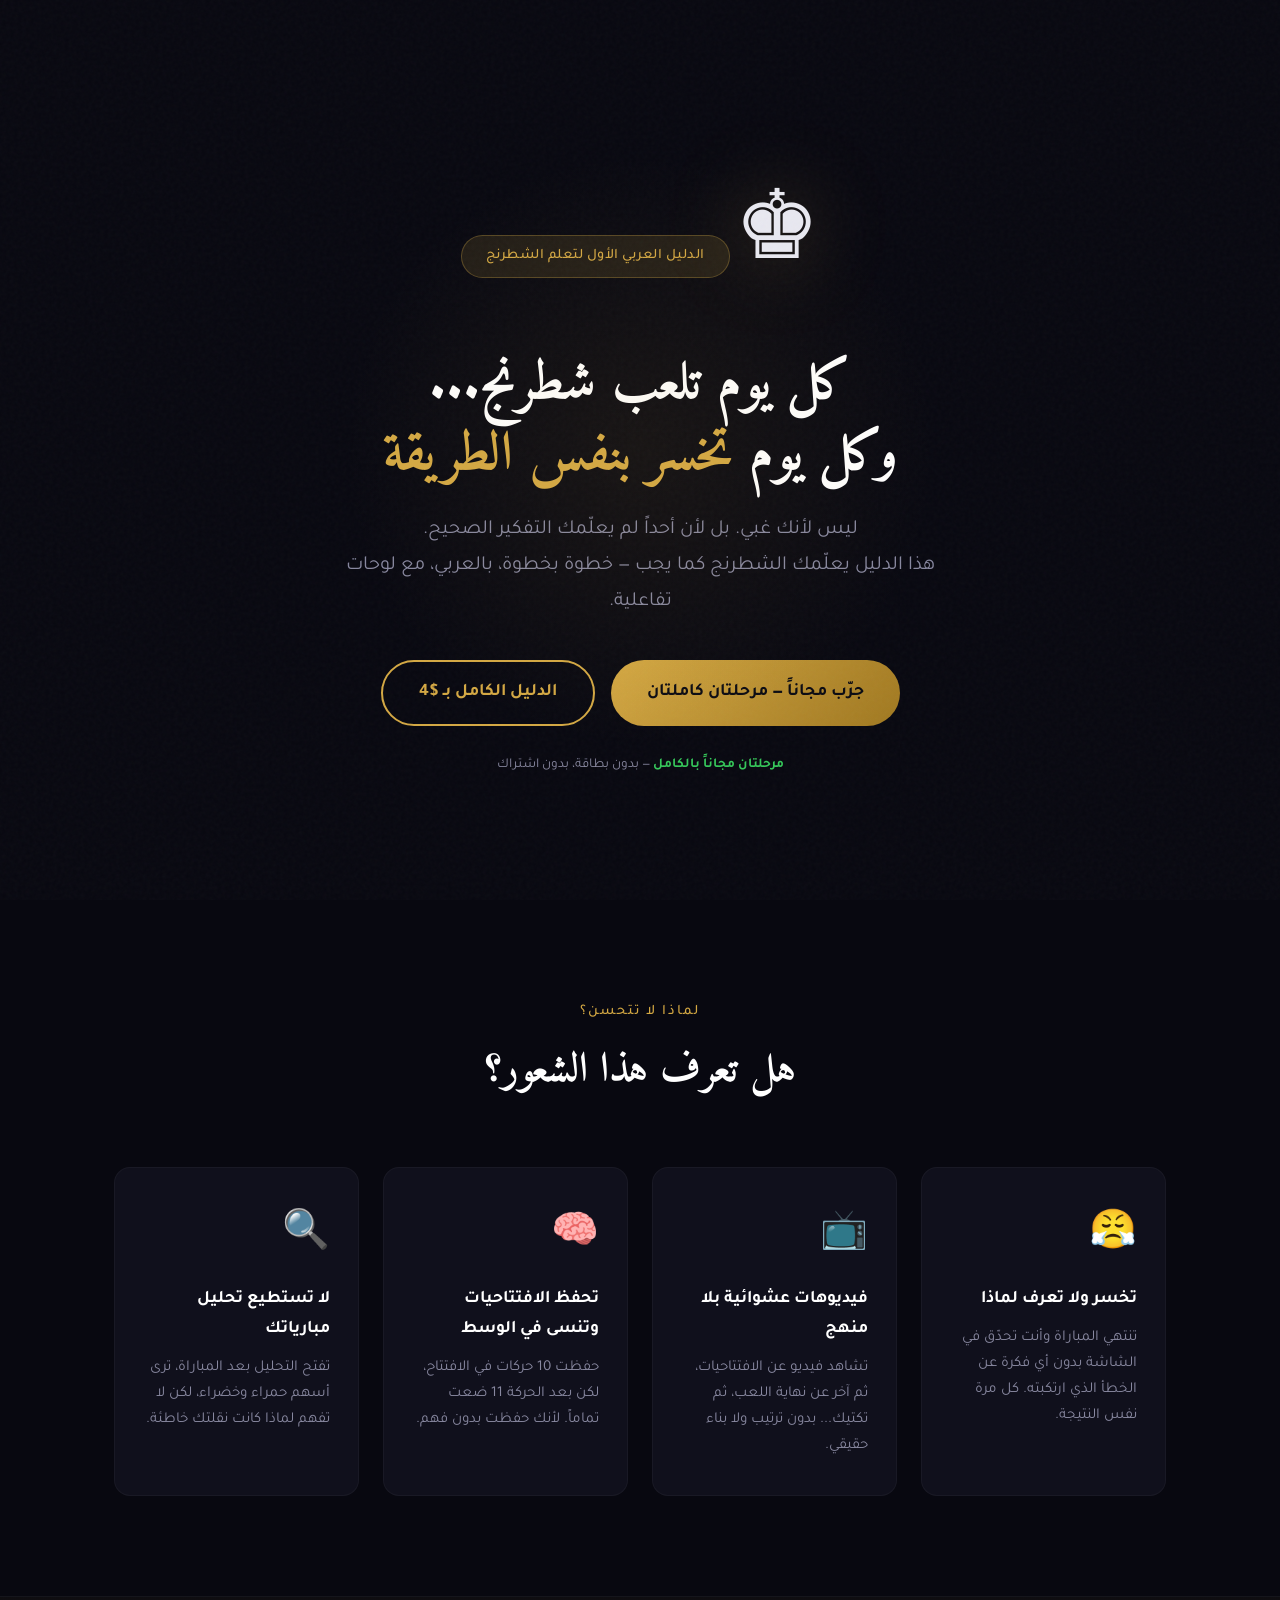
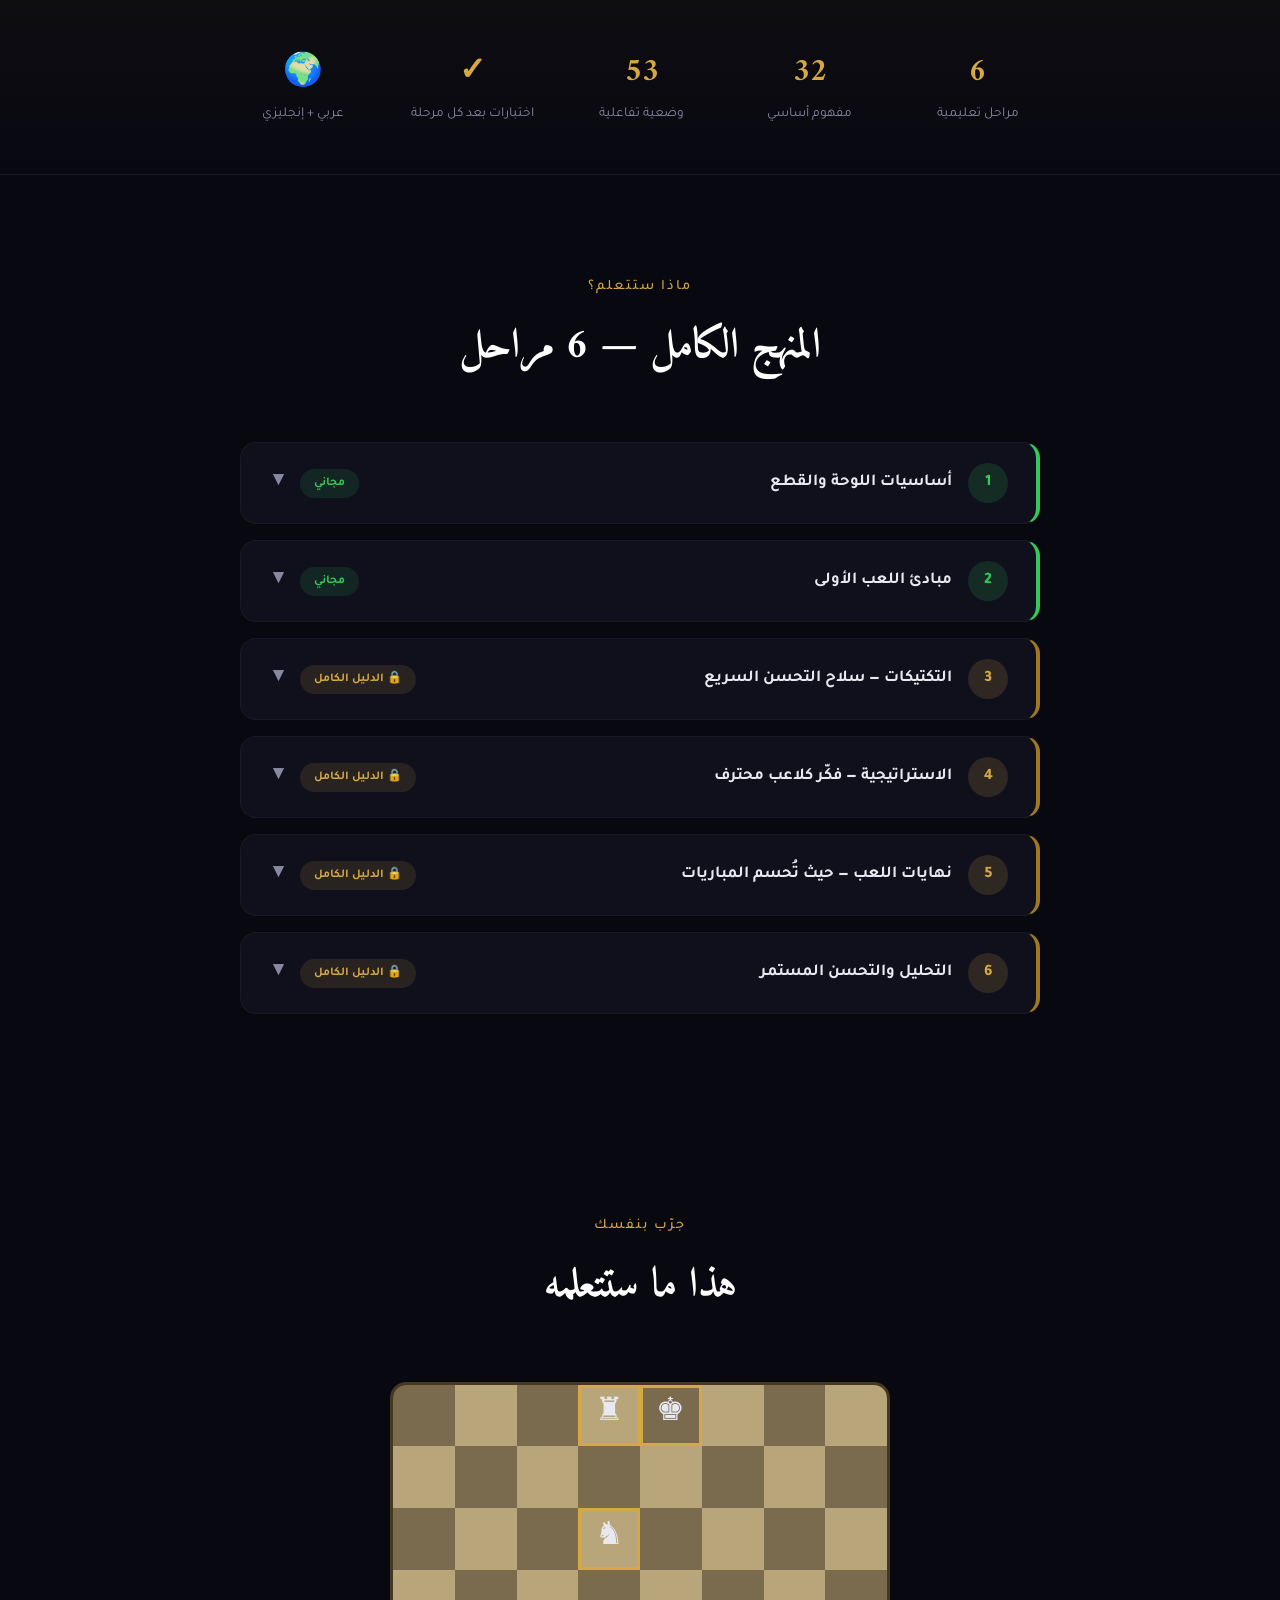
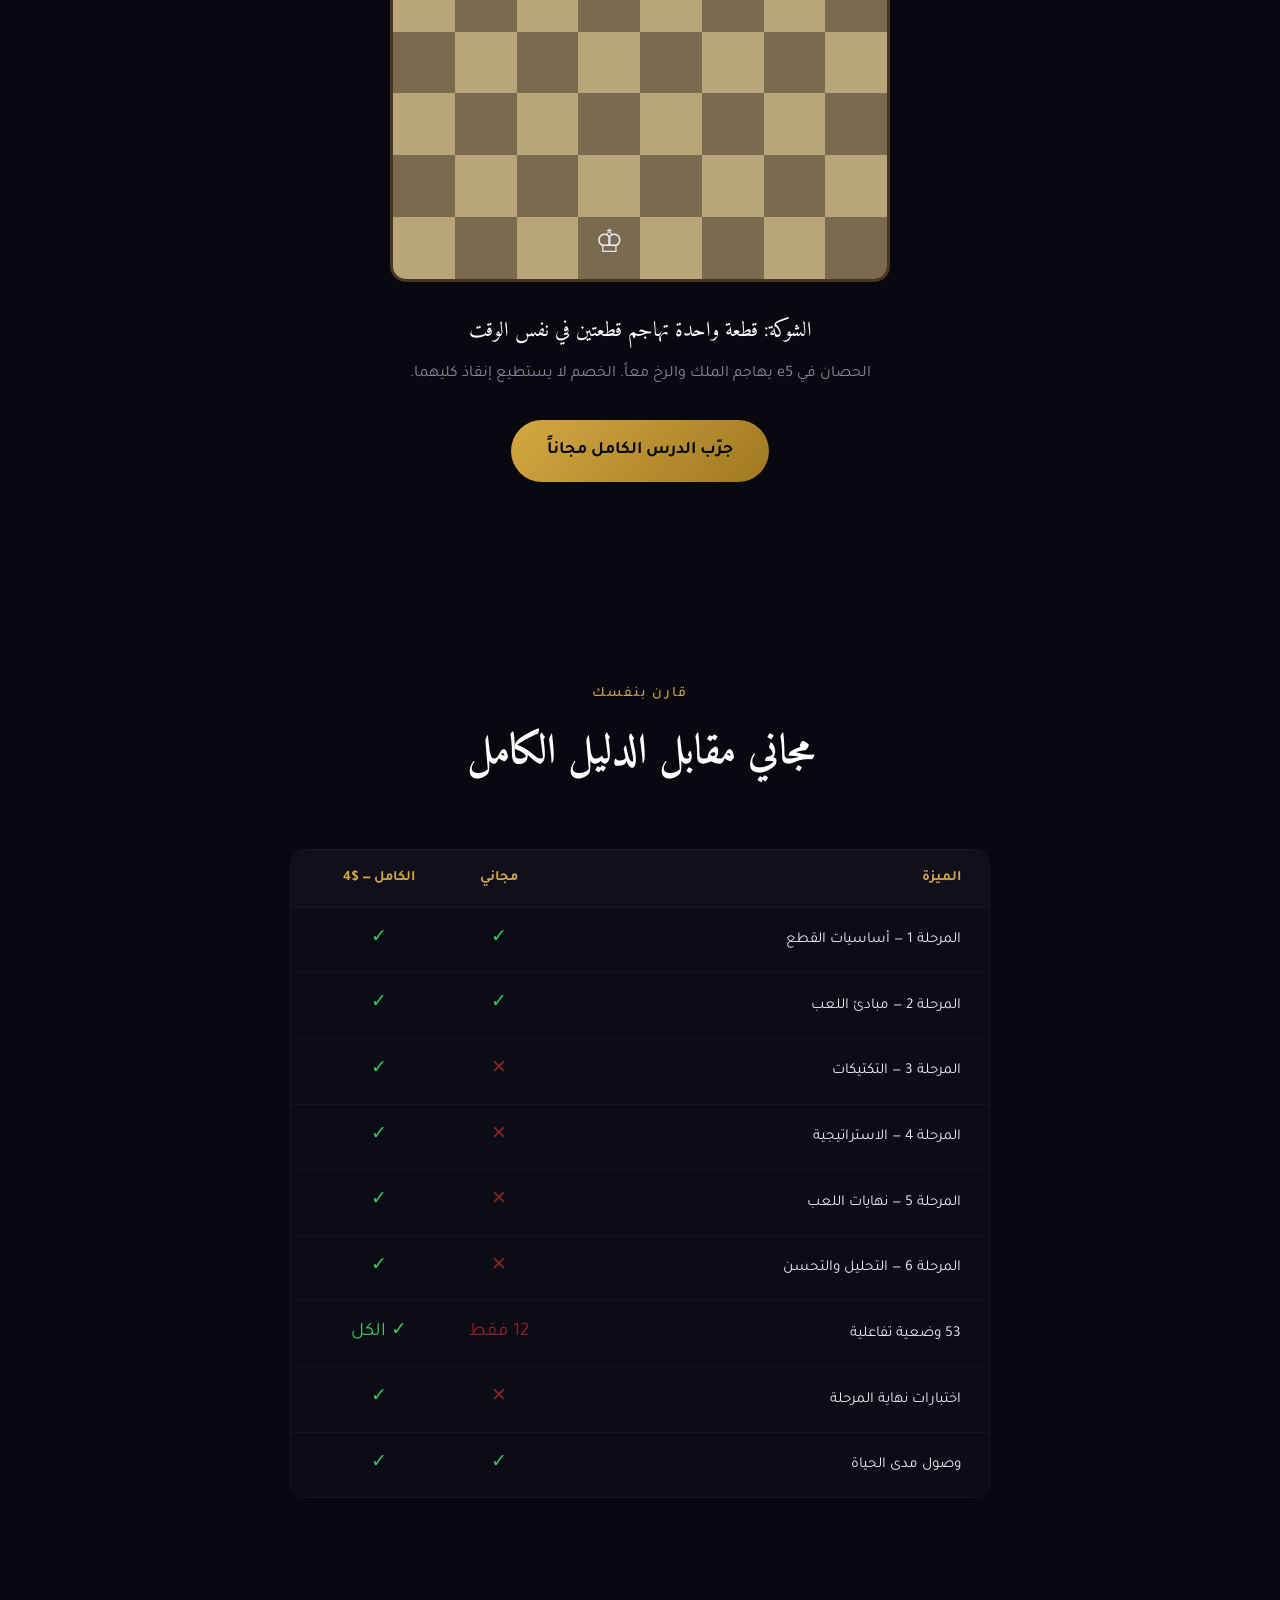
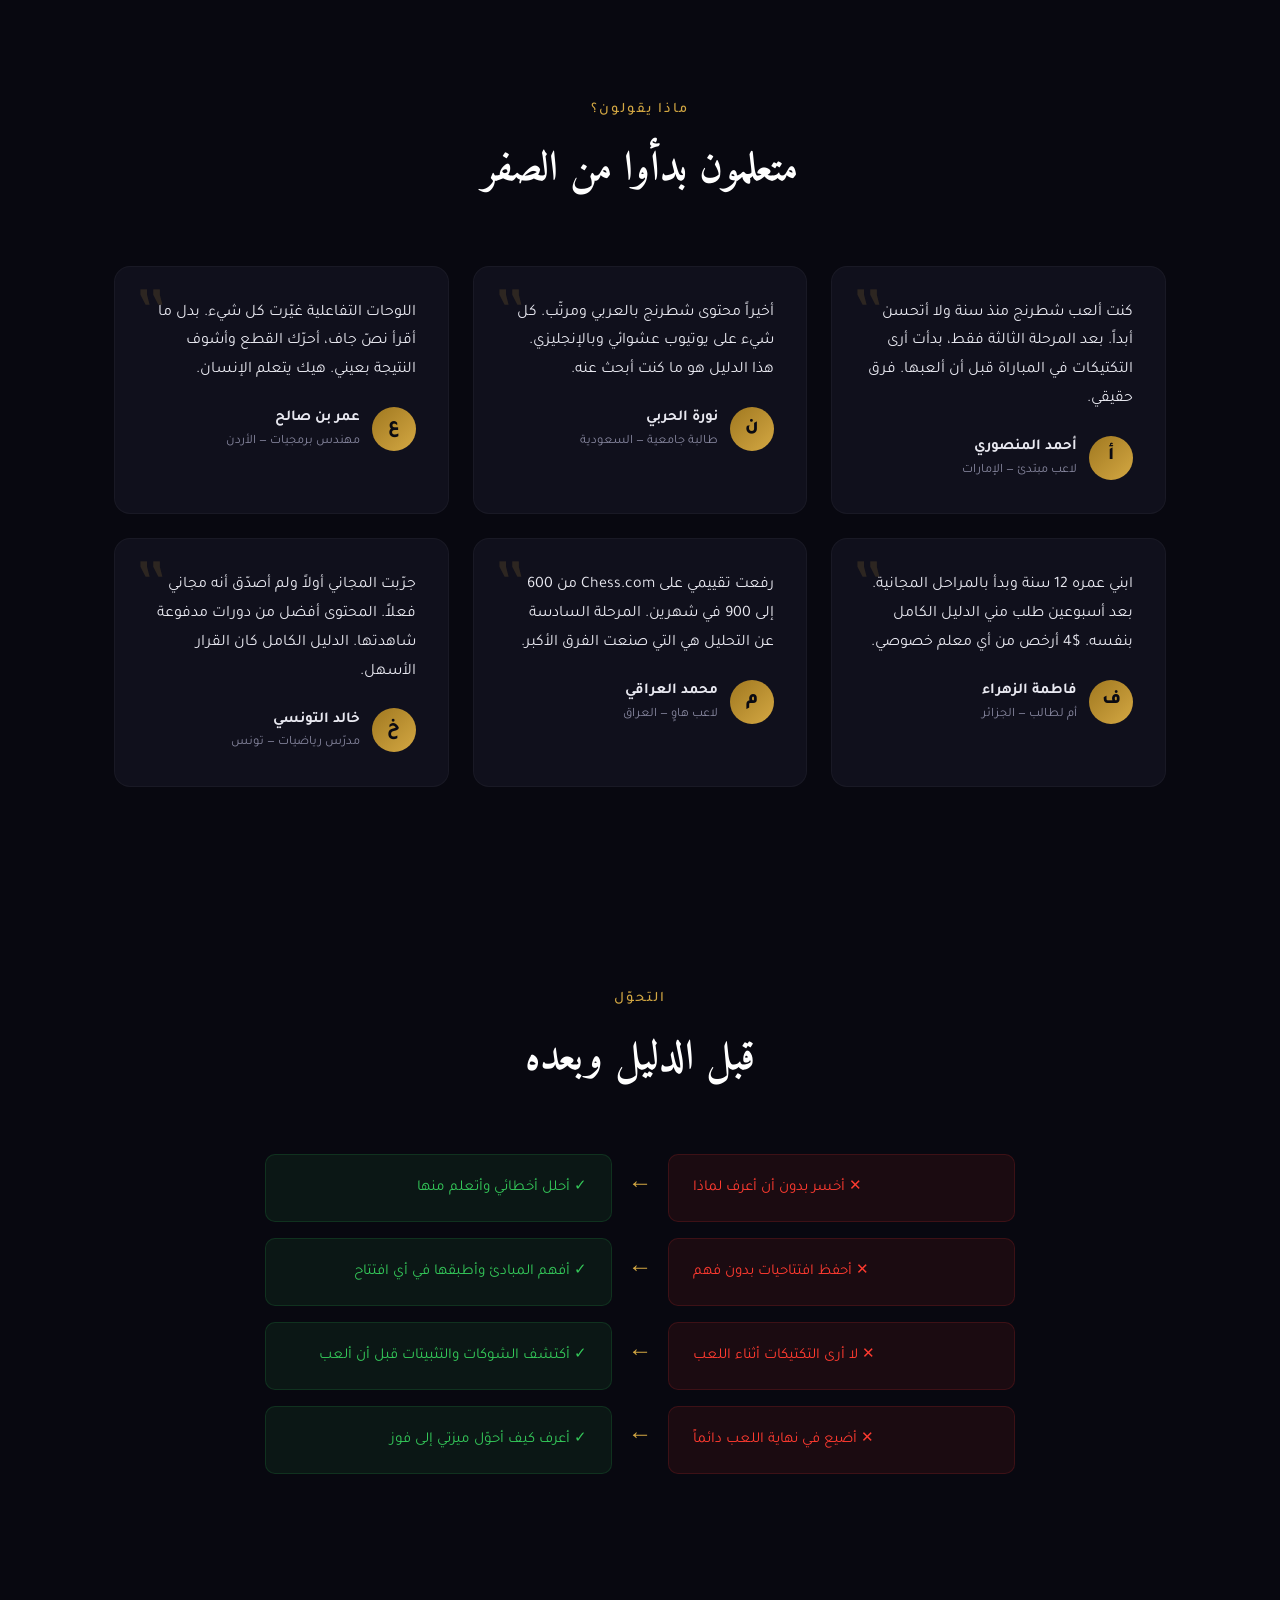
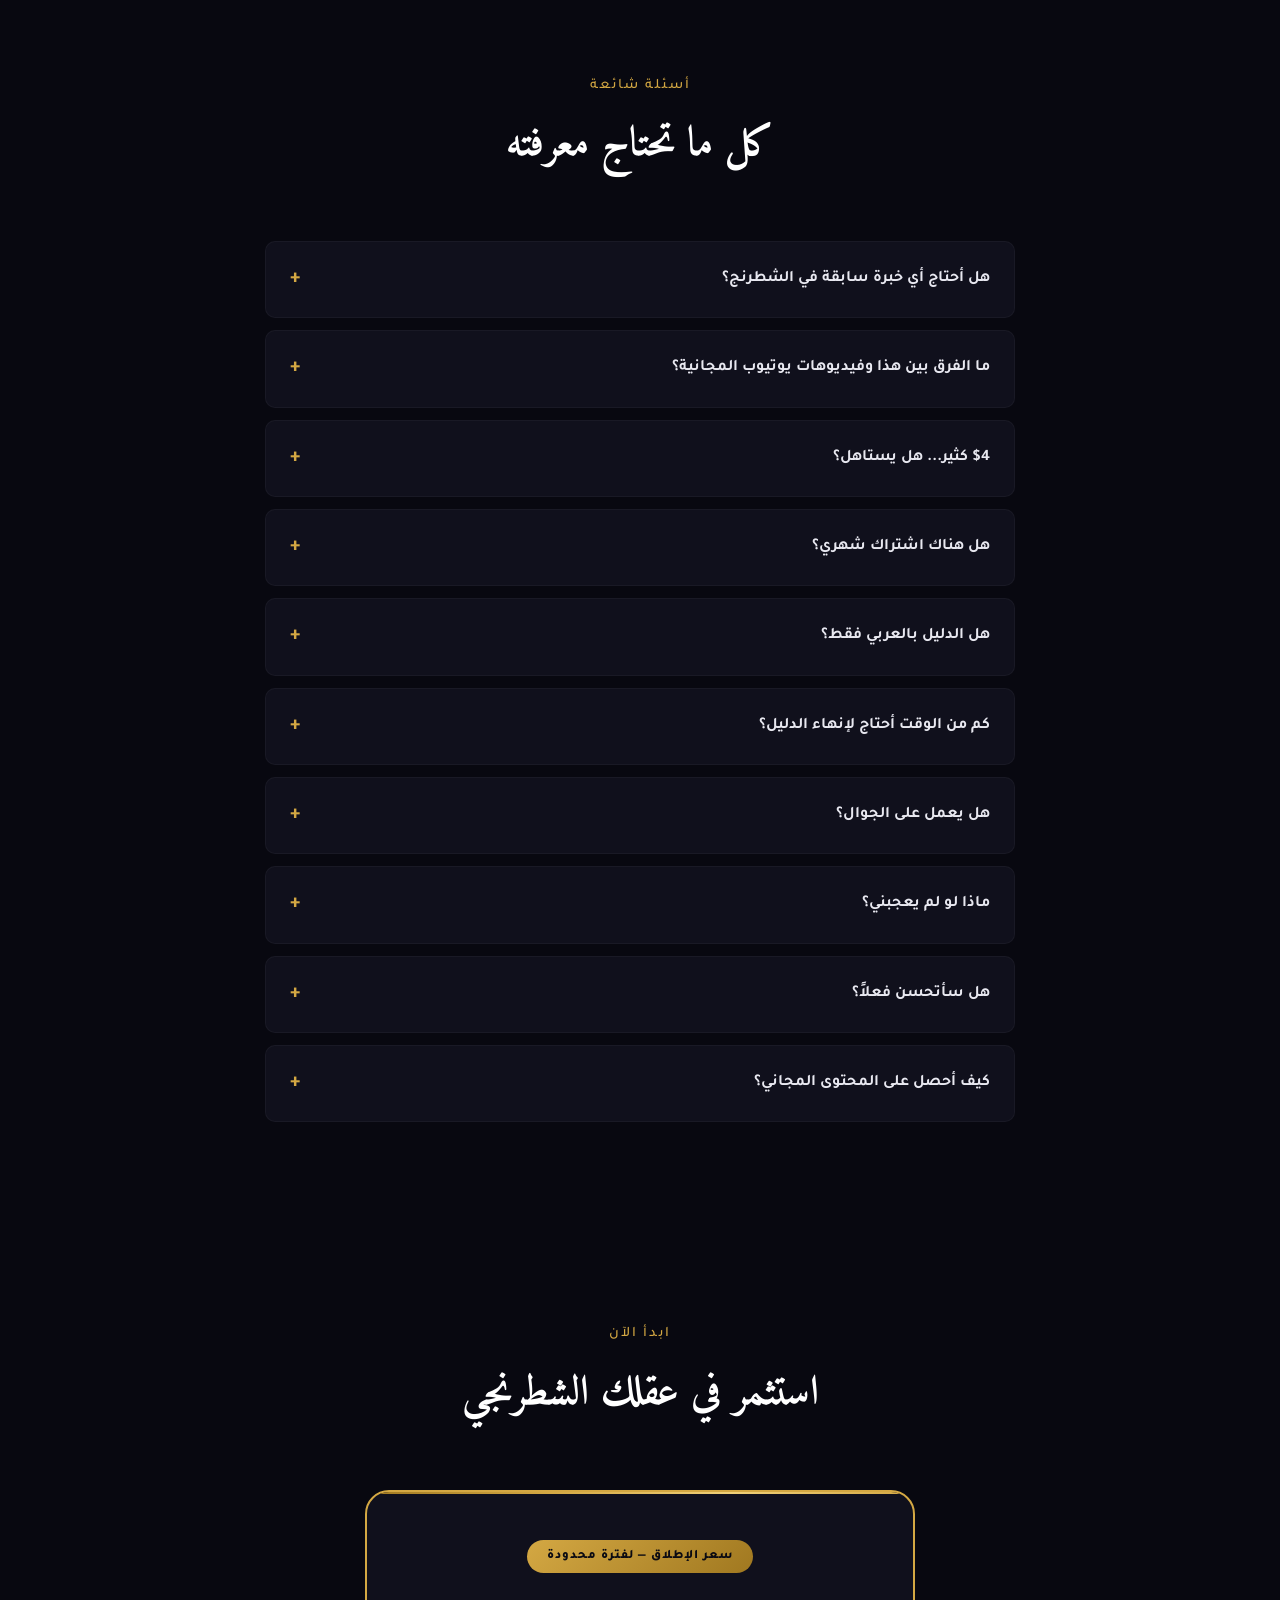
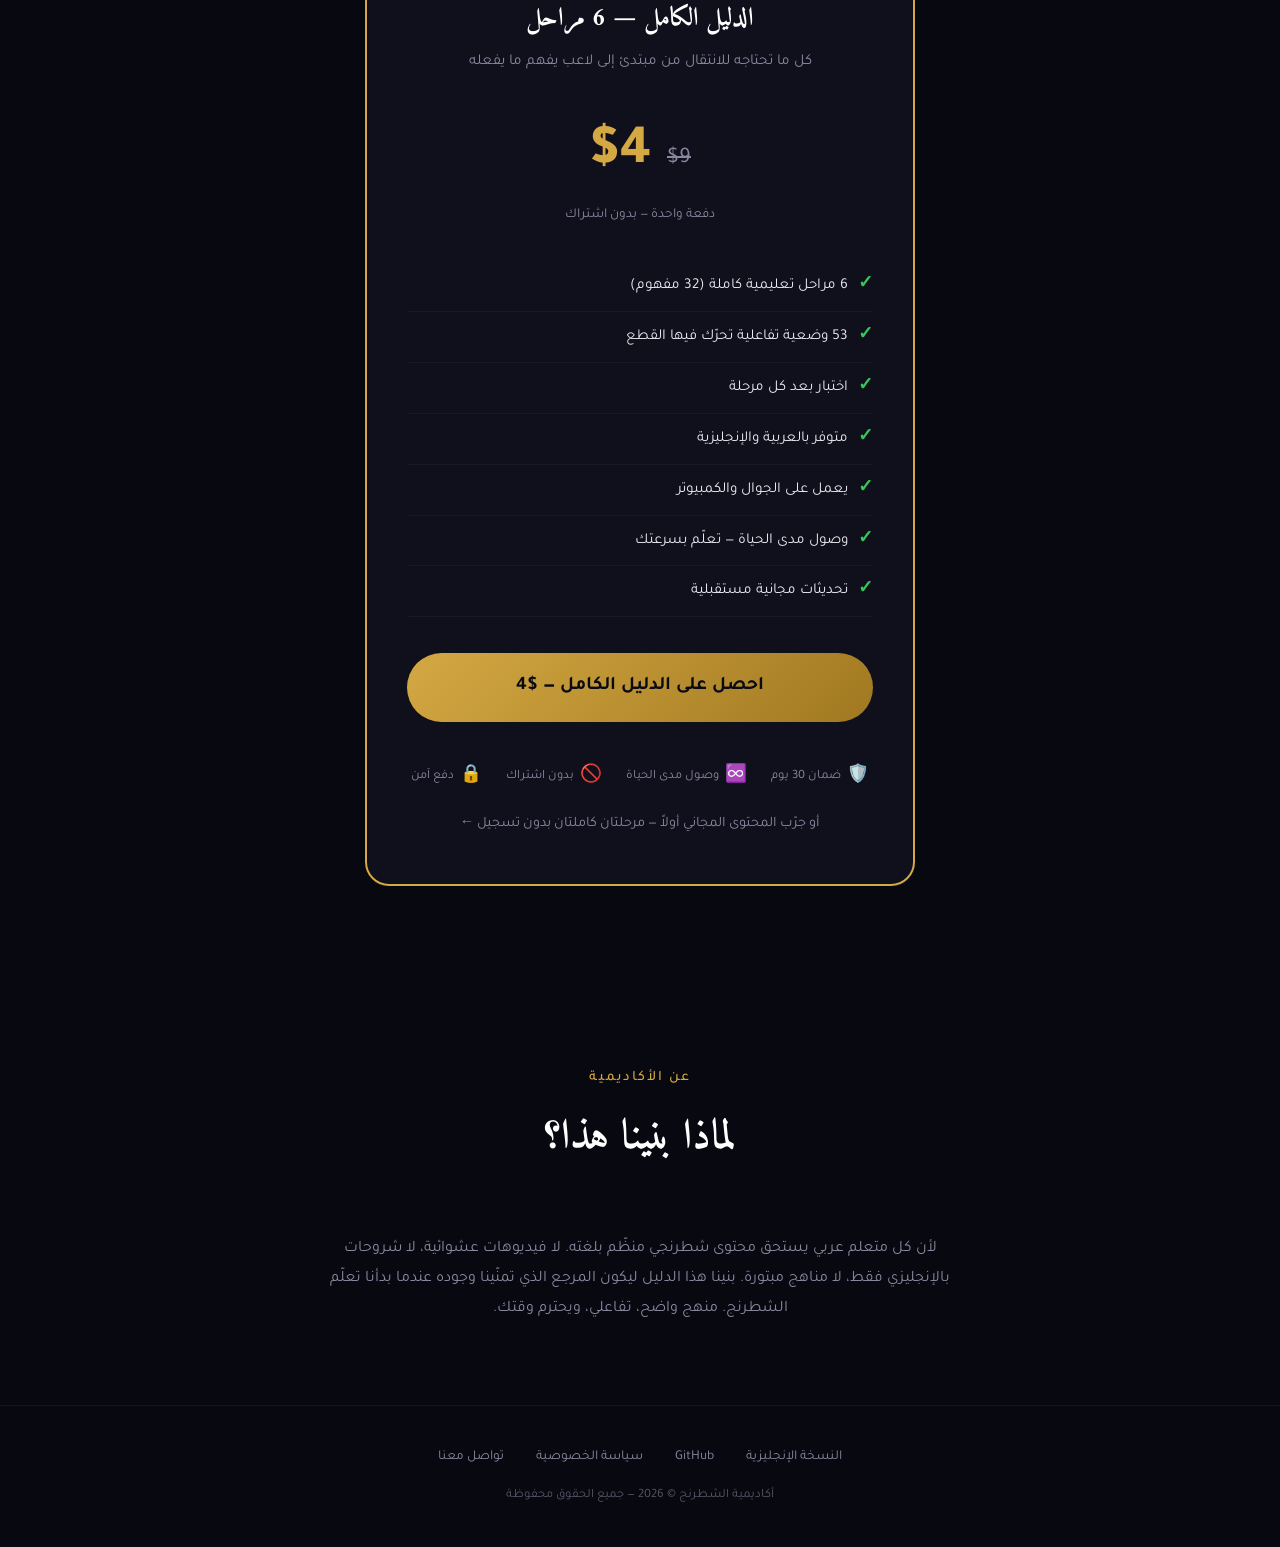
<file: index.html>
<!DOCTYPE html>
<html lang="ar" dir="rtl">
<head>
<meta charset="UTF-8">
<meta name="viewport" content="width=device-width, initial-scale=1.0">
<title>أكاديمية الشطرنج — تعلّم الشطرنج بالعربية من الصفر حتى الاحتراف</title>
<meta name="description" content="الدليل العربي الأول لتعلم الشطرنج. 6 مراحل، 32 مفهوم، لوحات تفاعلية واختبارات. ابدأ مجاناً ثم أكمل الدليل الكامل بـ 4 دولار فقط.">
<meta name="keywords" content="تعلم شطرنج, شطرنج بالعربي, دورة شطرنج, أكاديمية شطرنج, chess course arabic">

<!-- Open Graph -->
<meta property="og:title" content="أكاديمية الشطرنج — الدليل العربي الأول">
<meta property="og:description" content="6 مراحل، 32 مفهوم، لوحات تفاعلية. مرحلتان مجاناً. الدليل الكامل بـ $4 فقط.">
<meta property="og:type" content="website">
<meta property="og:locale" content="ar_AR">
<meta property="og:image" content="https://chess-academy.example.com/og-image.png">

<!-- Twitter Card -->
<meta name="twitter:card" content="summary_large_image">
<meta name="twitter:title" content="أكاديمية الشطرنج — الدليل العربي الأول">
<meta name="twitter:description" content="تعلّم الشطرنج بالعربية. ابدأ مجاناً الآن.">

<!-- Structured Data -->
<script type="application/ld+json">
{
  "@context": "https://schema.org",
  "@type": "Course",
  "name": "أكاديمية الشطرنج — الدليل العربي الأول",
  "description": "دورة شطرنج تفاعلية بالعربية، 6 مراحل و32 مفهوم مع لوحات تفاعلية واختبارات",
  "provider": { "@type": "Organization", "name": "أكاديمية الشطرنج" },
  "inLanguage": ["ar", "en"],
  "offers": {
    "@type": "Offer",
    "price": "4",
    "priceCurrency": "USD",
    "availability": "https://schema.org/InStock"
  }
}
</script>

<!-- Fonts -->
<link rel="preconnect" href="https://fonts.googleapis.com">
<link rel="preconnect" href="https://fonts.gstatic.com" crossorigin>
<link href="https://fonts.googleapis.com/css2?family=Amiri:wght@400;700&family=Tajawal:wght@300;400;500;700;800&display=swap" rel="stylesheet">

<style>
/* ============ RESET & BASE ============ */
*, *::before, *::after { margin: 0; padding: 0; box-sizing: border-box; }

:root {
  --bg: #080810;
  --card: #10101c;
  --card-hover: #181830;
  --gold: #d4a843;
  --gold-light: #f0d078;
  --gold-dim: #a07820;
  --text: #e8e8f0;
  --text-muted: #8888a0;
  --green: #34c759;
  --red: #ff3b30;
  --white: #ffffff;
  --radius: 16px;
  --radius-sm: 10px;
}

html { scroll-behavior: smooth; font-size: 16px; }

body {
  font-family: 'Tajawal', sans-serif;
  background: var(--bg);
  color: var(--text);
  direction: rtl;
  line-height: 1.7;
  overflow-x: hidden;
}

/* Grain Overlay */
body::before {
  content: '';
  position: fixed;
  inset: 0;
  background-image: url("data:image/svg+xml,%3Csvg viewBox='0 0 256 256' xmlns='http://www.w3.org/2000/svg'%3E%3Cfilter id='noise'%3E%3CfeTurbulence type='fractalNoise' baseFrequency='0.9' numOctaves='4' stitchTiles='stitch'/%3E%3C/filter%3E%3Crect width='100%25' height='100%25' filter='url(%23noise)' opacity='0.03'/%3E%3C/svg%3E");
  pointer-events: none;
  z-index: 9999;
}

h1, h2, h3, h4 { font-family: 'Amiri', serif; }

a { color: var(--gold); text-decoration: none; }
a:hover { color: var(--gold-light); }

.container { max-width: 1100px; margin: 0 auto; padding: 0 24px; }

/* ============ ANIMATIONS ============ */
@keyframes float {
  0%, 100% { transform: translateY(0); }
  50% { transform: translateY(-18px); }
}

@keyframes fadeInUp {
  from { opacity: 0; transform: translateY(40px); }
  to { opacity: 1; transform: translateY(0); }
}

@keyframes pulse {
  0%, 100% { box-shadow: 0 0 0 0 rgba(212,168,67,0.4); }
  50% { box-shadow: 0 0 0 16px rgba(212,168,67,0); }
}

.reveal {
  opacity: 0;
  transform: translateY(40px);
  transition: opacity 0.7s ease, transform 0.7s ease;
}
.reveal.visible {
  opacity: 1;
  transform: translateY(0);
}

/* ============ BUTTONS ============ */
.btn {
  display: inline-flex;
  align-items: center;
  gap: 10px;
  padding: 16px 36px;
  border-radius: 50px;
  font-family: 'Tajawal', sans-serif;
  font-size: 1.1rem;
  font-weight: 700;
  border: none;
  cursor: pointer;
  transition: all 0.3s ease;
  text-decoration: none;
}

.btn-primary {
  background: linear-gradient(135deg, var(--gold), var(--gold-dim));
  color: #0a0a12;
  animation: pulse 2.5s infinite;
}
.btn-primary:hover {
  transform: translateY(-3px);
  box-shadow: 0 8px 30px rgba(212,168,67,0.35);
  color: #0a0a12;
}

.btn-secondary {
  background: transparent;
  color: var(--gold);
  border: 2px solid var(--gold);
}
.btn-secondary:hover {
  background: rgba(212,168,67,0.1);
  transform: translateY(-3px);
  color: var(--gold-light);
}

/* ============ HERO ============ */
.hero {
  min-height: 100vh;
  display: flex;
  align-items: center;
  justify-content: center;
  text-align: center;
  padding: 120px 24px 80px;
  position: relative;
  overflow: hidden;
}

.hero::before {
  content: '';
  position: absolute;
  width: 600px;
  height: 600px;
  background: radial-gradient(circle, rgba(212,168,67,0.08) 0%, transparent 70%);
  top: 50%;
  left: 50%;
  transform: translate(-50%, -50%);
  pointer-events: none;
}

.hero-chess-piece {
  font-size: 6rem;
  animation: float 4s ease-in-out infinite;
  margin-bottom: 24px;
  display: inline-block;
  filter: drop-shadow(0 0 40px rgba(212,168,67,0.3));
}

.hero-badge {
  display: inline-block;
  background: rgba(212,168,67,0.12);
  border: 1px solid rgba(212,168,67,0.3);
  color: var(--gold);
  padding: 8px 24px;
  border-radius: 50px;
  font-size: 0.9rem;
  font-weight: 500;
  margin-bottom: 28px;
  letter-spacing: 0.5px;
}

.hero h1 {
  font-size: clamp(2rem, 5vw, 3.4rem);
  line-height: 1.3;
  margin-bottom: 20px;
  color: var(--white);
}

.hero h1 span { color: var(--gold); }

.hero-sub {
  font-size: 1.25rem;
  color: var(--text-muted);
  max-width: 650px;
  margin: 0 auto 40px;
  line-height: 1.8;
}

.hero-buttons {
  display: flex;
  gap: 16px;
  justify-content: center;
  flex-wrap: wrap;
}

.hero-note {
  margin-top: 28px;
  font-size: 0.85rem;
  color: var(--text-muted);
}
.hero-note strong { color: var(--green); }

/* ============ PROBLEM SECTION ============ */
.problem {
  padding: 100px 0;
}

.section-label {
  text-align: center;
  font-size: 0.9rem;
  color: var(--gold);
  text-transform: uppercase;
  letter-spacing: 2px;
  margin-bottom: 12px;
  font-family: 'Tajawal', sans-serif;
  font-weight: 500;
}

.section-title {
  text-align: center;
  font-size: clamp(1.8rem, 4vw, 2.6rem);
  color: var(--white);
  margin-bottom: 60px;
}

.pain-grid {
  display: grid;
  grid-template-columns: repeat(auto-fit, minmax(240px, 1fr));
  gap: 24px;
}

.pain-card {
  background: var(--card);
  border-radius: var(--radius);
  padding: 36px 28px;
  border: 1px solid rgba(255,255,255,0.04);
  transition: all 0.3s ease;
}
.pain-card:hover {
  border-color: rgba(212,168,67,0.2);
  transform: translateY(-4px);
}

.pain-icon {
  font-size: 2.4rem;
  margin-bottom: 16px;
  display: block;
}

.pain-card h3 {
  font-family: 'Tajawal', sans-serif;
  font-size: 1.1rem;
  font-weight: 700;
  margin-bottom: 10px;
  color: var(--white);
}

.pain-card p {
  color: var(--text-muted);
  font-size: 0.95rem;
  line-height: 1.7;
}

/* ============ STATS STRIP ============ */
.stats {
  padding: 48px 0;
  border-top: 1px solid rgba(255,255,255,0.05);
  border-bottom: 1px solid rgba(255,255,255,0.05);
  background: linear-gradient(180deg, rgba(212,168,67,0.03) 0%, transparent 100%);
}

.stats-grid {
  display: flex;
  justify-content: center;
  flex-wrap: wrap;
  gap: 12px 48px;
}

.stat-item {
  text-align: center;
  min-width: 120px;
}

.stat-number {
  font-family: 'Amiri', serif;
  font-size: 2rem;
  color: var(--gold);
  font-weight: 700;
}

.stat-label {
  font-size: 0.85rem;
  color: var(--text-muted);
  margin-top: 4px;
}

/* ============ CURRICULUM ============ */
.curriculum {
  padding: 100px 0;
}

.phase-list {
  max-width: 800px;
  margin: 0 auto;
  display: flex;
  flex-direction: column;
  gap: 16px;
}

.phase-card {
  background: var(--card);
  border-radius: var(--radius);
  border: 1px solid rgba(255,255,255,0.04);
  overflow: hidden;
  transition: border-color 0.3s;
}
.phase-card:hover { border-color: rgba(212,168,67,0.15); }

.phase-card.free { border-right: 4px solid var(--green); }
.phase-card.locked { border-right: 4px solid var(--gold-dim); }

.phase-header {
  display: flex;
  align-items: center;
  justify-content: space-between;
  padding: 20px 28px;
  cursor: pointer;
  user-select: none;
}

.phase-header:hover { background: rgba(255,255,255,0.02); }

.phase-info { display: flex; align-items: center; gap: 16px; }

.phase-num {
  width: 40px;
  height: 40px;
  border-radius: 50%;
  display: flex;
  align-items: center;
  justify-content: center;
  font-weight: 800;
  font-size: 1rem;
  flex-shrink: 0;
}

.phase-card.free .phase-num {
  background: rgba(52,199,89,0.15);
  color: var(--green);
}
.phase-card.locked .phase-num {
  background: rgba(212,168,67,0.15);
  color: var(--gold);
}

.phase-title-text { font-weight: 700; font-size: 1.05rem; }

.phase-badge {
  font-size: 0.75rem;
  padding: 4px 14px;
  border-radius: 50px;
  font-weight: 600;
}

.phase-card.free .phase-badge {
  background: rgba(52,199,89,0.12);
  color: var(--green);
}
.phase-card.locked .phase-badge {
  background: rgba(212,168,67,0.12);
  color: var(--gold);
}

.phase-toggle {
  font-size: 1.2rem;
  color: var(--text-muted);
  transition: transform 0.3s;
  margin-inline-start: 12px;
}
.phase-card.open .phase-toggle { transform: rotate(180deg); }

.phase-content {
  max-height: 0;
  overflow: hidden;
  transition: max-height 0.4s ease;
}

.phase-content-inner {
  padding: 0 28px 24px;
  display: flex;
  flex-wrap: wrap;
  gap: 8px;
}

.concept-tag {
  background: rgba(255,255,255,0.05);
  padding: 6px 16px;
  border-radius: 50px;
  font-size: 0.85rem;
  color: var(--text-muted);
}

/* ============ INTERACTIVE PREVIEW ============ */
.preview {
  padding: 100px 0;
  text-align: center;
}

.preview-board-wrapper {
  max-width: 500px;
  margin: 0 auto 32px;
  position: relative;
}

.mini-board {
  display: grid;
  grid-template-columns: repeat(8, 1fr);
  aspect-ratio: 1;
  border-radius: var(--radius);
  overflow: hidden;
  border: 3px solid rgba(212,168,67,0.3);
}

.cell {
  aspect-ratio: 1;
  display: flex;
  align-items: center;
  justify-content: center;
  font-size: clamp(1.2rem, 4vw, 2rem);
  position: relative;
}

.cell.light { background: #b8a67a; }
.cell.dark { background: #7a6a4e; }
.cell.highlight { box-shadow: inset 0 0 0 3px var(--gold); }

.preview-caption {
  font-size: 1.3rem;
  color: var(--white);
  margin-bottom: 12px;
  font-family: 'Amiri', serif;
}

.preview-desc {
  color: var(--text-muted);
  margin-bottom: 32px;
  font-size: 1rem;
}

/* ============ COMPARISON TABLE ============ */
.comparison {
  padding: 100px 0;
}

.compare-table {
  max-width: 700px;
  margin: 0 auto;
  border-radius: var(--radius);
  overflow: hidden;
  border: 1px solid rgba(255,255,255,0.06);
}

.compare-row {
  display: grid;
  grid-template-columns: 1fr 120px 120px;
  align-items: center;
  padding: 16px 28px;
  border-bottom: 1px solid rgba(255,255,255,0.04);
}

.compare-row:last-child { border-bottom: none; }

.compare-header {
  background: var(--card);
  font-weight: 700;
  color: var(--gold);
  font-size: 0.9rem;
}

.compare-row:not(.compare-header) { background: rgba(16,16,28,0.6); }
.compare-row:not(.compare-header):hover { background: var(--card); }

.compare-feature { font-size: 0.95rem; }

.compare-check {
  text-align: center;
  font-size: 1.2rem;
}

.check-yes { color: var(--green); }
.check-no { color: var(--red); opacity: 0.5; }

/* ============ TESTIMONIALS ============ */
.testimonials {
  padding: 100px 0;
}

.testimonial-grid {
  display: grid;
  grid-template-columns: repeat(auto-fit, minmax(300px, 1fr));
  gap: 24px;
}

.testimonial-card {
  background: var(--card);
  border-radius: var(--radius);
  padding: 32px;
  border: 1px solid rgba(255,255,255,0.04);
  position: relative;
}

.testimonial-card::before {
  content: '\201F';
  position: absolute;
  top: 16px;
  left: 20px;
  font-size: 4rem;
  color: rgba(212,168,67,0.15);
  font-family: serif;
  line-height: 1;
}

.testimonial-text {
  font-size: 1rem;
  line-height: 1.8;
  margin-bottom: 20px;
  color: var(--text);
}

.testimonial-author {
  display: flex;
  align-items: center;
  gap: 12px;
}

.testimonial-avatar {
  width: 44px;
  height: 44px;
  border-radius: 50%;
  background: linear-gradient(135deg, var(--gold-dim), var(--gold));
  display: flex;
  align-items: center;
  justify-content: center;
  font-size: 1.2rem;
  color: #0a0a12;
  font-weight: 800;
}

.testimonial-name { font-weight: 700; font-size: 0.95rem; }
.testimonial-role { font-size: 0.8rem; color: var(--text-muted); }

/* ============ BEFORE / AFTER ============ */
.before-after {
  padding: 100px 0;
}

.ba-grid {
  max-width: 750px;
  margin: 0 auto;
  display: flex;
  flex-direction: column;
  gap: 16px;
}

.ba-row {
  display: grid;
  grid-template-columns: 1fr auto 1fr;
  gap: 16px;
  align-items: center;
}

.ba-before, .ba-after {
  padding: 20px 24px;
  border-radius: var(--radius-sm);
  font-size: 0.95rem;
}

.ba-before {
  background: rgba(255,59,48,0.08);
  border: 1px solid rgba(255,59,48,0.15);
  color: var(--red);
  text-align: left;
}

.ba-after {
  background: rgba(52,199,89,0.08);
  border: 1px solid rgba(52,199,89,0.15);
  color: var(--green);
}

.ba-arrow {
  font-size: 1.5rem;
  color: var(--gold);
}

/* ============ FAQ ============ */
.faq {
  padding: 100px 0;
}

.faq-list {
  max-width: 750px;
  margin: 0 auto;
  display: flex;
  flex-direction: column;
  gap: 12px;
}

.faq-item {
  background: var(--card);
  border-radius: var(--radius-sm);
  border: 1px solid rgba(255,255,255,0.04);
  overflow: hidden;
}

.faq-question {
  display: flex;
  justify-content: space-between;
  align-items: center;
  padding: 20px 24px;
  cursor: pointer;
  font-weight: 700;
  font-size: 1rem;
  user-select: none;
  transition: background 0.2s;
}
.faq-question:hover { background: rgba(255,255,255,0.02); }

.faq-icon {
  font-size: 1.3rem;
  color: var(--gold);
  transition: transform 0.3s;
  flex-shrink: 0;
  margin-inline-start: 16px;
}
.faq-item.open .faq-icon { transform: rotate(45deg); }

.faq-answer {
  max-height: 0;
  overflow: hidden;
  transition: max-height 0.4s ease;
}

.faq-answer-inner {
  padding: 0 24px 20px;
  color: var(--text-muted);
  line-height: 1.8;
  font-size: 0.95rem;
}

/* ============ PRICING ============ */
.pricing {
  padding: 100px 0;
}

.pricing-card {
  max-width: 550px;
  margin: 0 auto;
  background: var(--card);
  border-radius: 24px;
  border: 2px solid var(--gold);
  padding: 48px 40px;
  text-align: center;
  position: relative;
  overflow: hidden;
}

.pricing-card::before {
  content: '';
  position: absolute;
  top: -2px;
  left: -2px;
  right: -2px;
  height: 4px;
  background: linear-gradient(90deg, var(--gold-dim), var(--gold), var(--gold-light), var(--gold));
}

.pricing-label {
  display: inline-block;
  background: linear-gradient(135deg, var(--gold), var(--gold-dim));
  color: #0a0a12;
  padding: 6px 20px;
  border-radius: 50px;
  font-size: 0.8rem;
  font-weight: 800;
  margin-bottom: 24px;
  letter-spacing: 1px;
}

.pricing-title {
  font-size: 1.6rem;
  color: var(--white);
  margin-bottom: 8px;
}

.pricing-subtitle {
  color: var(--text-muted);
  font-size: 0.95rem;
  margin-bottom: 32px;
}

.pricing-price {
  margin-bottom: 32px;
}

.price-old {
  font-size: 1.4rem;
  color: var(--text-muted);
  text-decoration: line-through;
  margin-left: 12px;
}

.price-current {
  font-size: 3.5rem;
  font-weight: 800;
  color: var(--gold);
}

.price-currency {
  font-size: 1.2rem;
  color: var(--text-muted);
}

.price-note {
  font-size: 0.85rem;
  color: var(--text-muted);
  margin-top: 6px;
}

.pricing-features {
  text-align: right;
  margin-bottom: 36px;
}

.pricing-features li {
  list-style: none;
  padding: 10px 0;
  border-bottom: 1px solid rgba(255,255,255,0.04);
  font-size: 0.95rem;
  display: flex;
  align-items: center;
  gap: 10px;
}

.pricing-features li::before {
  content: '✓';
  color: var(--green);
  font-weight: 700;
  font-size: 1.1rem;
}

.pricing-btn {
  width: 100%;
  justify-content: center;
  font-size: 1.2rem;
  padding: 18px 36px;
  margin-bottom: 16px;
}

.pricing-trust {
  display: flex;
  justify-content: center;
  gap: 24px;
  flex-wrap: wrap;
  margin-top: 24px;
}

.trust-badge {
  display: flex;
  align-items: center;
  gap: 6px;
  font-size: 0.8rem;
  color: var(--text-muted);
}

.trust-badge span { font-size: 1.1rem; }

.pricing-free-link {
  display: block;
  margin-top: 20px;
  color: var(--text-muted);
  font-size: 0.9rem;
}
.pricing-free-link:hover { color: var(--gold); }

/* ============ ABOUT ============ */
.about {
  padding: 80px 0;
  text-align: center;
}

.about p {
  max-width: 650px;
  margin: 0 auto;
  color: var(--text-muted);
  line-height: 1.9;
  font-size: 1rem;
}

/* ============ FOOTER ============ */
.footer {
  padding: 40px 0;
  border-top: 1px solid rgba(255,255,255,0.05);
  text-align: center;
}

.footer-links {
  display: flex;
  justify-content: center;
  gap: 32px;
  flex-wrap: wrap;
  margin-bottom: 16px;
}

.footer-links a {
  color: var(--text-muted);
  font-size: 0.85rem;
  transition: color 0.3s;
}
.footer-links a:hover { color: var(--gold); }

.footer-copy {
  font-size: 0.8rem;
  color: var(--text-muted);
  opacity: 0.6;
}

/* ============ RESPONSIVE ============ */
@media (max-width: 768px) {
  .hero { padding: 80px 20px 60px; }
  .hero-chess-piece { font-size: 4rem; }
  .btn { padding: 14px 28px; font-size: 1rem; }
  .compare-row { grid-template-columns: 1fr 80px 80px; padding: 12px 16px; }
  .compare-feature { font-size: 0.85rem; }
  .ba-row { grid-template-columns: 1fr; gap: 8px; text-align: center; }
  .ba-arrow { transform: rotate(90deg); }
  .ba-before { text-align: center; }
  .pricing-card { padding: 36px 24px; }
  .price-current { font-size: 2.8rem; }
  .testimonial-grid { grid-template-columns: 1fr; }
}

@media (max-width: 480px) {
  .stats-grid { gap: 8px 24px; }
  .stat-number { font-size: 1.5rem; }
}
</style>
</head>

<body>

<!-- ==================== HERO ==================== -->
<section class="hero" id="hero">
  <div class="container">
    <div class="hero-chess-piece">&#9818;</div>
    <div class="hero-badge">الدليل العربي الأول لتعلم الشطرنج</div>
    <h1>كل يوم تلعب شطرنج...<br>وكل يوم <span>تخسر بنفس الطريقة</span></h1>
    <p class="hero-sub">
      ليس لأنك غبي. بل لأن أحداً لم يعلّمك التفكير الصحيح.
      <br>هذا الدليل يعلّمك الشطرنج كما يجب — خطوة بخطوة، بالعربي، مع لوحات تفاعلية.
    </p>
    <div class="hero-buttons">
      <a href="#pricing" class="btn btn-primary">جرّب مجاناً — مرحلتان كاملتان</a>
      <a href="#pricing" class="btn btn-secondary">الدليل الكامل بـ $4</a>
    </div>
    <p class="hero-note">
      <strong>مرحلتان مجاناً بالكامل</strong> — بدون بطاقة، بدون اشتراك
    </p>
  </div>
</section>

<!-- ==================== PROBLEM ==================== -->
<section class="problem" id="problem">
  <div class="container">
    <div class="section-label reveal">لماذا لا تتحسن؟</div>
    <h2 class="section-title reveal">هل تعرف هذا الشعور؟</h2>
    <div class="pain-grid">
      <div class="pain-card reveal">
        <span class="pain-icon">😤</span>
        <h3>تخسر ولا تعرف لماذا</h3>
        <p>تنتهي المباراة وأنت تحدّق في الشاشة بدون أي فكرة عن الخطأ الذي ارتكبته. كل مرة نفس النتيجة.</p>
      </div>
      <div class="pain-card reveal">
        <span class="pain-icon">📺</span>
        <h3>فيديوهات عشوائية بلا منهج</h3>
        <p>تشاهد فيديو عن الافتتاحيات، ثم آخر عن نهاية اللعب، ثم تكتيك... بدون ترتيب ولا بناء حقيقي.</p>
      </div>
      <div class="pain-card reveal">
        <span class="pain-icon">🧠</span>
        <h3>تحفظ الافتتاحيات وتنسى في الوسط</h3>
        <p>حفظت 10 حركات في الافتتاح، لكن بعد الحركة 11 ضعت تماماً. لأنك حفظت بدون فهم.</p>
      </div>
      <div class="pain-card reveal">
        <span class="pain-icon">🔍</span>
        <h3>لا تستطيع تحليل مبارياتك</h3>
        <p>تفتح التحليل بعد المباراة، ترى أسهم حمراء وخضراء، لكن لا تفهم لماذا كانت نقلتك خاطئة.</p>
      </div>
    </div>
  </div>
</section>

<!-- ==================== STATS STRIP ==================== -->
<section class="stats reveal">
  <div class="container">
    <div class="stats-grid">
      <div class="stat-item">
        <div class="stat-number">6</div>
        <div class="stat-label">مراحل تعليمية</div>
      </div>
      <div class="stat-item">
        <div class="stat-number">32</div>
        <div class="stat-label">مفهوم أساسي</div>
      </div>
      <div class="stat-item">
        <div class="stat-number">53</div>
        <div class="stat-label">وضعية تفاعلية</div>
      </div>
      <div class="stat-item">
        <div class="stat-number">✓</div>
        <div class="stat-label">اختبارات بعد كل مرحلة</div>
      </div>
      <div class="stat-item">
        <div class="stat-number">🌍</div>
        <div class="stat-label">عربي + إنجليزي</div>
      </div>
    </div>
  </div>
</section>

<!-- ==================== CURRICULUM ==================== -->
<section class="curriculum" id="curriculum">
  <div class="container">
    <div class="section-label reveal">ماذا ستتعلم؟</div>
    <h2 class="section-title reveal">المنهج الكامل — 6 مراحل</h2>
    <div class="phase-list">

      <div class="phase-card free reveal">
        <div class="phase-header" onclick="togglePhase(this)">
          <div class="phase-info">
            <div class="phase-num">1</div>
            <div class="phase-title-text">أساسيات اللوحة والقطع</div>
          </div>
          <div style="display:flex;align-items:center;">
            <span class="phase-badge">مجاني</span>
            <span class="phase-toggle">▼</span>
          </div>
        </div>
        <div class="phase-content">
          <div class="phase-content-inner">
            <span class="concept-tag">ترتيب اللوحة</span>
            <span class="concept-tag">حركة كل قطعة</span>
            <span class="concept-tag">القيمة النسبية للقطع</span>
            <span class="concept-tag">التبييت (القصير والطويل)</span>
            <span class="concept-tag">الأخذ بالتجاوز</span>
            <span class="concept-tag">ترقية البيدق</span>
          </div>
        </div>
      </div>

      <div class="phase-card free reveal">
        <div class="phase-header" onclick="togglePhase(this)">
          <div class="phase-info">
            <div class="phase-num">2</div>
            <div class="phase-title-text">مبادئ اللعب الأولى</div>
          </div>
          <div style="display:flex;align-items:center;">
            <span class="phase-badge">مجاني</span>
            <span class="phase-toggle">▼</span>
          </div>
        </div>
        <div class="phase-content">
          <div class="phase-content-inner">
            <span class="concept-tag">السيطرة على المركز</span>
            <span class="concept-tag">تطوير القطع</span>
            <span class="concept-tag">سلامة الملك</span>
            <span class="concept-tag">الكش مات الأساسية</span>
            <span class="concept-tag">أخطاء الافتتاح الشائعة</span>
          </div>
        </div>
      </div>

      <div class="phase-card locked reveal">
        <div class="phase-header" onclick="togglePhase(this)">
          <div class="phase-info">
            <div class="phase-num">3</div>
            <div class="phase-title-text">التكتيكات — سلاح التحسن السريع</div>
          </div>
          <div style="display:flex;align-items:center;">
            <span class="phase-badge">🔒 الدليل الكامل</span>
            <span class="phase-toggle">▼</span>
          </div>
        </div>
        <div class="phase-content">
          <div class="phase-content-inner">
            <span class="concept-tag">الشوكة (Fork)</span>
            <span class="concept-tag">التثبيت (Pin)</span>
            <span class="concept-tag">السيخ (Skewer)</span>
            <span class="concept-tag">الهجوم المزدوج</span>
            <span class="concept-tag">الكشف (Discovered Attack)</span>
            <span class="concept-tag">التضحية التكتيكية</span>
          </div>
        </div>
      </div>

      <div class="phase-card locked reveal">
        <div class="phase-header" onclick="togglePhase(this)">
          <div class="phase-info">
            <div class="phase-num">4</div>
            <div class="phase-title-text">الاستراتيجية — فكّر كلاعب محترف</div>
          </div>
          <div style="display:flex;align-items:center;">
            <span class="phase-badge">🔒 الدليل الكامل</span>
            <span class="phase-toggle">▼</span>
          </div>
        </div>
        <div class="phase-content">
          <div class="phase-content-inner">
            <span class="concept-tag">بنية البيادق</span>
            <span class="concept-tag">المربعات الضعيفة</span>
            <span class="concept-tag">الأعمدة المفتوحة</span>
            <span class="concept-tag">زوج الفيلين</span>
            <span class="concept-tag">الخطة في وسط اللعب</span>
            <span class="concept-tag">التبادلات المفيدة</span>
          </div>
        </div>
      </div>

      <div class="phase-card locked reveal">
        <div class="phase-header" onclick="togglePhase(this)">
          <div class="phase-info">
            <div class="phase-num">5</div>
            <div class="phase-title-text">نهايات اللعب — حيث تُحسم المباريات</div>
          </div>
          <div style="display:flex;align-items:center;">
            <span class="phase-badge">🔒 الدليل الكامل</span>
            <span class="phase-toggle">▼</span>
          </div>
        </div>
        <div class="phase-content">
          <div class="phase-content-inner">
            <span class="concept-tag">ملك + رخ ضد ملك</span>
            <span class="concept-tag">نهايات البيادق</span>
            <span class="concept-tag">المربع السحري</span>
            <span class="concept-tag">المعارضة (Opposition)</span>
            <span class="concept-tag">ترقية البيدق في النهاية</span>
          </div>
        </div>
      </div>

      <div class="phase-card locked reveal">
        <div class="phase-header" onclick="togglePhase(this)">
          <div class="phase-info">
            <div class="phase-num">6</div>
            <div class="phase-title-text">التحليل والتحسن المستمر</div>
          </div>
          <div style="display:flex;align-items:center;">
            <span class="phase-badge">🔒 الدليل الكامل</span>
            <span class="phase-toggle">▼</span>
          </div>
        </div>
        <div class="phase-content">
          <div class="phase-content-inner">
            <span class="concept-tag">تحليل مبارياتك</span>
            <span class="concept-tag">إيجاد أنماط أخطائك</span>
            <span class="concept-tag">بناء خطة تدريب</span>
            <span class="concept-tag">استخدام المحرك بذكاء</span>
            <span class="concept-tag">عقلية التحسن</span>
          </div>
        </div>
      </div>

    </div>
  </div>
</section>

<!-- ==================== INTERACTIVE PREVIEW ==================== -->
<section class="preview reveal" id="preview">
  <div class="container">
    <div class="section-label">جرّب بنفسك</div>
    <h2 class="section-title">هذا ما ستتعلمه</h2>

    <div class="preview-board-wrapper">
      <div class="mini-board" id="miniBoard"></div>
    </div>

    <p class="preview-caption">الشوكة: قطعة واحدة تهاجم قطعتين في نفس الوقت</p>
    <p class="preview-desc">الحصان في e5 يهاجم الملك والرخ معاً. الخصم لا يستطيع إنقاذ كليهما.</p>

    <a href="#pricing" class="btn btn-primary" style="animation:none;">جرّب الدرس الكامل مجاناً</a>
  </div>
</section>

<!-- ==================== COMPARISON TABLE ==================== -->
<section class="comparison reveal" id="comparison">
  <div class="container">
    <div class="section-label">قارن بنفسك</div>
    <h2 class="section-title">مجاني مقابل الدليل الكامل</h2>

    <div class="compare-table">
      <div class="compare-row compare-header">
        <div>الميزة</div>
        <div style="text-align:center;">مجاني</div>
        <div style="text-align:center;">الكامل — $4</div>
      </div>
      <div class="compare-row">
        <div class="compare-feature">المرحلة 1 — أساسيات القطع</div>
        <div class="compare-check check-yes">✓</div>
        <div class="compare-check check-yes">✓</div>
      </div>
      <div class="compare-row">
        <div class="compare-feature">المرحلة 2 — مبادئ اللعب</div>
        <div class="compare-check check-yes">✓</div>
        <div class="compare-check check-yes">✓</div>
      </div>
      <div class="compare-row">
        <div class="compare-feature">المرحلة 3 — التكتيكات</div>
        <div class="compare-check check-no">✕</div>
        <div class="compare-check check-yes">✓</div>
      </div>
      <div class="compare-row">
        <div class="compare-feature">المرحلة 4 — الاستراتيجية</div>
        <div class="compare-check check-no">✕</div>
        <div class="compare-check check-yes">✓</div>
      </div>
      <div class="compare-row">
        <div class="compare-feature">المرحلة 5 — نهايات اللعب</div>
        <div class="compare-check check-no">✕</div>
        <div class="compare-check check-yes">✓</div>
      </div>
      <div class="compare-row">
        <div class="compare-feature">المرحلة 6 — التحليل والتحسن</div>
        <div class="compare-check check-no">✕</div>
        <div class="compare-check check-yes">✓</div>
      </div>
      <div class="compare-row">
        <div class="compare-feature">53 وضعية تفاعلية</div>
        <div class="compare-check check-no">12 فقط</div>
        <div class="compare-check check-yes">✓ الكل</div>
      </div>
      <div class="compare-row">
        <div class="compare-feature">اختبارات نهاية المرحلة</div>
        <div class="compare-check check-no">✕</div>
        <div class="compare-check check-yes">✓</div>
      </div>
      <div class="compare-row">
        <div class="compare-feature">وصول مدى الحياة</div>
        <div class="compare-check check-yes">✓</div>
        <div class="compare-check check-yes">✓</div>
      </div>
    </div>
  </div>
</section>

<!-- ==================== TESTIMONIALS ==================== -->
<section class="testimonials" id="testimonials">
  <div class="container">
    <div class="section-label reveal">ماذا يقولون؟</div>
    <h2 class="section-title reveal">متعلمون بدأوا من الصفر</h2>

    <div class="testimonial-grid">
      <div class="testimonial-card reveal">
        <p class="testimonial-text">كنت ألعب شطرنج منذ سنة ولا أتحسن أبداً. بعد المرحلة الثالثة فقط، بدأت أرى التكتيكات في المباراة قبل أن ألعبها. فرق حقيقي.</p>
        <div class="testimonial-author">
          <div class="testimonial-avatar">أ</div>
          <div>
            <div class="testimonial-name">أحمد المنصوري</div>
            <div class="testimonial-role">لاعب مبتدئ — الإمارات</div>
          </div>
        </div>
      </div>

      <div class="testimonial-card reveal">
        <p class="testimonial-text">أخيراً محتوى شطرنج بالعربي ومرتّب. كل شيء على يوتيوب عشوائي وبالإنجليزي. هذا الدليل هو ما كنت أبحث عنه.</p>
        <div class="testimonial-author">
          <div class="testimonial-avatar">ن</div>
          <div>
            <div class="testimonial-name">نورة الحربي</div>
            <div class="testimonial-role">طالبة جامعية — السعودية</div>
          </div>
        </div>
      </div>

      <div class="testimonial-card reveal">
        <p class="testimonial-text">اللوحات التفاعلية غيّرت كل شيء. بدل ما أقرأ نصّ جاف، أحرّك القطع وأشوف النتيجة بعيني. هيك يتعلم الإنسان.</p>
        <div class="testimonial-author">
          <div class="testimonial-avatar">ع</div>
          <div>
            <div class="testimonial-name">عمر بن صالح</div>
            <div class="testimonial-role">مهندس برمجيات — الأردن</div>
          </div>
        </div>
      </div>

      <div class="testimonial-card reveal">
        <p class="testimonial-text">ابني عمره 12 سنة وبدأ بالمراحل المجانية. بعد أسبوعين طلب مني الدليل الكامل بنفسه. $4 أرخص من أي معلم خصوصي.</p>
        <div class="testimonial-author">
          <div class="testimonial-avatar">ف</div>
          <div>
            <div class="testimonial-name">فاطمة الزهراء</div>
            <div class="testimonial-role">أم لطالب — الجزائر</div>
          </div>
        </div>
      </div>

      <div class="testimonial-card reveal">
        <p class="testimonial-text">رفعت تقييمي على Chess.com من 600 إلى 900 في شهرين. المرحلة السادسة عن التحليل هي التي صنعت الفرق الأكبر.</p>
        <div class="testimonial-author">
          <div class="testimonial-avatar">م</div>
          <div>
            <div class="testimonial-name">محمد العراقي</div>
            <div class="testimonial-role">لاعب هاوٍ — العراق</div>
          </div>
        </div>
      </div>

      <div class="testimonial-card reveal">
        <p class="testimonial-text">جرّبت المجاني أولاً ولم أصدّق أنه مجاني فعلاً. المحتوى أفضل من دورات مدفوعة شاهدتها. الدليل الكامل كان القرار الأسهل.</p>
        <div class="testimonial-author">
          <div class="testimonial-avatar">خ</div>
          <div>
            <div class="testimonial-name">خالد التونسي</div>
            <div class="testimonial-role">مدرّس رياضيات — تونس</div>
          </div>
        </div>
      </div>
    </div>
  </div>
</section>

<!-- ==================== BEFORE / AFTER ==================== -->
<section class="before-after" id="before-after">
  <div class="container">
    <div class="section-label reveal">التحوّل</div>
    <h2 class="section-title reveal">قبل الدليل وبعده</h2>

    <div class="ba-grid">
      <div class="ba-row reveal">
        <div class="ba-before">✕ أخسر بدون أن أعرف لماذا</div>
        <div class="ba-arrow">←</div>
        <div class="ba-after">✓ أحلل أخطائي وأتعلم منها</div>
      </div>
      <div class="ba-row reveal">
        <div class="ba-before">✕ أحفظ افتتاحيات بدون فهم</div>
        <div class="ba-arrow">←</div>
        <div class="ba-after">✓ أفهم المبادئ وأطبقها في أي افتتاح</div>
      </div>
      <div class="ba-row reveal">
        <div class="ba-before">✕ لا أرى التكتيكات أثناء اللعب</div>
        <div class="ba-arrow">←</div>
        <div class="ba-after">✓ أكتشف الشوكات والتثبيتات قبل أن ألعب</div>
      </div>
      <div class="ba-row reveal">
        <div class="ba-before">✕ أضيع في نهاية اللعب دائماً</div>
        <div class="ba-arrow">←</div>
        <div class="ba-after">✓ أعرف كيف أحوّل ميزتي إلى فوز</div>
      </div>
    </div>
  </div>
</section>

<!-- ==================== FAQ ==================== -->
<section class="faq" id="faq">
  <div class="container">
    <div class="section-label reveal">أسئلة شائعة</div>
    <h2 class="section-title reveal">كل ما تحتاج معرفته</h2>

    <div class="faq-list">

      <div class="faq-item reveal">
        <div class="faq-question" onclick="toggleFaq(this)">
          <span>هل أحتاج أي خبرة سابقة في الشطرنج؟</span>
          <span class="faq-icon">+</span>
        </div>
        <div class="faq-answer">
          <div class="faq-answer-inner">لا. الدليل يبدأ من الصفر — من ترتيب اللوحة وحركة كل قطعة. مصمم للمبتدئين الذين لم يلعبوا شطرنج من قبل أو يعرفون الأساسيات فقط.</div>
        </div>
      </div>

      <div class="faq-item reveal">
        <div class="faq-question" onclick="toggleFaq(this)">
          <span>ما الفرق بين هذا وفيديوهات يوتيوب المجانية؟</span>
          <span class="faq-icon">+</span>
        </div>
        <div class="faq-answer">
          <div class="faq-answer-inner">فيديوهات يوتيوب عشوائية وغير مرتبة. هذا الدليل منهج متكامل: 6 مراحل مرتبة، كل مفهوم يبني على ما قبله، مع لوحات تفاعلية تحرّك فيها القطع بيدك واختبارات تقيس فهمك. الفرق بين مشاهدة الطبخ وتعلّم الطبخ.</div>
        </div>
      </div>

      <div class="faq-item reveal">
        <div class="faq-question" onclick="toggleFaq(this)">
          <span>$4 كثير... هل يستاهل؟</span>
          <span class="faq-icon">+</span>
        </div>
        <div class="faq-answer">
          <div class="faq-answer-inner">معلم شطرنج خصوصي يكلّف $30-50 للساعة الواحدة. هذا الدليل يعطيك منهج كامل بـ $4 مرة واحدة مع وصول مدى الحياة. وإذا لم يعجبك، لديك 30 يوم لاسترداد أموالك بالكامل بدون أي سؤال.</div>
        </div>
      </div>

      <div class="faq-item reveal">
        <div class="faq-question" onclick="toggleFaq(this)">
          <span>هل هناك اشتراك شهري؟</span>
          <span class="faq-icon">+</span>
        </div>
        <div class="faq-answer">
          <div class="faq-answer-inner">لا أبداً. دفعة واحدة فقط $4 ووصول مدى الحياة. لا اشتراك، لا رسوم مخفية، لا مفاجآت.</div>
        </div>
      </div>

      <div class="faq-item reveal">
        <div class="faq-question" onclick="toggleFaq(this)">
          <span>هل الدليل بالعربي فقط؟</span>
          <span class="faq-icon">+</span>
        </div>
        <div class="faq-answer">
          <div class="faq-answer-inner">الدليل متوفر بالعربية والإنجليزية. تستطيع التبديل بين اللغتين في أي وقت. المصطلحات الشطرنجية مكتوبة باللغتين حتى تفهمها في أي سياق.</div>
        </div>
      </div>

      <div class="faq-item reveal">
        <div class="faq-question" onclick="toggleFaq(this)">
          <span>كم من الوقت أحتاج لإنهاء الدليل؟</span>
          <span class="faq-icon">+</span>
        </div>
        <div class="faq-answer">
          <div class="faq-answer-inner">بوتيرة مريحة (30 دقيقة يومياً)، ستنهي الدليل في 4-6 أسابيع. لكن لا يوجد ضغط وقت — تعلّم بسرعتك. الوصول مدى الحياة يعني أنك تستطيع العودة لأي درس متى شئت.</div>
        </div>
      </div>

      <div class="faq-item reveal">
        <div class="faq-question" onclick="toggleFaq(this)">
          <span>هل يعمل على الجوال؟</span>
          <span class="faq-icon">+</span>
        </div>
        <div class="faq-answer">
          <div class="faq-answer-inner">نعم. الدليل مصمم للعمل على أي جهاز — هاتف، تابلت، أو كمبيوتر. اللوحات التفاعلية تعمل باللمس على الجوال.</div>
        </div>
      </div>

      <div class="faq-item reveal">
        <div class="faq-question" onclick="toggleFaq(this)">
          <span>ماذا لو لم يعجبني؟</span>
          <span class="faq-icon">+</span>
        </div>
        <div class="faq-answer">
          <div class="faq-answer-inner">لديك ضمان استرداد 30 يوم بدون أي سؤال. إذا لم تشعر أنك تحسنت، أرسل رسالة واحدة واسترد أموالك كاملة. المخاطرة صفر.</div>
        </div>
      </div>

      <div class="faq-item reveal">
        <div class="faq-question" onclick="toggleFaq(this)">
          <span>هل سأتحسن فعلاً؟</span>
          <span class="faq-icon">+</span>
        </div>
        <div class="faq-answer">
          <div class="faq-answer-inner">إذا طبّقت ما تتعلمه ولعبت بانتظام، نعم. الدليل لا يعطيك حيلاً سحرية — يعطيك الأساس الصحيح الذي يبني عليه كل تحسّن. معظم المتعلمين يلاحظون فرقاً في مبارياتهم خلال أول أسبوعين.</div>
        </div>
      </div>

      <div class="faq-item reveal">
        <div class="faq-question" onclick="toggleFaq(this)">
          <span>كيف أحصل على المحتوى المجاني؟</span>
          <span class="faq-icon">+</span>
        </div>
        <div class="faq-answer">
          <div class="faq-answer-inner">فقط اضغط على "جرّب مجاناً" — ستحصل على المرحلة الأولى والثانية كاملتين بدون تسجيل حساب وبدون بطاقة بنكية. مجاني فعلاً.</div>
        </div>
      </div>

    </div>
  </div>
</section>

<!-- ==================== PRICING ==================== -->
<section class="pricing" id="pricing">
  <div class="container">
    <div class="section-label reveal">ابدأ الآن</div>
    <h2 class="section-title reveal">استثمر في عقلك الشطرنجي</h2>

    <div class="pricing-card reveal">
      <div class="pricing-label">سعر الإطلاق — لفترة محدودة</div>
      <h3 class="pricing-title">الدليل الكامل — 6 مراحل</h3>
      <p class="pricing-subtitle">كل ما تحتاجه للانتقال من مبتدئ إلى لاعب يفهم ما يفعله</p>

      <div class="pricing-price">
        <span class="price-old">$9</span>
        <span class="price-current">$4</span>
        <br>
        <span class="price-note">دفعة واحدة — بدون اشتراك</span>
      </div>

      <ul class="pricing-features">
        <li>6 مراحل تعليمية كاملة (32 مفهوم)</li>
        <li>53 وضعية تفاعلية تحرّك فيها القطع</li>
        <li>اختبار بعد كل مرحلة</li>
        <li>متوفر بالعربية والإنجليزية</li>
        <li>يعمل على الجوال والكمبيوتر</li>
        <li>وصول مدى الحياة — تعلّم بسرعتك</li>
        <li>تحديثات مجانية مستقبلية</li>
      </ul>

      <a href="https://gumroad.com/" class="btn btn-primary pricing-btn">احصل على الدليل الكامل — $4</a>

      <div class="pricing-trust">
        <div class="trust-badge"><span>🛡️</span> ضمان 30 يوم</div>
        <div class="trust-badge"><span>♾️</span> وصول مدى الحياة</div>
        <div class="trust-badge"><span>🚫</span> بدون اشتراك</div>
        <div class="trust-badge"><span>🔒</span> دفع آمن</div>
      </div>

      <a href="app.html" class="pricing-free-link">أو جرّب المحتوى المجاني أولاً — مرحلتان كاملتان بدون تسجيل ←</a>
    </div>
  </div>
</section>

<!-- ==================== ABOUT ==================== -->
<section class="about reveal" id="about">
  <div class="container">
    <div class="section-label">عن الأكاديمية</div>
    <h2 class="section-title">لماذا بنينا هذا؟</h2>
    <p>
      لأن كل متعلم عربي يستحق محتوى شطرنجي منظّم بلغته. لا فيديوهات عشوائية، لا شروحات بالإنجليزي فقط، لا مناهج مبتورة. بنينا هذا الدليل ليكون المرجع الذي تمنّينا وجوده عندما بدأنا تعلّم الشطرنج. منهج واضح، تفاعلي، ويحترم وقتك.
    </p>
  </div>
</section>

<!-- ==================== FOOTER ==================== -->
<footer class="footer">
  <div class="container">
    <div class="footer-links">
      <a href="en/index.html">النسخة الإنجليزية</a>
      <a href="https://github.com/aneerabee/chess-academy" target="_blank">GitHub</a>
      <a href="#">سياسة الخصوصية</a>
      <a href="#">تواصل معنا</a>
    </div>
    <p class="footer-copy">أكاديمية الشطرنج &copy; 2026 — جميع الحقوق محفوظة</p>
  </div>
</footer>

<!-- ==================== JAVASCRIPT ==================== -->
<script>
// ===== Scroll Reveal =====
const revealElements = document.querySelectorAll('.reveal');
const revealObserver = new IntersectionObserver((entries) => {
  entries.forEach((entry) => {
    if (entry.isIntersecting) {
      entry.target.classList.add('visible');
      revealObserver.unobserve(entry.target);
    }
  });
}, { threshold: 0.15, rootMargin: '0px 0px -40px 0px' });

revealElements.forEach((el) => revealObserver.observe(el));

// ===== Phase Accordion =====
function togglePhase(header) {
  const card = header.closest('.phase-card');
  const content = card.querySelector('.phase-content');
  const isOpen = card.classList.contains('open');

  // Close all
  document.querySelectorAll('.phase-card.open').forEach((c) => {
    c.classList.remove('open');
    c.querySelector('.phase-content').style.maxHeight = '0';
  });

  if (!isOpen) {
    card.classList.add('open');
    content.style.maxHeight = content.scrollHeight + 'px';
  }
}

// ===== FAQ Accordion =====
function toggleFaq(question) {
  const item = question.closest('.faq-item');
  const answer = item.querySelector('.faq-answer');
  const isOpen = item.classList.contains('open');

  document.querySelectorAll('.faq-item.open').forEach((i) => {
    i.classList.remove('open');
    i.querySelector('.faq-answer').style.maxHeight = '0';
  });

  if (!isOpen) {
    item.classList.add('open');
    answer.style.maxHeight = answer.scrollHeight + 'px';
  }
}

// ===== Mini Chess Board =====
(function buildBoard() {
  const board = document.getElementById('miniBoard');
  // Position: Knight fork — Nf3 attacks King on d4 and Rook on h4
  // Simplified 8x8 board showing a fork position
  const position = {
    '0-4': '♜', // Black rook a8 (display) -> e8
    '0-3': '♚', // Black king d8
    '2-4': '♞', // White knight e6 (the forking piece)
    '7-4': '♔', // White king e1
  };

  // Highlight squares for the fork
  const highlights = ['0-3', '0-4', '2-4']; // King, Rook, Knight

  for (let row = 0; row < 8; row++) {
    for (let col = 0; col < 8; col++) {
      const cell = document.createElement('div');
      const isLight = (row + col) % 2 === 0;
      cell.className = 'cell ' + (isLight ? 'light' : 'dark');

      const key = row + '-' + col;
      if (highlights.includes(key)) {
        cell.classList.add('highlight');
      }
      if (position[key]) {
        cell.textContent = position[key];
      }
      board.appendChild(cell);
    }
  }
})();

// ===== Smooth scroll for anchor links =====
document.querySelectorAll('a[href^="#"]').forEach((anchor) => {
  anchor.addEventListener('click', function (e) {
    const target = document.querySelector(this.getAttribute('href'));
    if (target) {
      e.preventDefault();
      target.scrollIntoView({ behavior: 'smooth', block: 'start' });
    }
  });
});
</script>

</body>
</html>
</file>
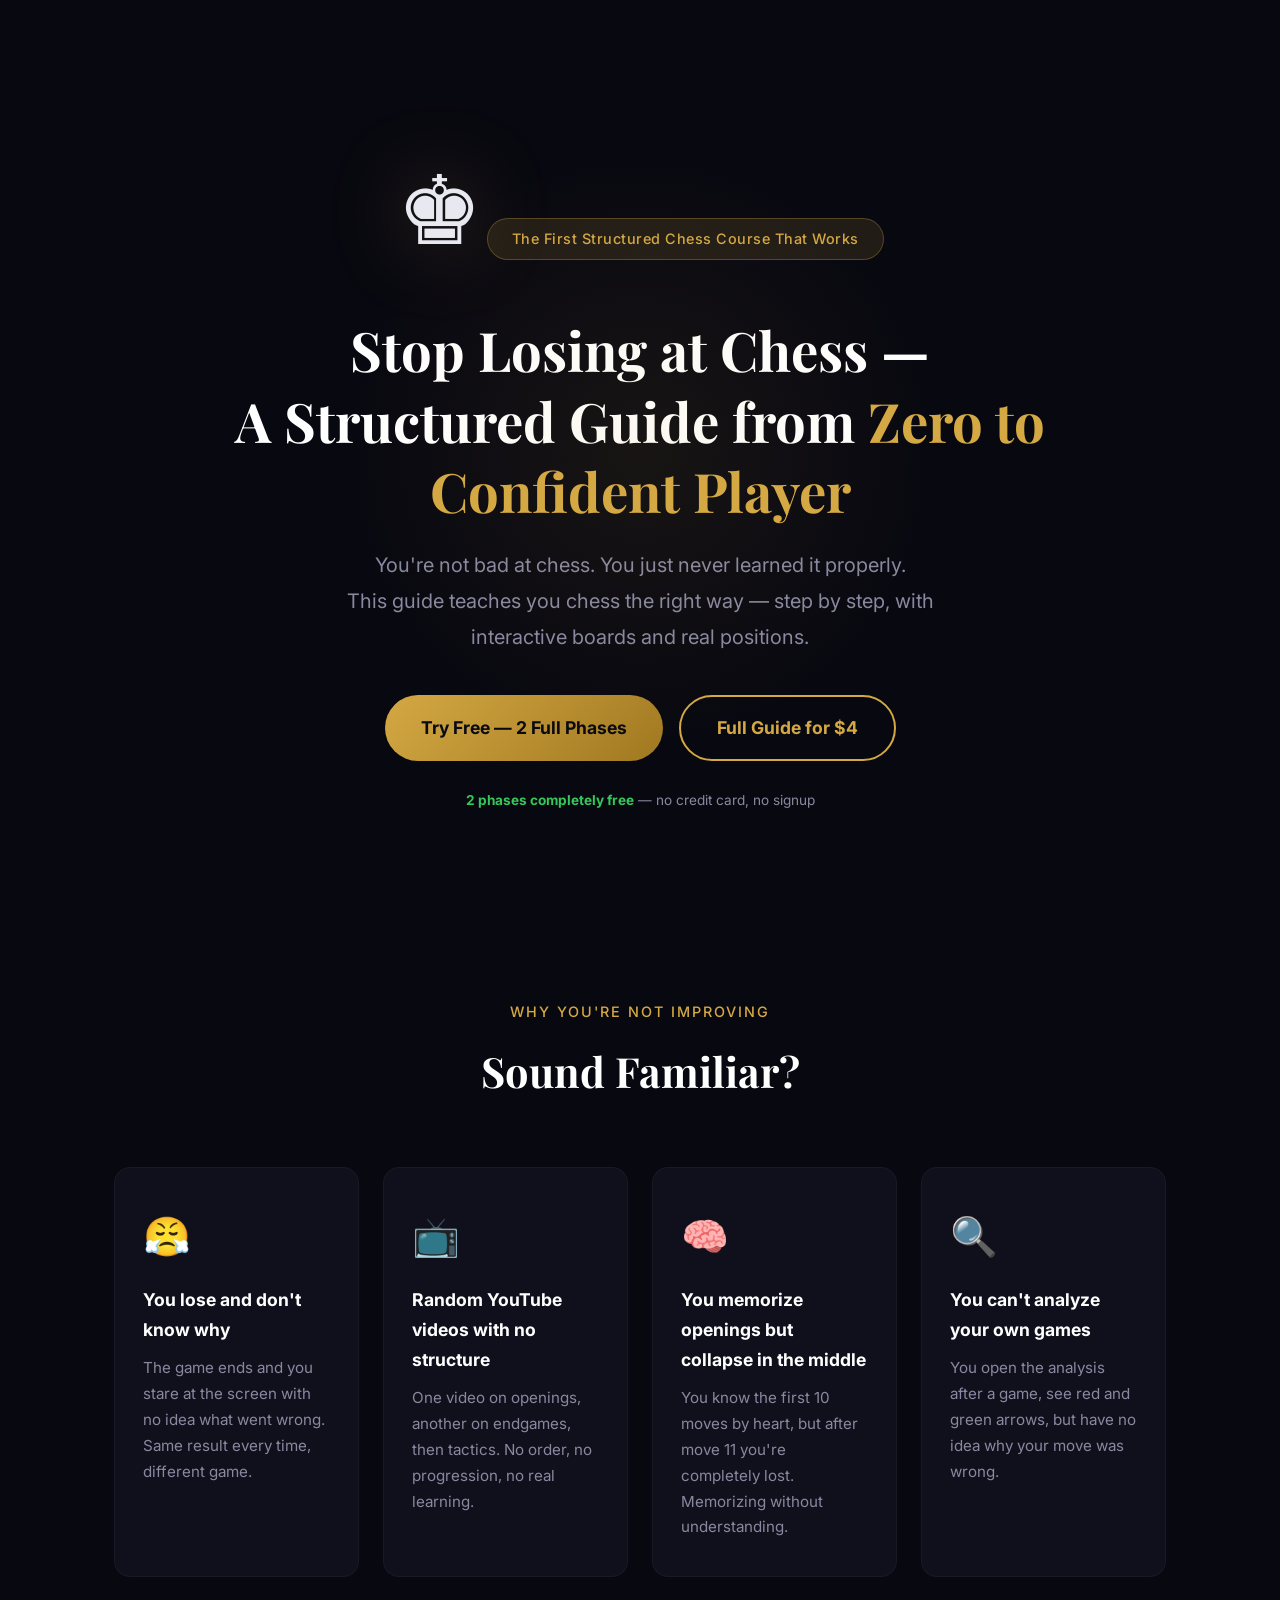
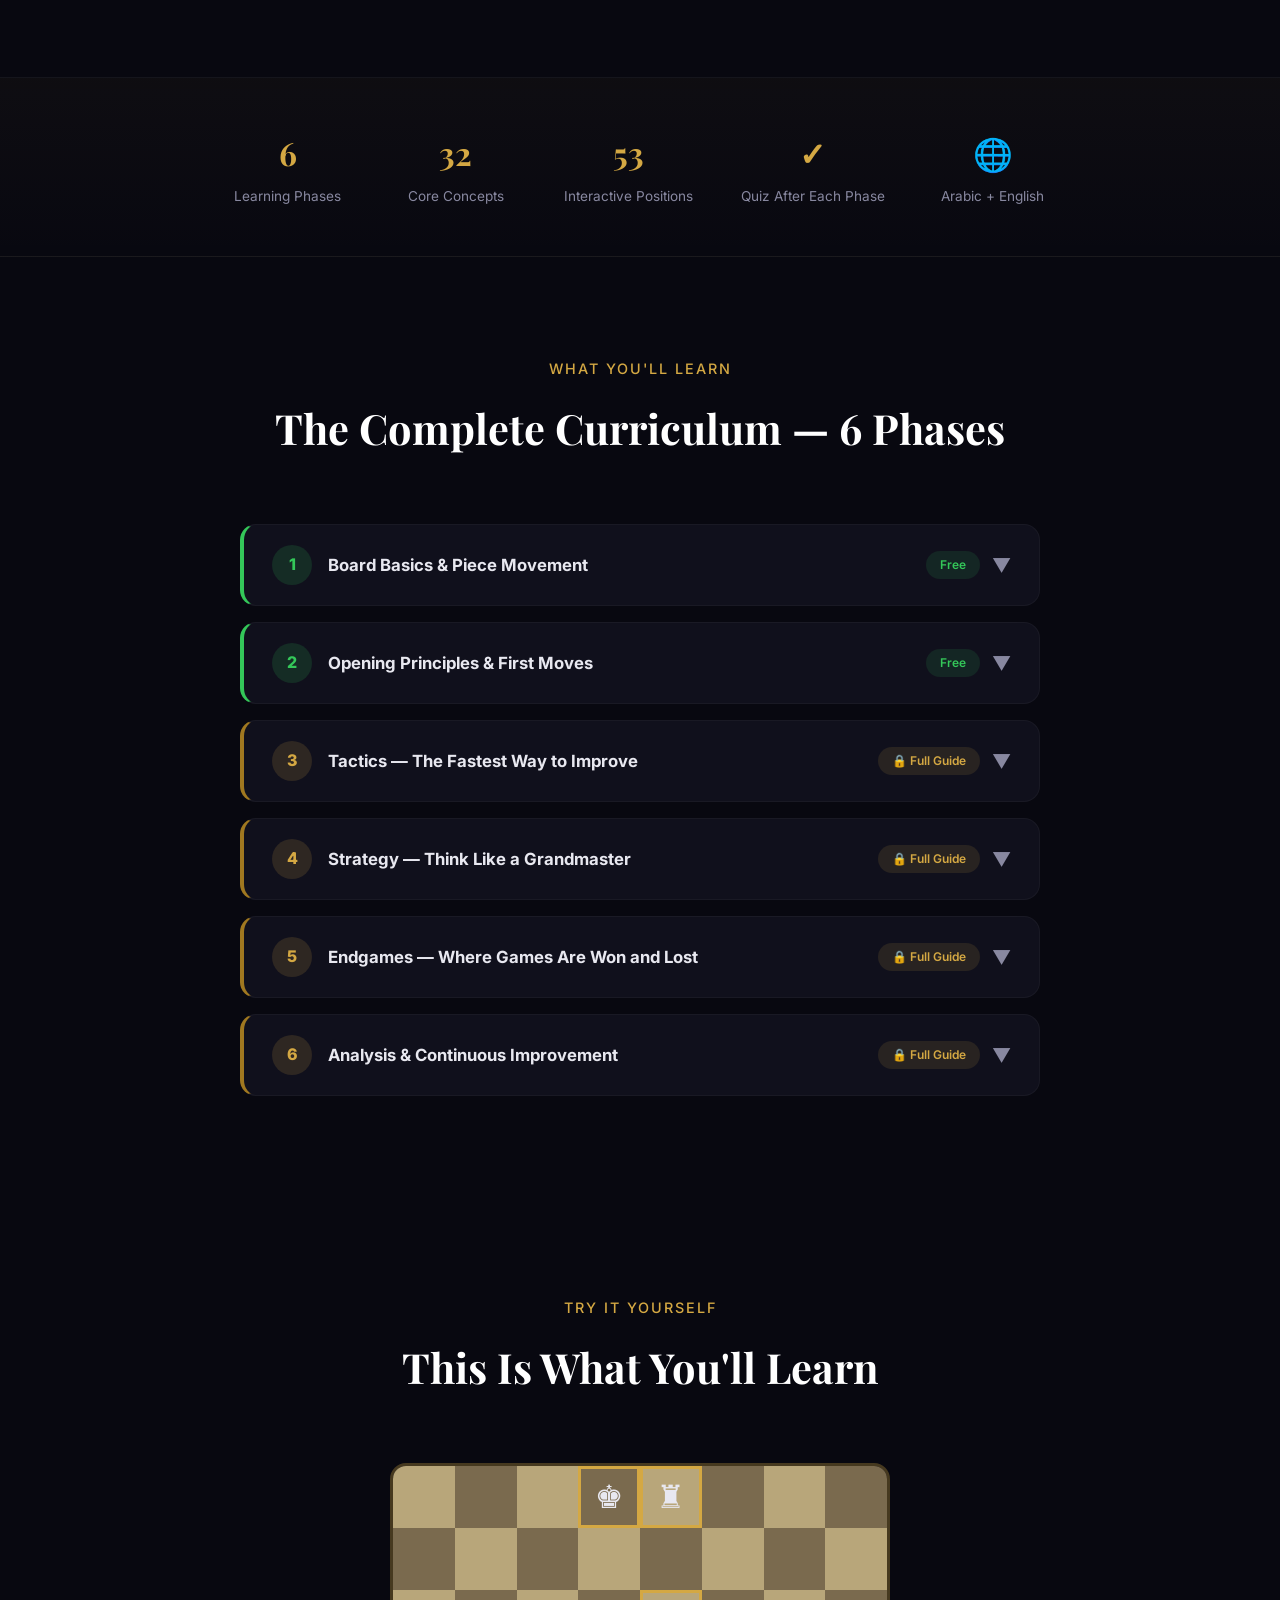
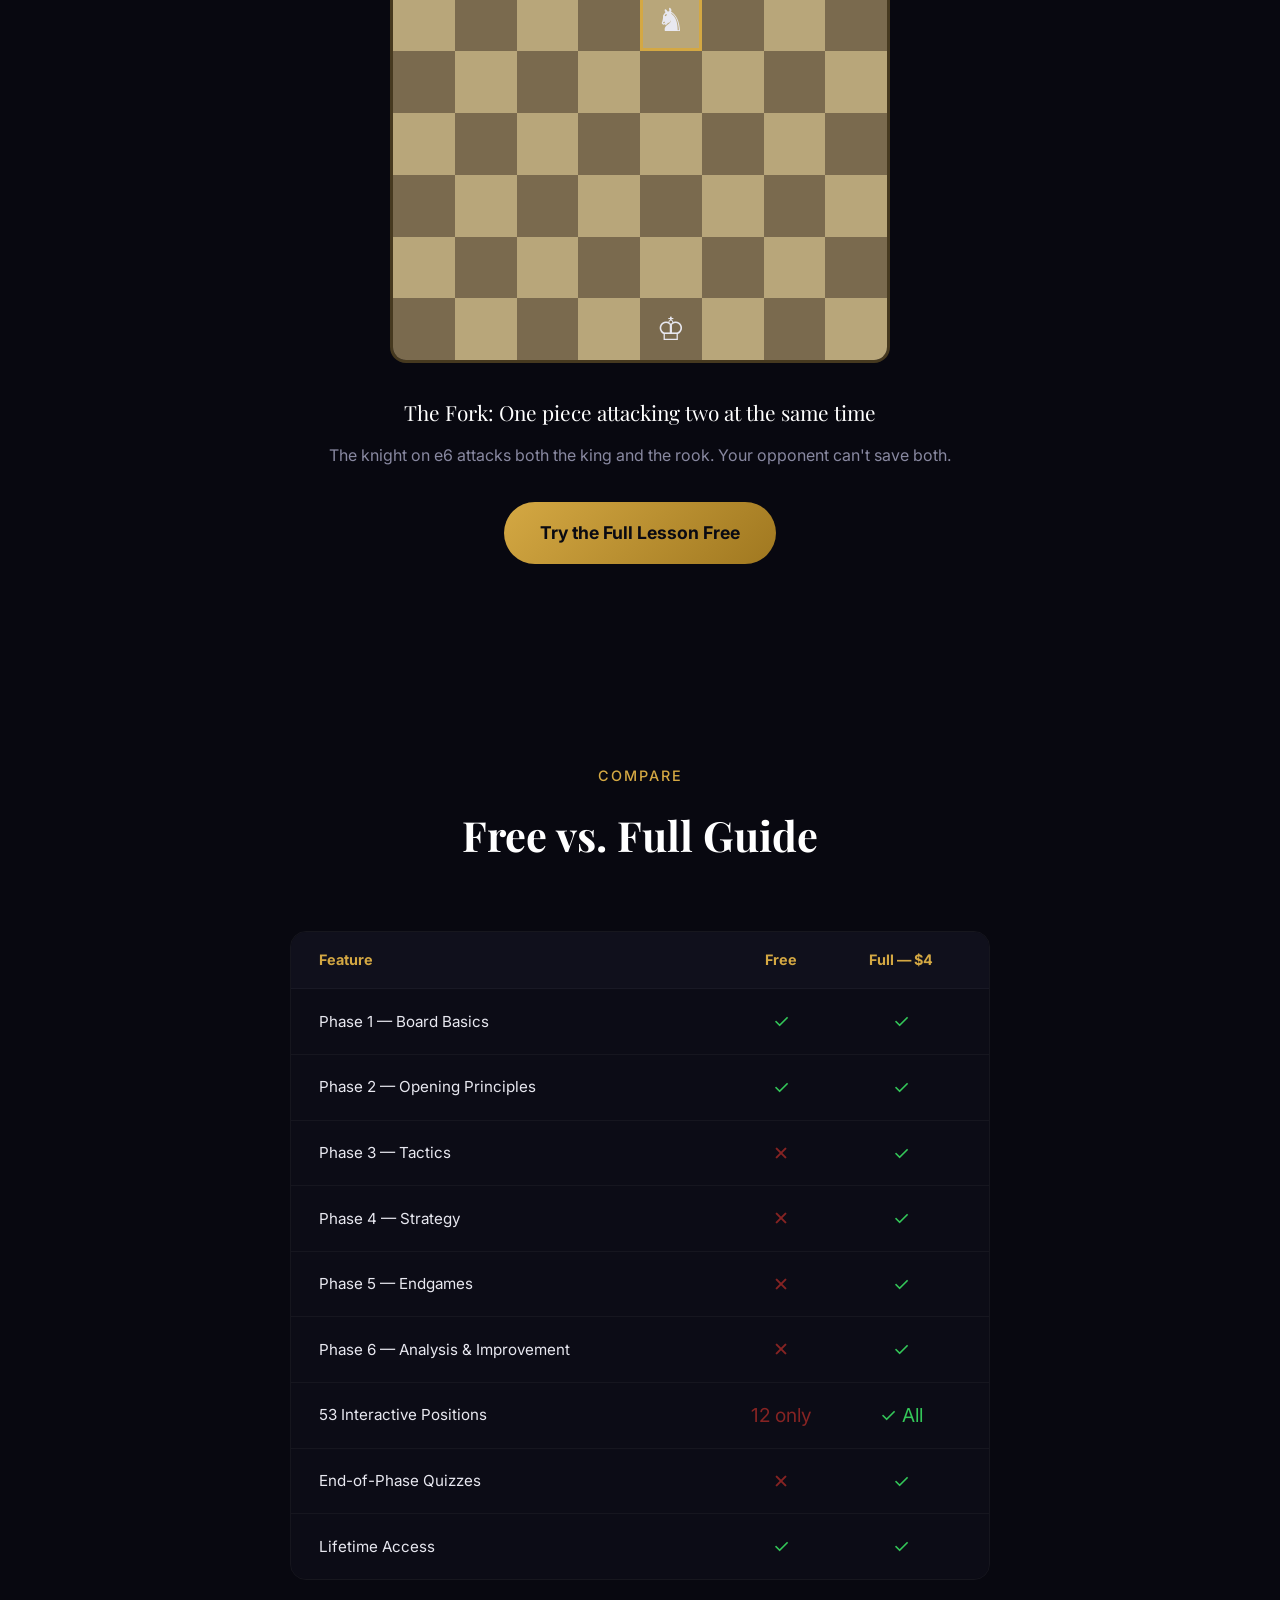
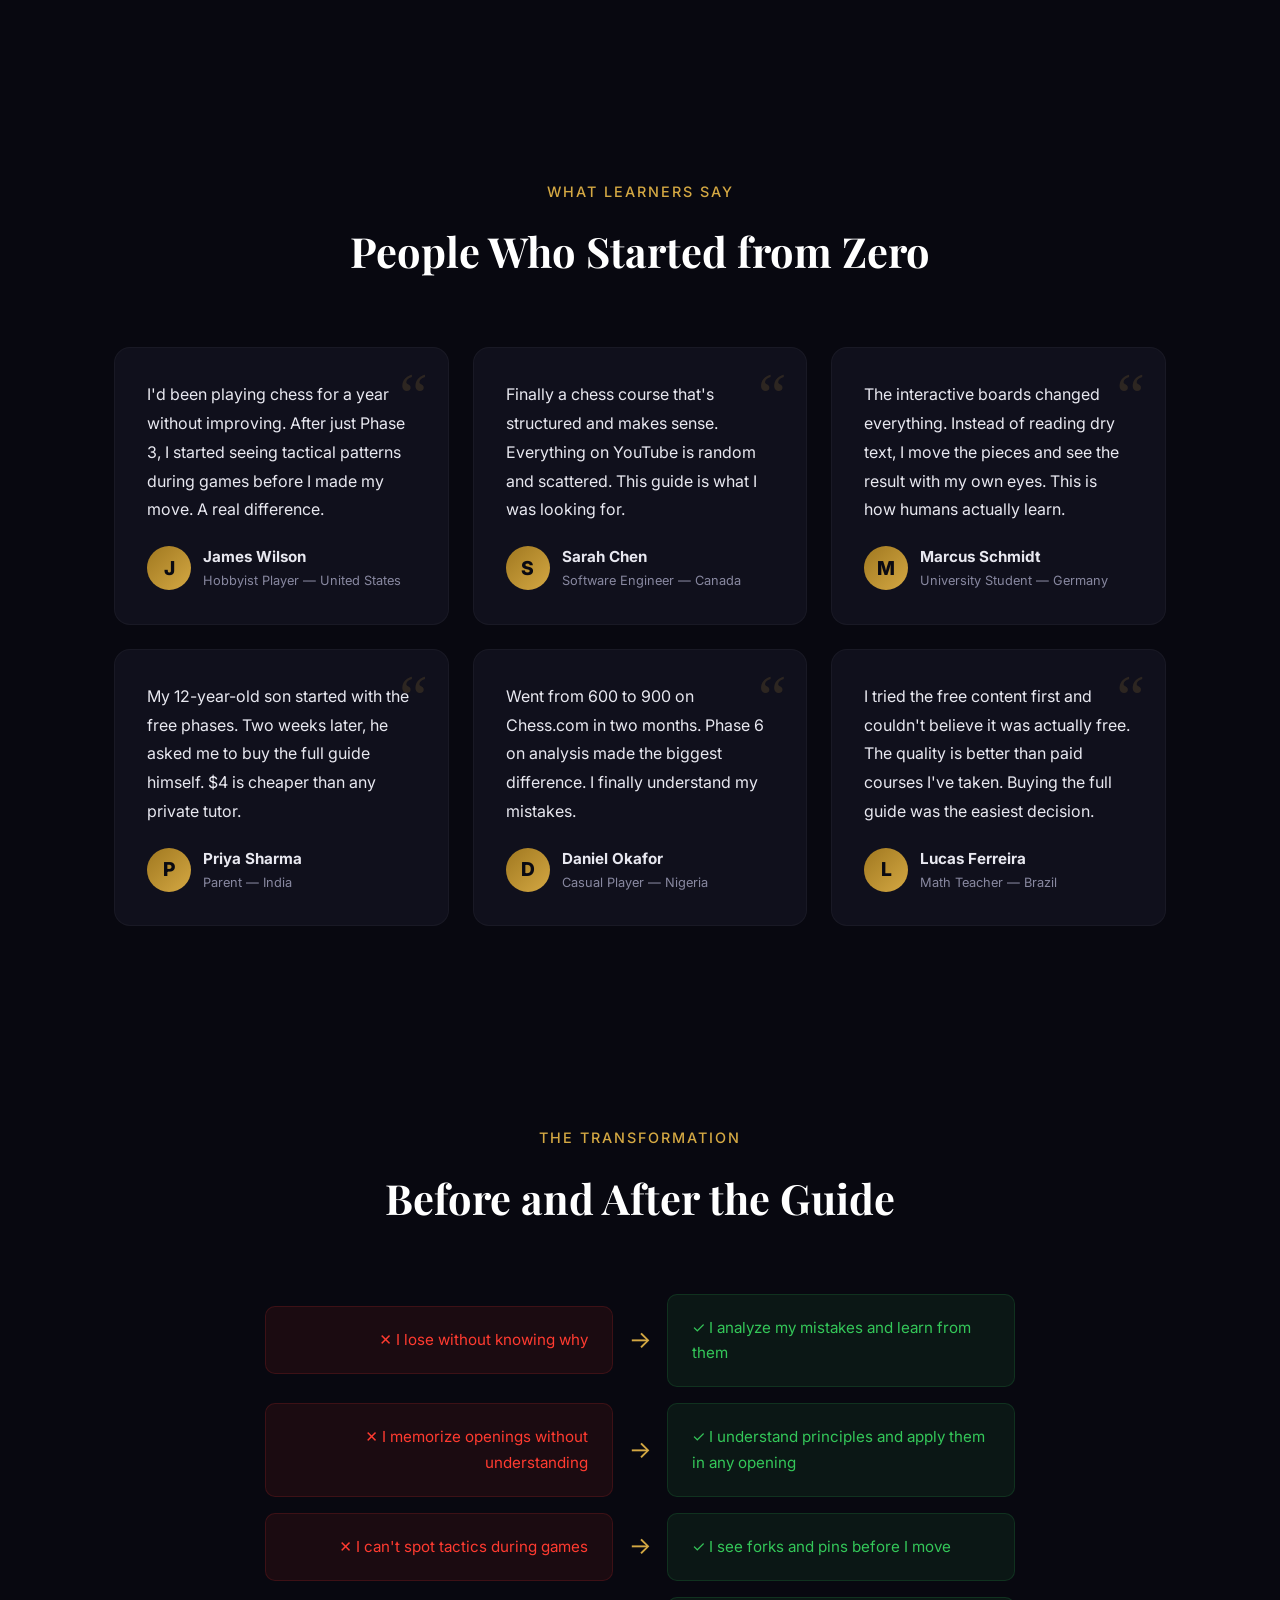
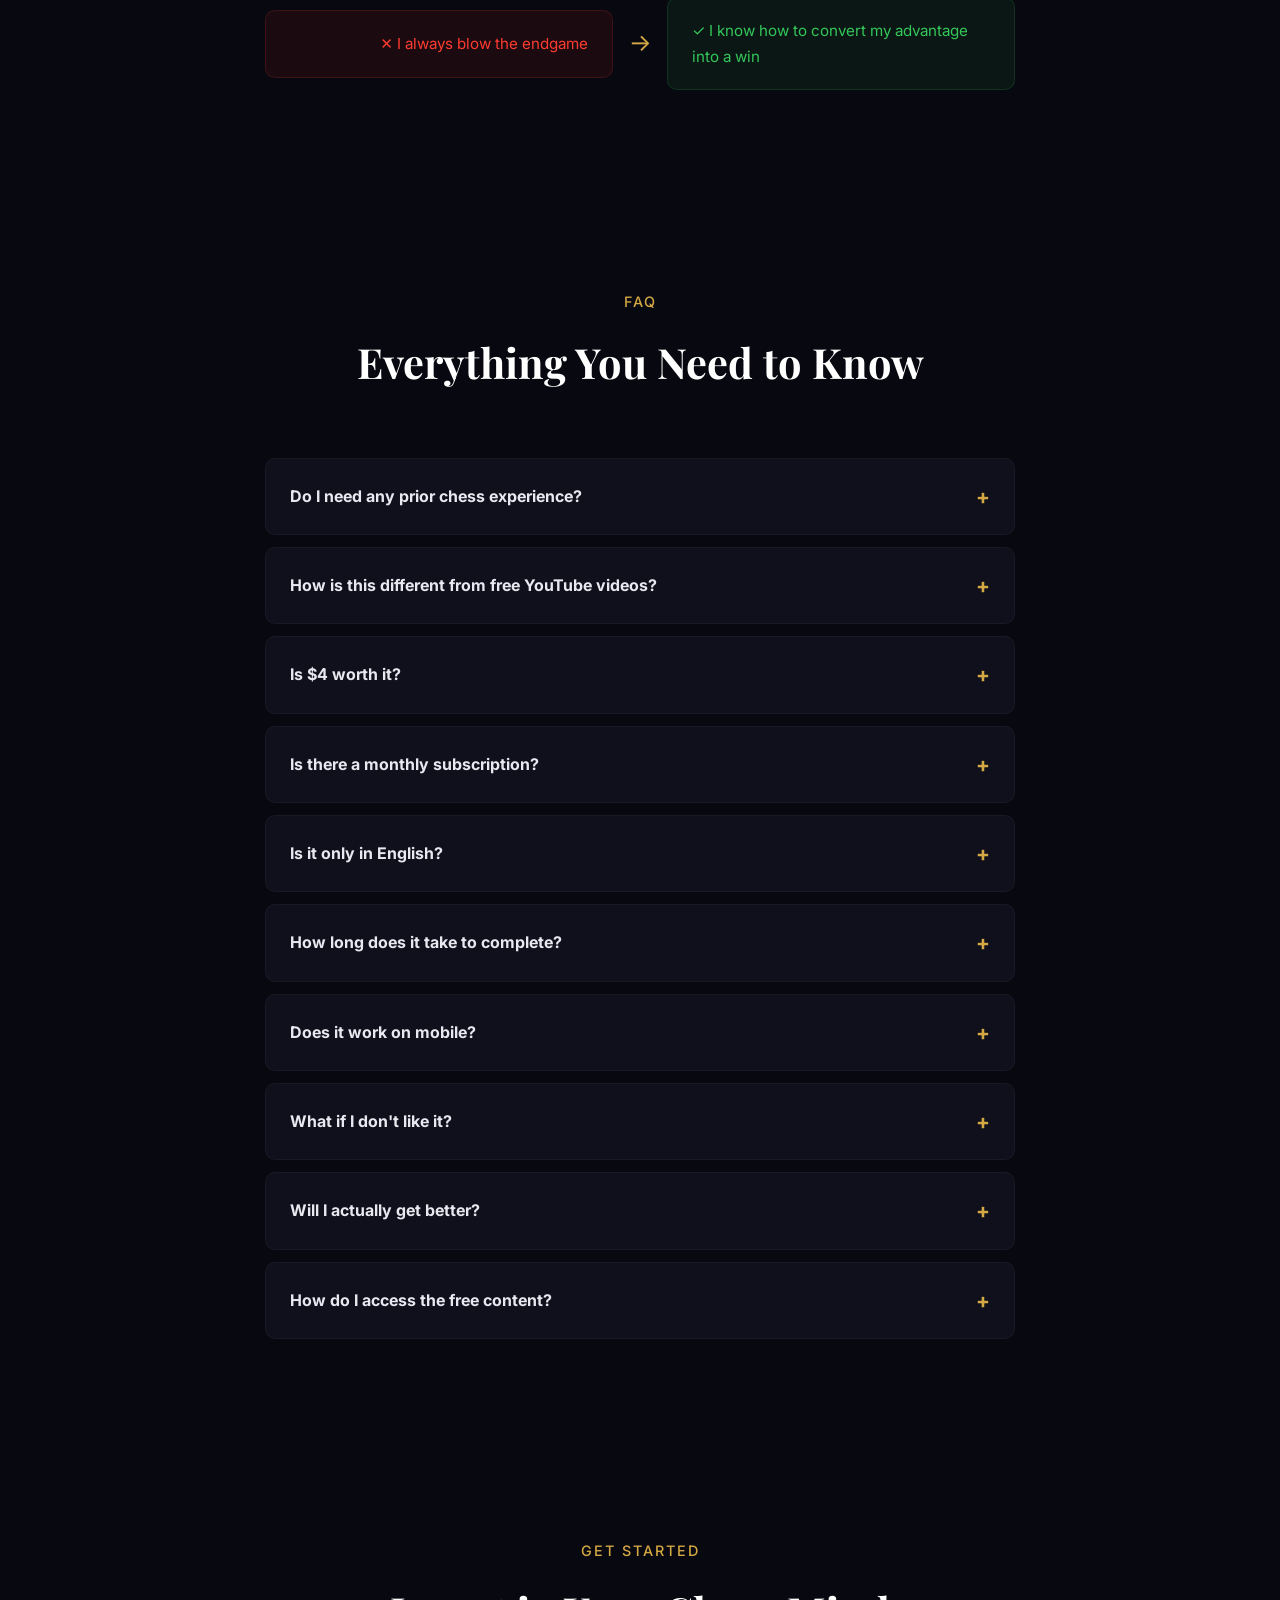
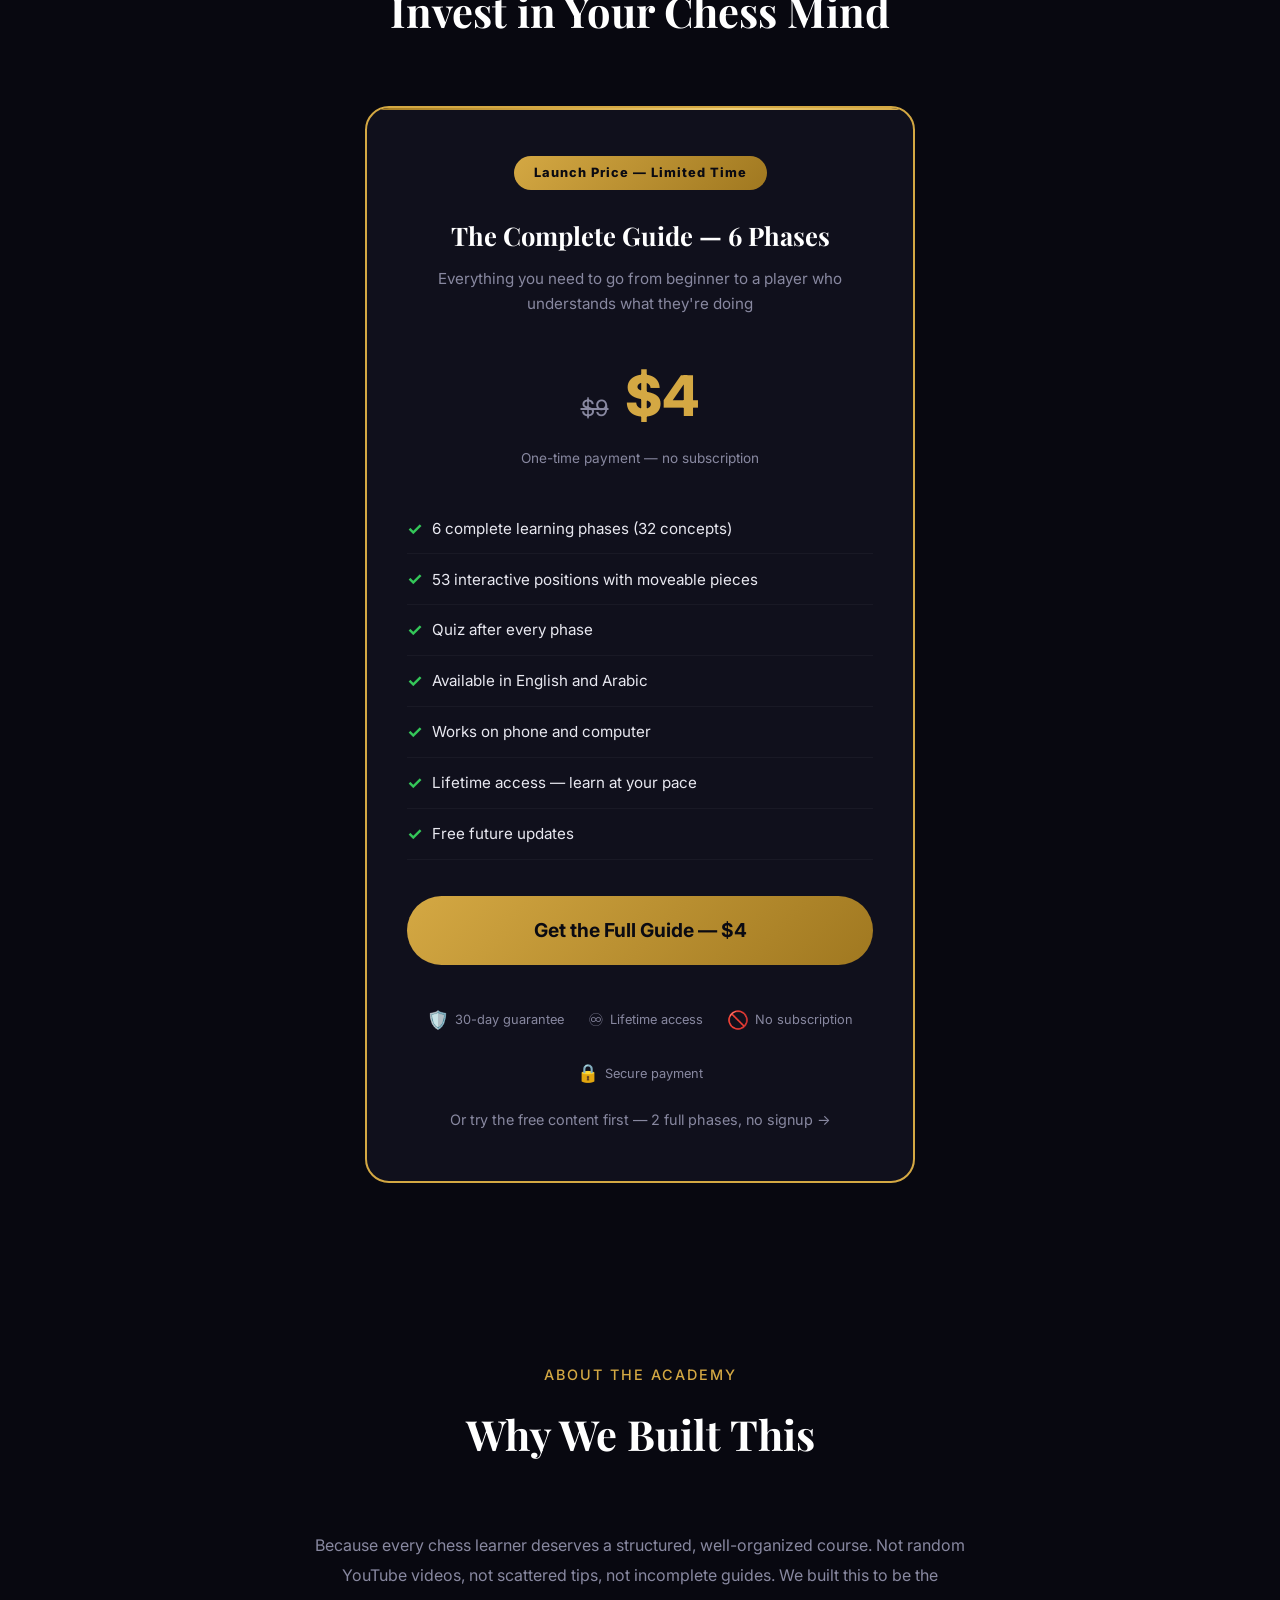
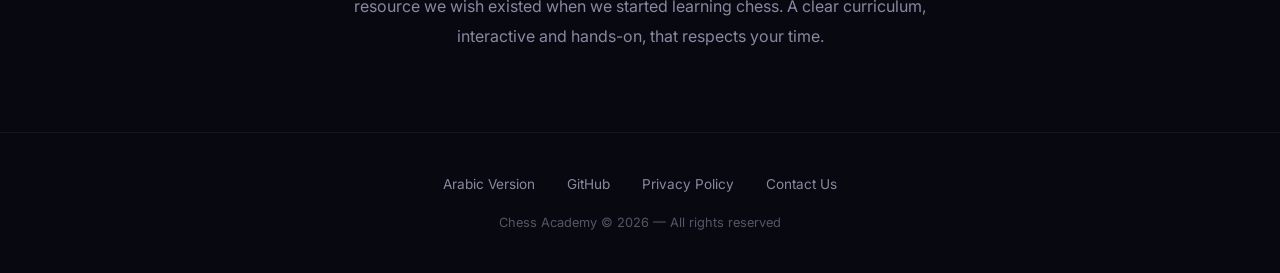
<file: en/index.html>
<!DOCTYPE html>
<html lang="en" dir="ltr">
<head>
<meta charset="UTF-8">
<meta name="viewport" content="width=device-width, initial-scale=1.0">
<title>Chess Academy — Stop Losing at Chess | Structured Course from Zero to Confident Player</title>
<meta name="description" content="The first structured chess course that actually works. 6 phases, 32 concepts, interactive boards, and quizzes. Try 2 phases free, then unlock the full guide for $4.">
<meta name="keywords" content="learn chess, chess course, chess for beginners, chess tactics, chess strategy, chess endgame, interactive chess, chess tutorial">

<!-- Open Graph -->
<meta property="og:title" content="Chess Academy — Stop Losing at Chess">
<meta property="og:description" content="6 phases, 32 concepts, interactive boards. 2 phases free. Full guide for $4.">
<meta property="og:type" content="website">
<meta property="og:locale" content="en_US">
<meta property="og:image" content="https://chess-academy.example.com/og-image-en.png">

<!-- Twitter Card -->
<meta name="twitter:card" content="summary_large_image">
<meta name="twitter:title" content="Chess Academy — Stop Losing at Chess">
<meta name="twitter:description" content="A structured chess course from zero to confident player. Try free now.">

<!-- Structured Data -->
<script type="application/ld+json">
{
  "@context": "https://schema.org",
  "@type": "Course",
  "name": "Chess Academy — Structured Chess Course",
  "description": "An interactive chess course with 6 phases and 32 concepts, featuring interactive boards and quizzes",
  "provider": { "@type": "Organization", "name": "Chess Academy" },
  "inLanguage": ["en", "ar"],
  "offers": {
    "@type": "Offer",
    "price": "4",
    "priceCurrency": "USD",
    "availability": "https://schema.org/InStock"
  }
}
</script>

<!-- Fonts -->
<link rel="preconnect" href="https://fonts.googleapis.com">
<link rel="preconnect" href="https://fonts.gstatic.com" crossorigin>
<link href="https://fonts.googleapis.com/css2?family=Inter:wght@300;400;500;600;700;800&family=Playfair+Display:wght@400;700&display=swap" rel="stylesheet">

<style>
/* ============ RESET & BASE ============ */
*, *::before, *::after { margin: 0; padding: 0; box-sizing: border-box; }

:root {
  --bg: #080810;
  --card: #10101c;
  --card-hover: #181830;
  --gold: #d4a843;
  --gold-light: #f0d078;
  --gold-dim: #a07820;
  --text: #e8e8f0;
  --text-muted: #8888a0;
  --green: #34c759;
  --red: #ff3b30;
  --white: #ffffff;
  --radius: 16px;
  --radius-sm: 10px;
}

html { scroll-behavior: smooth; font-size: 16px; }

body {
  font-family: 'Inter', system-ui, -apple-system, sans-serif;
  background: var(--bg);
  color: var(--text);
  line-height: 1.7;
  overflow-x: hidden;
}

/* Grain Overlay */
body::before {
  content: '';
  position: fixed;
  inset: 0;
  background-image: url("data:image/svg+xml,%3Csvg viewBox='0 0 256 256' xmlns='http://www.w3.org/2000/12/schema'%3E%3Cfilter id='noise'%3E%3CfeTurbulence type='fractalNoise' baseFrequency='0.9' numOctaves='4' stitchTiles='stitch'/%3E%3C/filter%3E%3Crect width='100%25' height='100%25' filter='url(%23noise)' opacity='0.03'/%3E%3C/svg%3E");
  pointer-events: none;
  z-index: 9999;
}

h1, h2, h3, h4 { font-family: 'Playfair Display', serif; }

a { color: var(--gold); text-decoration: none; }
a:hover { color: var(--gold-light); }

.container { max-width: 1100px; margin: 0 auto; padding: 0 24px; }

/* ============ ANIMATIONS ============ */
@keyframes float {
  0%, 100% { transform: translateY(0); }
  50% { transform: translateY(-18px); }
}

@keyframes fadeInUp {
  from { opacity: 0; transform: translateY(40px); }
  to { opacity: 1; transform: translateY(0); }
}

@keyframes pulse {
  0%, 100% { box-shadow: 0 0 0 0 rgba(212,168,67,0.4); }
  50% { box-shadow: 0 0 0 16px rgba(212,168,67,0); }
}

.reveal {
  opacity: 0;
  transform: translateY(40px);
  transition: opacity 0.7s ease, transform 0.7s ease;
}
.reveal.visible {
  opacity: 1;
  transform: translateY(0);
}

/* ============ BUTTONS ============ */
.btn {
  display: inline-flex;
  align-items: center;
  gap: 10px;
  padding: 16px 36px;
  border-radius: 50px;
  font-family: 'Inter', sans-serif;
  font-size: 1.1rem;
  font-weight: 700;
  border: none;
  cursor: pointer;
  transition: all 0.3s ease;
  text-decoration: none;
}

.btn-primary {
  background: linear-gradient(135deg, var(--gold), var(--gold-dim));
  color: #0a0a12;
  animation: pulse 2.5s infinite;
}
.btn-primary:hover {
  transform: translateY(-3px);
  box-shadow: 0 8px 30px rgba(212,168,67,0.35);
  color: #0a0a12;
}

.btn-secondary {
  background: transparent;
  color: var(--gold);
  border: 2px solid var(--gold);
}
.btn-secondary:hover {
  background: rgba(212,168,67,0.1);
  transform: translateY(-3px);
  color: var(--gold-light);
}

/* ============ HERO ============ */
.hero {
  min-height: 100vh;
  display: flex;
  align-items: center;
  justify-content: center;
  text-align: center;
  padding: 120px 24px 80px;
  position: relative;
  overflow: hidden;
}

.hero::before {
  content: '';
  position: absolute;
  width: 600px;
  height: 600px;
  background: radial-gradient(circle, rgba(212,168,67,0.08) 0%, transparent 70%);
  top: 50%;
  left: 50%;
  transform: translate(-50%, -50%);
  pointer-events: none;
}

.hero-chess-piece {
  font-size: 6rem;
  animation: float 4s ease-in-out infinite;
  margin-bottom: 24px;
  display: inline-block;
  filter: drop-shadow(0 0 40px rgba(212,168,67,0.3));
}

.hero-badge {
  display: inline-block;
  background: rgba(212,168,67,0.12);
  border: 1px solid rgba(212,168,67,0.3);
  color: var(--gold);
  padding: 8px 24px;
  border-radius: 50px;
  font-size: 0.9rem;
  font-weight: 500;
  margin-bottom: 28px;
  letter-spacing: 0.5px;
}

.hero h1 {
  font-size: clamp(2rem, 5vw, 3.4rem);
  line-height: 1.3;
  margin-bottom: 20px;
  color: var(--white);
}

.hero h1 span { color: var(--gold); }

.hero-sub {
  font-size: 1.25rem;
  color: var(--text-muted);
  max-width: 650px;
  margin: 0 auto 40px;
  line-height: 1.8;
}

.hero-buttons {
  display: flex;
  gap: 16px;
  justify-content: center;
  flex-wrap: wrap;
}

.hero-note {
  margin-top: 28px;
  font-size: 0.85rem;
  color: var(--text-muted);
}
.hero-note strong { color: var(--green); }

/* ============ PROBLEM SECTION ============ */
.problem {
  padding: 100px 0;
}

.section-label {
  text-align: center;
  font-size: 0.9rem;
  color: var(--gold);
  text-transform: uppercase;
  letter-spacing: 2px;
  margin-bottom: 12px;
  font-family: 'Inter', sans-serif;
  font-weight: 500;
}

.section-title {
  text-align: center;
  font-size: clamp(1.8rem, 4vw, 2.6rem);
  color: var(--white);
  margin-bottom: 60px;
}

.pain-grid {
  display: grid;
  grid-template-columns: repeat(auto-fit, minmax(240px, 1fr));
  gap: 24px;
}

.pain-card {
  background: var(--card);
  border-radius: var(--radius);
  padding: 36px 28px;
  border: 1px solid rgba(255,255,255,0.04);
  transition: all 0.3s ease;
}
.pain-card:hover {
  border-color: rgba(212,168,67,0.2);
  transform: translateY(-4px);
}

.pain-icon {
  font-size: 2.4rem;
  margin-bottom: 16px;
  display: block;
}

.pain-card h3 {
  font-family: 'Inter', sans-serif;
  font-size: 1.1rem;
  font-weight: 700;
  margin-bottom: 10px;
  color: var(--white);
}

.pain-card p {
  color: var(--text-muted);
  font-size: 0.95rem;
  line-height: 1.7;
}

/* ============ STATS STRIP ============ */
.stats {
  padding: 48px 0;
  border-top: 1px solid rgba(255,255,255,0.05);
  border-bottom: 1px solid rgba(255,255,255,0.05);
  background: linear-gradient(180deg, rgba(212,168,67,0.03) 0%, transparent 100%);
}

.stats-grid {
  display: flex;
  justify-content: center;
  flex-wrap: wrap;
  gap: 12px 48px;
}

.stat-item { text-align: center; min-width: 120px; }

.stat-number {
  font-family: 'Playfair Display', serif;
  font-size: 2rem;
  color: var(--gold);
  font-weight: 700;
}

.stat-label {
  font-size: 0.85rem;
  color: var(--text-muted);
  margin-top: 4px;
}

/* ============ CURRICULUM ============ */
.curriculum { padding: 100px 0; }

.phase-list {
  max-width: 800px;
  margin: 0 auto;
  display: flex;
  flex-direction: column;
  gap: 16px;
}

.phase-card {
  background: var(--card);
  border-radius: var(--radius);
  border: 1px solid rgba(255,255,255,0.04);
  overflow: hidden;
  transition: border-color 0.3s;
}
.phase-card:hover { border-color: rgba(212,168,67,0.15); }

.phase-card.free { border-left: 4px solid var(--green); }
.phase-card.locked { border-left: 4px solid var(--gold-dim); }

.phase-header {
  display: flex;
  align-items: center;
  justify-content: space-between;
  padding: 20px 28px;
  cursor: pointer;
  user-select: none;
}

.phase-header:hover { background: rgba(255,255,255,0.02); }

.phase-info { display: flex; align-items: center; gap: 16px; }

.phase-num {
  width: 40px;
  height: 40px;
  border-radius: 50%;
  display: flex;
  align-items: center;
  justify-content: center;
  font-weight: 800;
  font-size: 1rem;
  flex-shrink: 0;
  font-family: 'Inter', sans-serif;
}

.phase-card.free .phase-num {
  background: rgba(52,199,89,0.15);
  color: var(--green);
}
.phase-card.locked .phase-num {
  background: rgba(212,168,67,0.15);
  color: var(--gold);
}

.phase-title-text { font-weight: 700; font-size: 1.05rem; font-family: 'Inter', sans-serif; }

.phase-badge {
  font-size: 0.75rem;
  padding: 4px 14px;
  border-radius: 50px;
  font-weight: 600;
}

.phase-card.free .phase-badge {
  background: rgba(52,199,89,0.12);
  color: var(--green);
}
.phase-card.locked .phase-badge {
  background: rgba(212,168,67,0.12);
  color: var(--gold);
}

.phase-toggle {
  font-size: 1.2rem;
  color: var(--text-muted);
  transition: transform 0.3s;
  margin-inline-start: 12px;
}
.phase-card.open .phase-toggle { transform: rotate(180deg); }

.phase-content {
  max-height: 0;
  overflow: hidden;
  transition: max-height 0.4s ease;
}

.phase-content-inner {
  padding: 0 28px 24px;
  display: flex;
  flex-wrap: wrap;
  gap: 8px;
}

.concept-tag {
  background: rgba(255,255,255,0.05);
  padding: 6px 16px;
  border-radius: 50px;
  font-size: 0.85rem;
  color: var(--text-muted);
}

/* ============ INTERACTIVE PREVIEW ============ */
.preview {
  padding: 100px 0;
  text-align: center;
}

.preview-board-wrapper {
  max-width: 500px;
  margin: 0 auto 32px;
  position: relative;
}

.mini-board {
  display: grid;
  grid-template-columns: repeat(8, 1fr);
  aspect-ratio: 1;
  border-radius: var(--radius);
  overflow: hidden;
  border: 3px solid rgba(212,168,67,0.3);
}

.cell {
  aspect-ratio: 1;
  display: flex;
  align-items: center;
  justify-content: center;
  font-size: clamp(1.2rem, 4vw, 2rem);
  position: relative;
}

.cell.light { background: #b8a67a; }
.cell.dark { background: #7a6a4e; }
.cell.highlight { box-shadow: inset 0 0 0 3px var(--gold); }

.preview-caption {
  font-size: 1.3rem;
  color: var(--white);
  margin-bottom: 12px;
  font-family: 'Playfair Display', serif;
}

.preview-desc {
  color: var(--text-muted);
  margin-bottom: 32px;
  font-size: 1rem;
}

/* ============ COMPARISON TABLE ============ */
.comparison { padding: 100px 0; }

.compare-table {
  max-width: 700px;
  margin: 0 auto;
  border-radius: var(--radius);
  overflow: hidden;
  border: 1px solid rgba(255,255,255,0.06);
}

.compare-row {
  display: grid;
  grid-template-columns: 1fr 120px 120px;
  align-items: center;
  padding: 16px 28px;
  border-bottom: 1px solid rgba(255,255,255,0.04);
}

.compare-row:last-child { border-bottom: none; }

.compare-header {
  background: var(--card);
  font-weight: 700;
  color: var(--gold);
  font-size: 0.9rem;
}

.compare-row:not(.compare-header) { background: rgba(16,16,28,0.6); }
.compare-row:not(.compare-header):hover { background: var(--card); }

.compare-feature { font-size: 0.95rem; }
.compare-check { text-align: center; font-size: 1.2rem; }
.check-yes { color: var(--green); }
.check-no { color: var(--red); opacity: 0.5; }

/* ============ TESTIMONIALS ============ */
.testimonials { padding: 100px 0; }

.testimonial-grid {
  display: grid;
  grid-template-columns: repeat(auto-fit, minmax(300px, 1fr));
  gap: 24px;
}

.testimonial-card {
  background: var(--card);
  border-radius: var(--radius);
  padding: 32px;
  border: 1px solid rgba(255,255,255,0.04);
  position: relative;
}

.testimonial-card::before {
  content: '\201C';
  position: absolute;
  top: 16px;
  right: 20px;
  font-size: 4rem;
  color: rgba(212,168,67,0.15);
  font-family: serif;
  line-height: 1;
}

.testimonial-text {
  font-size: 1rem;
  line-height: 1.8;
  margin-bottom: 20px;
  color: var(--text);
}

.testimonial-author {
  display: flex;
  align-items: center;
  gap: 12px;
}

.testimonial-avatar {
  width: 44px;
  height: 44px;
  border-radius: 50%;
  background: linear-gradient(135deg, var(--gold-dim), var(--gold));
  display: flex;
  align-items: center;
  justify-content: center;
  font-size: 1.2rem;
  color: #0a0a12;
  font-weight: 800;
}

.testimonial-name { font-weight: 700; font-size: 0.95rem; font-family: 'Inter', sans-serif; }
.testimonial-role { font-size: 0.8rem; color: var(--text-muted); }

/* ============ BEFORE / AFTER ============ */
.before-after { padding: 100px 0; }

.ba-grid {
  max-width: 750px;
  margin: 0 auto;
  display: flex;
  flex-direction: column;
  gap: 16px;
}

.ba-row {
  display: grid;
  grid-template-columns: 1fr auto 1fr;
  gap: 16px;
  align-items: center;
}

.ba-before, .ba-after {
  padding: 20px 24px;
  border-radius: var(--radius-sm);
  font-size: 0.95rem;
}

.ba-before {
  background: rgba(255,59,48,0.08);
  border: 1px solid rgba(255,59,48,0.15);
  color: var(--red);
  text-align: right;
}

.ba-after {
  background: rgba(52,199,89,0.08);
  border: 1px solid rgba(52,199,89,0.15);
  color: var(--green);
}

.ba-arrow {
  font-size: 1.5rem;
  color: var(--gold);
}

/* ============ FAQ ============ */
.faq { padding: 100px 0; }

.faq-list {
  max-width: 750px;
  margin: 0 auto;
  display: flex;
  flex-direction: column;
  gap: 12px;
}

.faq-item {
  background: var(--card);
  border-radius: var(--radius-sm);
  border: 1px solid rgba(255,255,255,0.04);
  overflow: hidden;
}

.faq-question {
  display: flex;
  justify-content: space-between;
  align-items: center;
  padding: 20px 24px;
  cursor: pointer;
  font-weight: 700;
  font-size: 1rem;
  user-select: none;
  transition: background 0.2s;
  font-family: 'Inter', sans-serif;
}
.faq-question:hover { background: rgba(255,255,255,0.02); }

.faq-icon {
  font-size: 1.3rem;
  color: var(--gold);
  transition: transform 0.3s;
  flex-shrink: 0;
  margin-inline-start: 16px;
}
.faq-item.open .faq-icon { transform: rotate(45deg); }

.faq-answer {
  max-height: 0;
  overflow: hidden;
  transition: max-height 0.4s ease;
}

.faq-answer-inner {
  padding: 0 24px 20px;
  color: var(--text-muted);
  line-height: 1.8;
  font-size: 0.95rem;
}

/* ============ PRICING ============ */
.pricing { padding: 100px 0; }

.pricing-card {
  max-width: 550px;
  margin: 0 auto;
  background: var(--card);
  border-radius: 24px;
  border: 2px solid var(--gold);
  padding: 48px 40px;
  text-align: center;
  position: relative;
  overflow: hidden;
}

.pricing-card::before {
  content: '';
  position: absolute;
  top: -2px;
  left: -2px;
  right: -2px;
  height: 4px;
  background: linear-gradient(90deg, var(--gold-dim), var(--gold), var(--gold-light), var(--gold));
}

.pricing-label {
  display: inline-block;
  background: linear-gradient(135deg, var(--gold), var(--gold-dim));
  color: #0a0a12;
  padding: 6px 20px;
  border-radius: 50px;
  font-size: 0.8rem;
  font-weight: 800;
  margin-bottom: 24px;
  letter-spacing: 1px;
  font-family: 'Inter', sans-serif;
}

.pricing-title {
  font-size: 1.6rem;
  color: var(--white);
  margin-bottom: 8px;
}

.pricing-subtitle {
  color: var(--text-muted);
  font-size: 0.95rem;
  margin-bottom: 32px;
}

.pricing-price { margin-bottom: 32px; }

.price-old {
  font-size: 1.4rem;
  color: var(--text-muted);
  text-decoration: line-through;
  margin-right: 12px;
}

.price-current {
  font-size: 3.5rem;
  font-weight: 800;
  color: var(--gold);
}

.price-currency {
  font-size: 1.2rem;
  color: var(--text-muted);
}

.price-note {
  font-size: 0.85rem;
  color: var(--text-muted);
  margin-top: 6px;
}

.pricing-features {
  text-align: left;
  margin-bottom: 36px;
}

.pricing-features li {
  list-style: none;
  padding: 10px 0;
  border-bottom: 1px solid rgba(255,255,255,0.04);
  font-size: 0.95rem;
  display: flex;
  align-items: center;
  gap: 10px;
}

.pricing-features li::before {
  content: '\2713';
  color: var(--green);
  font-weight: 700;
  font-size: 1.1rem;
}

.pricing-btn {
  width: 100%;
  justify-content: center;
  font-size: 1.2rem;
  padding: 18px 36px;
  margin-bottom: 16px;
}

.pricing-trust {
  display: flex;
  justify-content: center;
  gap: 24px;
  flex-wrap: wrap;
  margin-top: 24px;
}

.trust-badge {
  display: flex;
  align-items: center;
  gap: 6px;
  font-size: 0.8rem;
  color: var(--text-muted);
}

.trust-badge span { font-size: 1.1rem; }

.pricing-free-link {
  display: block;
  margin-top: 20px;
  color: var(--text-muted);
  font-size: 0.9rem;
}
.pricing-free-link:hover { color: var(--gold); }

/* ============ ABOUT ============ */
.about {
  padding: 80px 0;
  text-align: center;
}

.about p {
  max-width: 650px;
  margin: 0 auto;
  color: var(--text-muted);
  line-height: 1.9;
  font-size: 1rem;
}

/* ============ FOOTER ============ */
.footer {
  padding: 40px 0;
  border-top: 1px solid rgba(255,255,255,0.05);
  text-align: center;
}

.footer-links {
  display: flex;
  justify-content: center;
  gap: 32px;
  flex-wrap: wrap;
  margin-bottom: 16px;
}

.footer-links a {
  color: var(--text-muted);
  font-size: 0.85rem;
  transition: color 0.3s;
}
.footer-links a:hover { color: var(--gold); }

.footer-copy {
  font-size: 0.8rem;
  color: var(--text-muted);
  opacity: 0.6;
}

/* ============ RESPONSIVE ============ */
@media (max-width: 768px) {
  .hero { padding: 80px 20px 60px; }
  .hero-chess-piece { font-size: 4rem; }
  .btn { padding: 14px 28px; font-size: 1rem; }
  .compare-row { grid-template-columns: 1fr 80px 80px; padding: 12px 16px; }
  .compare-feature { font-size: 0.85rem; }
  .ba-row { grid-template-columns: 1fr; gap: 8px; text-align: center; }
  .ba-arrow { transform: rotate(90deg); }
  .ba-before { text-align: center; }
  .pricing-card { padding: 36px 24px; }
  .price-current { font-size: 2.8rem; }
  .testimonial-grid { grid-template-columns: 1fr; }
}

@media (max-width: 480px) {
  .stats-grid { gap: 8px 24px; }
  .stat-number { font-size: 1.5rem; }
}
</style>
</head>

<body>

<!-- ==================== HERO ==================== -->
<section class="hero" id="hero">
  <div class="container">
    <div class="hero-chess-piece">&#9818;</div>
    <div class="hero-badge">The First Structured Chess Course That Works</div>
    <h1>Stop Losing at Chess &mdash;<br>A Structured Guide from <span>Zero to Confident Player</span></h1>
    <p class="hero-sub">
      You're not bad at chess. You just never learned it properly.
      <br>This guide teaches you chess the right way &mdash; step by step, with interactive boards and real positions.
    </p>
    <div class="hero-buttons">
      <a href="#pricing" class="btn btn-primary">Try Free &mdash; 2 Full Phases</a>
      <a href="#pricing" class="btn btn-secondary">Full Guide for $4</a>
    </div>
    <p class="hero-note">
      <strong>2 phases completely free</strong> &mdash; no credit card, no signup
    </p>
  </div>
</section>

<!-- ==================== PROBLEM ==================== -->
<section class="problem" id="problem">
  <div class="container">
    <div class="section-label reveal">Why You're Not Improving</div>
    <h2 class="section-title reveal">Sound Familiar?</h2>
    <div class="pain-grid">
      <div class="pain-card reveal">
        <span class="pain-icon">&#128548;</span>
        <h3>You lose and don't know why</h3>
        <p>The game ends and you stare at the screen with no idea what went wrong. Same result every time, different game.</p>
      </div>
      <div class="pain-card reveal">
        <span class="pain-icon">&#128250;</span>
        <h3>Random YouTube videos with no structure</h3>
        <p>One video on openings, another on endgames, then tactics. No order, no progression, no real learning.</p>
      </div>
      <div class="pain-card reveal">
        <span class="pain-icon">&#129504;</span>
        <h3>You memorize openings but collapse in the middle</h3>
        <p>You know the first 10 moves by heart, but after move 11 you're completely lost. Memorizing without understanding.</p>
      </div>
      <div class="pain-card reveal">
        <span class="pain-icon">&#128269;</span>
        <h3>You can't analyze your own games</h3>
        <p>You open the analysis after a game, see red and green arrows, but have no idea why your move was wrong.</p>
      </div>
    </div>
  </div>
</section>

<!-- ==================== STATS STRIP ==================== -->
<section class="stats reveal">
  <div class="container">
    <div class="stats-grid">
      <div class="stat-item">
        <div class="stat-number">6</div>
        <div class="stat-label">Learning Phases</div>
      </div>
      <div class="stat-item">
        <div class="stat-number">32</div>
        <div class="stat-label">Core Concepts</div>
      </div>
      <div class="stat-item">
        <div class="stat-number">53</div>
        <div class="stat-label">Interactive Positions</div>
      </div>
      <div class="stat-item">
        <div class="stat-number">&#10003;</div>
        <div class="stat-label">Quiz After Each Phase</div>
      </div>
      <div class="stat-item">
        <div class="stat-number">&#127760;</div>
        <div class="stat-label">Arabic + English</div>
      </div>
    </div>
  </div>
</section>

<!-- ==================== CURRICULUM ==================== -->
<section class="curriculum" id="curriculum">
  <div class="container">
    <div class="section-label reveal">What You'll Learn</div>
    <h2 class="section-title reveal">The Complete Curriculum &mdash; 6 Phases</h2>
    <div class="phase-list">

      <div class="phase-card free reveal">
        <div class="phase-header" onclick="togglePhase(this)">
          <div class="phase-info">
            <div class="phase-num">1</div>
            <div class="phase-title-text">Board Basics &amp; Piece Movement</div>
          </div>
          <div style="display:flex;align-items:center;">
            <span class="phase-badge">Free</span>
            <span class="phase-toggle">&#9660;</span>
          </div>
        </div>
        <div class="phase-content">
          <div class="phase-content-inner">
            <span class="concept-tag">Board Setup</span>
            <span class="concept-tag">How Each Piece Moves</span>
            <span class="concept-tag">Relative Piece Values</span>
            <span class="concept-tag">Castling (Short &amp; Long)</span>
            <span class="concept-tag">En Passant</span>
            <span class="concept-tag">Pawn Promotion</span>
          </div>
        </div>
      </div>

      <div class="phase-card free reveal">
        <div class="phase-header" onclick="togglePhase(this)">
          <div class="phase-info">
            <div class="phase-num">2</div>
            <div class="phase-title-text">Opening Principles &amp; First Moves</div>
          </div>
          <div style="display:flex;align-items:center;">
            <span class="phase-badge">Free</span>
            <span class="phase-toggle">&#9660;</span>
          </div>
        </div>
        <div class="phase-content">
          <div class="phase-content-inner">
            <span class="concept-tag">Center Control</span>
            <span class="concept-tag">Piece Development</span>
            <span class="concept-tag">King Safety</span>
            <span class="concept-tag">Basic Checkmates</span>
            <span class="concept-tag">Common Opening Mistakes</span>
          </div>
        </div>
      </div>

      <div class="phase-card locked reveal">
        <div class="phase-header" onclick="togglePhase(this)">
          <div class="phase-info">
            <div class="phase-num">3</div>
            <div class="phase-title-text">Tactics &mdash; The Fastest Way to Improve</div>
          </div>
          <div style="display:flex;align-items:center;">
            <span class="phase-badge">&#128274; Full Guide</span>
            <span class="phase-toggle">&#9660;</span>
          </div>
        </div>
        <div class="phase-content">
          <div class="phase-content-inner">
            <span class="concept-tag">Fork</span>
            <span class="concept-tag">Pin</span>
            <span class="concept-tag">Skewer</span>
            <span class="concept-tag">Double Attack</span>
            <span class="concept-tag">Discovered Attack</span>
            <span class="concept-tag">Tactical Sacrifice</span>
          </div>
        </div>
      </div>

      <div class="phase-card locked reveal">
        <div class="phase-header" onclick="togglePhase(this)">
          <div class="phase-info">
            <div class="phase-num">4</div>
            <div class="phase-title-text">Strategy &mdash; Think Like a Grandmaster</div>
          </div>
          <div style="display:flex;align-items:center;">
            <span class="phase-badge">&#128274; Full Guide</span>
            <span class="phase-toggle">&#9660;</span>
          </div>
        </div>
        <div class="phase-content">
          <div class="phase-content-inner">
            <span class="concept-tag">Pawn Structure</span>
            <span class="concept-tag">Weak Squares</span>
            <span class="concept-tag">Open Files</span>
            <span class="concept-tag">Bishop Pair</span>
            <span class="concept-tag">Middlegame Plans</span>
            <span class="concept-tag">Beneficial Exchanges</span>
          </div>
        </div>
      </div>

      <div class="phase-card locked reveal">
        <div class="phase-header" onclick="togglePhase(this)">
          <div class="phase-info">
            <div class="phase-num">5</div>
            <div class="phase-title-text">Endgames &mdash; Where Games Are Won and Lost</div>
          </div>
          <div style="display:flex;align-items:center;">
            <span class="phase-badge">&#128274; Full Guide</span>
            <span class="phase-toggle">&#9660;</span>
          </div>
        </div>
        <div class="phase-content">
          <div class="phase-content-inner">
            <span class="concept-tag">King + Rook vs. King</span>
            <span class="concept-tag">Pawn Endgames</span>
            <span class="concept-tag">Rule of the Square</span>
            <span class="concept-tag">Opposition</span>
            <span class="concept-tag">Pawn Promotion Techniques</span>
          </div>
        </div>
      </div>

      <div class="phase-card locked reveal">
        <div class="phase-header" onclick="togglePhase(this)">
          <div class="phase-info">
            <div class="phase-num">6</div>
            <div class="phase-title-text">Analysis &amp; Continuous Improvement</div>
          </div>
          <div style="display:flex;align-items:center;">
            <span class="phase-badge">&#128274; Full Guide</span>
            <span class="phase-toggle">&#9660;</span>
          </div>
        </div>
        <div class="phase-content">
          <div class="phase-content-inner">
            <span class="concept-tag">Analyzing Your Games</span>
            <span class="concept-tag">Finding Your Mistake Patterns</span>
            <span class="concept-tag">Building a Training Plan</span>
            <span class="concept-tag">Using the Engine Wisely</span>
            <span class="concept-tag">The Improvement Mindset</span>
          </div>
        </div>
      </div>

    </div>
  </div>
</section>

<!-- ==================== INTERACTIVE PREVIEW ==================== -->
<section class="preview reveal" id="preview">
  <div class="container">
    <div class="section-label">Try It Yourself</div>
    <h2 class="section-title">This Is What You'll Learn</h2>

    <div class="preview-board-wrapper">
      <div class="mini-board" id="miniBoard"></div>
    </div>

    <p class="preview-caption">The Fork: One piece attacking two at the same time</p>
    <p class="preview-desc">The knight on e6 attacks both the king and the rook. Your opponent can't save both.</p>

    <a href="#pricing" class="btn btn-primary" style="animation:none;">Try the Full Lesson Free</a>
  </div>
</section>

<!-- ==================== COMPARISON TABLE ==================== -->
<section class="comparison reveal" id="comparison">
  <div class="container">
    <div class="section-label">Compare</div>
    <h2 class="section-title">Free vs. Full Guide</h2>

    <div class="compare-table">
      <div class="compare-row compare-header">
        <div>Feature</div>
        <div style="text-align:center;">Free</div>
        <div style="text-align:center;">Full &mdash; $4</div>
      </div>
      <div class="compare-row">
        <div class="compare-feature">Phase 1 &mdash; Board Basics</div>
        <div class="compare-check check-yes">&#10003;</div>
        <div class="compare-check check-yes">&#10003;</div>
      </div>
      <div class="compare-row">
        <div class="compare-feature">Phase 2 &mdash; Opening Principles</div>
        <div class="compare-check check-yes">&#10003;</div>
        <div class="compare-check check-yes">&#10003;</div>
      </div>
      <div class="compare-row">
        <div class="compare-feature">Phase 3 &mdash; Tactics</div>
        <div class="compare-check check-no">&#10005;</div>
        <div class="compare-check check-yes">&#10003;</div>
      </div>
      <div class="compare-row">
        <div class="compare-feature">Phase 4 &mdash; Strategy</div>
        <div class="compare-check check-no">&#10005;</div>
        <div class="compare-check check-yes">&#10003;</div>
      </div>
      <div class="compare-row">
        <div class="compare-feature">Phase 5 &mdash; Endgames</div>
        <div class="compare-check check-no">&#10005;</div>
        <div class="compare-check check-yes">&#10003;</div>
      </div>
      <div class="compare-row">
        <div class="compare-feature">Phase 6 &mdash; Analysis &amp; Improvement</div>
        <div class="compare-check check-no">&#10005;</div>
        <div class="compare-check check-yes">&#10003;</div>
      </div>
      <div class="compare-row">
        <div class="compare-feature">53 Interactive Positions</div>
        <div class="compare-check check-no">12 only</div>
        <div class="compare-check check-yes">&#10003; All</div>
      </div>
      <div class="compare-row">
        <div class="compare-feature">End-of-Phase Quizzes</div>
        <div class="compare-check check-no">&#10005;</div>
        <div class="compare-check check-yes">&#10003;</div>
      </div>
      <div class="compare-row">
        <div class="compare-feature">Lifetime Access</div>
        <div class="compare-check check-yes">&#10003;</div>
        <div class="compare-check check-yes">&#10003;</div>
      </div>
    </div>
  </div>
</section>

<!-- ==================== TESTIMONIALS ==================== -->
<section class="testimonials" id="testimonials">
  <div class="container">
    <div class="section-label reveal">What Learners Say</div>
    <h2 class="section-title reveal">People Who Started from Zero</h2>

    <div class="testimonial-grid">
      <div class="testimonial-card reveal">
        <p class="testimonial-text">I'd been playing chess for a year without improving. After just Phase 3, I started seeing tactical patterns during games before I made my move. A real difference.</p>
        <div class="testimonial-author">
          <div class="testimonial-avatar">J</div>
          <div>
            <div class="testimonial-name">James Wilson</div>
            <div class="testimonial-role">Hobbyist Player &mdash; United States</div>
          </div>
        </div>
      </div>

      <div class="testimonial-card reveal">
        <p class="testimonial-text">Finally a chess course that's structured and makes sense. Everything on YouTube is random and scattered. This guide is what I was looking for.</p>
        <div class="testimonial-author">
          <div class="testimonial-avatar">S</div>
          <div>
            <div class="testimonial-name">Sarah Chen</div>
            <div class="testimonial-role">Software Engineer &mdash; Canada</div>
          </div>
        </div>
      </div>

      <div class="testimonial-card reveal">
        <p class="testimonial-text">The interactive boards changed everything. Instead of reading dry text, I move the pieces and see the result with my own eyes. This is how humans actually learn.</p>
        <div class="testimonial-author">
          <div class="testimonial-avatar">M</div>
          <div>
            <div class="testimonial-name">Marcus Schmidt</div>
            <div class="testimonial-role">University Student &mdash; Germany</div>
          </div>
        </div>
      </div>

      <div class="testimonial-card reveal">
        <p class="testimonial-text">My 12-year-old son started with the free phases. Two weeks later, he asked me to buy the full guide himself. $4 is cheaper than any private tutor.</p>
        <div class="testimonial-author">
          <div class="testimonial-avatar">P</div>
          <div>
            <div class="testimonial-name">Priya Sharma</div>
            <div class="testimonial-role">Parent &mdash; India</div>
          </div>
        </div>
      </div>

      <div class="testimonial-card reveal">
        <p class="testimonial-text">Went from 600 to 900 on Chess.com in two months. Phase 6 on analysis made the biggest difference. I finally understand my mistakes.</p>
        <div class="testimonial-author">
          <div class="testimonial-avatar">D</div>
          <div>
            <div class="testimonial-name">Daniel Okafor</div>
            <div class="testimonial-role">Casual Player &mdash; Nigeria</div>
          </div>
        </div>
      </div>

      <div class="testimonial-card reveal">
        <p class="testimonial-text">I tried the free content first and couldn't believe it was actually free. The quality is better than paid courses I've taken. Buying the full guide was the easiest decision.</p>
        <div class="testimonial-author">
          <div class="testimonial-avatar">L</div>
          <div>
            <div class="testimonial-name">Lucas Ferreira</div>
            <div class="testimonial-role">Math Teacher &mdash; Brazil</div>
          </div>
        </div>
      </div>
    </div>
  </div>
</section>

<!-- ==================== BEFORE / AFTER ==================== -->
<section class="before-after" id="before-after">
  <div class="container">
    <div class="section-label reveal">The Transformation</div>
    <h2 class="section-title reveal">Before and After the Guide</h2>

    <div class="ba-grid">
      <div class="ba-row reveal">
        <div class="ba-before">&#10005; I lose without knowing why</div>
        <div class="ba-arrow">&rarr;</div>
        <div class="ba-after">&#10003; I analyze my mistakes and learn from them</div>
      </div>
      <div class="ba-row reveal">
        <div class="ba-before">&#10005; I memorize openings without understanding</div>
        <div class="ba-arrow">&rarr;</div>
        <div class="ba-after">&#10003; I understand principles and apply them in any opening</div>
      </div>
      <div class="ba-row reveal">
        <div class="ba-before">&#10005; I can't spot tactics during games</div>
        <div class="ba-arrow">&rarr;</div>
        <div class="ba-after">&#10003; I see forks and pins before I move</div>
      </div>
      <div class="ba-row reveal">
        <div class="ba-before">&#10005; I always blow the endgame</div>
        <div class="ba-arrow">&rarr;</div>
        <div class="ba-after">&#10003; I know how to convert my advantage into a win</div>
      </div>
    </div>
  </div>
</section>

<!-- ==================== FAQ ==================== -->
<section class="faq" id="faq">
  <div class="container">
    <div class="section-label reveal">FAQ</div>
    <h2 class="section-title reveal">Everything You Need to Know</h2>

    <div class="faq-list">

      <div class="faq-item reveal">
        <div class="faq-question" onclick="toggleFaq(this)">
          <span>Do I need any prior chess experience?</span>
          <span class="faq-icon">+</span>
        </div>
        <div class="faq-answer">
          <div class="faq-answer-inner">No. The guide starts from absolute zero &mdash; from board setup and how each piece moves. It's designed for complete beginners who have never played chess or only know the basics.</div>
        </div>
      </div>

      <div class="faq-item reveal">
        <div class="faq-question" onclick="toggleFaq(this)">
          <span>How is this different from free YouTube videos?</span>
          <span class="faq-icon">+</span>
        </div>
        <div class="faq-answer">
          <div class="faq-answer-inner">YouTube videos are random and unstructured. This is a complete curriculum: 6 phases in order, each concept building on the previous one, with interactive boards where you move the pieces yourself and quizzes that test your understanding. It's the difference between watching cooking shows and actually learning to cook.</div>
        </div>
      </div>

      <div class="faq-item reveal">
        <div class="faq-question" onclick="toggleFaq(this)">
          <span>Is $4 worth it?</span>
          <span class="faq-icon">+</span>
        </div>
        <div class="faq-answer">
          <div class="faq-answer-inner">A private chess tutor costs $30-50 per hour. This guide gives you a complete curriculum for a one-time payment of $4 with lifetime access. And if you're not satisfied, you have 30 days to get a full refund &mdash; no questions asked.</div>
        </div>
      </div>

      <div class="faq-item reveal">
        <div class="faq-question" onclick="toggleFaq(this)">
          <span>Is there a monthly subscription?</span>
          <span class="faq-icon">+</span>
        </div>
        <div class="faq-answer">
          <div class="faq-answer-inner">Absolutely not. One payment of $4 and lifetime access. No subscription, no hidden fees, no surprises.</div>
        </div>
      </div>

      <div class="faq-item reveal">
        <div class="faq-question" onclick="toggleFaq(this)">
          <span>Is it only in English?</span>
          <span class="faq-icon">+</span>
        </div>
        <div class="faq-answer">
          <div class="faq-answer-inner">The guide is available in both English and Arabic. You can switch between languages at any time. Chess terms are written in both languages so you'll understand them in any context.</div>
        </div>
      </div>

      <div class="faq-item reveal">
        <div class="faq-question" onclick="toggleFaq(this)">
          <span>How long does it take to complete?</span>
          <span class="faq-icon">+</span>
        </div>
        <div class="faq-answer">
          <div class="faq-answer-inner">At a comfortable pace (30 minutes per day), you'll finish in 4-6 weeks. But there's no time pressure &mdash; learn at your own speed. Lifetime access means you can revisit any lesson whenever you want.</div>
        </div>
      </div>

      <div class="faq-item reveal">
        <div class="faq-question" onclick="toggleFaq(this)">
          <span>Does it work on mobile?</span>
          <span class="faq-icon">+</span>
        </div>
        <div class="faq-answer">
          <div class="faq-answer-inner">Yes. The guide is designed to work on any device &mdash; phone, tablet, or computer. The interactive boards support touch on mobile.</div>
        </div>
      </div>

      <div class="faq-item reveal">
        <div class="faq-question" onclick="toggleFaq(this)">
          <span>What if I don't like it?</span>
          <span class="faq-icon">+</span>
        </div>
        <div class="faq-answer">
          <div class="faq-answer-inner">You have a 30-day money-back guarantee, no questions asked. If you don't feel you've improved, send one message and get a full refund. Zero risk.</div>
        </div>
      </div>

      <div class="faq-item reveal">
        <div class="faq-question" onclick="toggleFaq(this)">
          <span>Will I actually get better?</span>
          <span class="faq-icon">+</span>
        </div>
        <div class="faq-answer">
          <div class="faq-answer-inner">If you apply what you learn and play regularly, yes. The guide doesn't give you magic tricks &mdash; it gives you the right foundation that all improvement builds on. Most learners notice a difference in their games within the first two weeks.</div>
        </div>
      </div>

      <div class="faq-item reveal">
        <div class="faq-question" onclick="toggleFaq(this)">
          <span>How do I access the free content?</span>
          <span class="faq-icon">+</span>
        </div>
        <div class="faq-answer">
          <div class="faq-answer-inner">Just click "Try Free" &mdash; you'll get Phase 1 and Phase 2 completely free, no account creation and no credit card required. Truly free.</div>
        </div>
      </div>

    </div>
  </div>
</section>

<!-- ==================== PRICING ==================== -->
<section class="pricing" id="pricing">
  <div class="container">
    <div class="section-label reveal">Get Started</div>
    <h2 class="section-title reveal">Invest in Your Chess Mind</h2>

    <div class="pricing-card reveal">
      <div class="pricing-label">Launch Price &mdash; Limited Time</div>
      <h3 class="pricing-title">The Complete Guide &mdash; 6 Phases</h3>
      <p class="pricing-subtitle">Everything you need to go from beginner to a player who understands what they're doing</p>

      <div class="pricing-price">
        <span class="price-old">$9</span>
        <span class="price-current">$4</span>
        <br>
        <span class="price-note">One-time payment &mdash; no subscription</span>
      </div>

      <ul class="pricing-features">
        <li>6 complete learning phases (32 concepts)</li>
        <li>53 interactive positions with moveable pieces</li>
        <li>Quiz after every phase</li>
        <li>Available in English and Arabic</li>
        <li>Works on phone and computer</li>
        <li>Lifetime access &mdash; learn at your pace</li>
        <li>Free future updates</li>
      </ul>

      <a href="https://gumroad.com/l/chess-academy-en" target="_blank" class="btn btn-primary pricing-btn">Get the Full Guide &mdash; $4</a>

      <div class="pricing-trust">
        <div class="trust-badge"><span>&#128737;&#65039;</span> 30-day guarantee</div>
        <div class="trust-badge"><span>&#9854;&#65039;</span> Lifetime access</div>
        <div class="trust-badge"><span>&#128683;</span> No subscription</div>
        <div class="trust-badge"><span>&#128274;</span> Secure payment</div>
      </div>

      <a href="../en.html" class="pricing-free-link">Or try the free content first &mdash; 2 full phases, no signup &rarr;</a>
    </div>
  </div>
</section>

<!-- ==================== ABOUT ==================== -->
<section class="about reveal" id="about">
  <div class="container">
    <div class="section-label">About the Academy</div>
    <h2 class="section-title">Why We Built This</h2>
    <p>
      Because every chess learner deserves a structured, well-organized course. Not random YouTube videos, not scattered tips, not incomplete guides. We built this to be the resource we wish existed when we started learning chess. A clear curriculum, interactive and hands-on, that respects your time.
    </p>
  </div>
</section>

<!-- ==================== FOOTER ==================== -->
<footer class="footer">
  <div class="container">
    <div class="footer-links">
      <a href="../index.html">Arabic Version</a>
      <a href="https://github.com/aneerabee/chess-academy" target="_blank">GitHub</a>
      <a href="#">Privacy Policy</a>
      <a href="#">Contact Us</a>
    </div>
    <p class="footer-copy">Chess Academy &copy; 2026 &mdash; All rights reserved</p>
  </div>
</footer>

<!-- ==================== JAVASCRIPT ==================== -->
<script>
// ===== Scroll Reveal =====
var revealElements = document.querySelectorAll('.reveal');
var revealObserver = new IntersectionObserver(function(entries) {
  entries.forEach(function(entry) {
    if (entry.isIntersecting) {
      entry.target.classList.add('visible');
      revealObserver.unobserve(entry.target);
    }
  });
}, { threshold: 0.15, rootMargin: '0px 0px -40px 0px' });

revealElements.forEach(function(el) { revealObserver.observe(el); });

// ===== Phase Accordion =====
function togglePhase(header) {
  var card = header.closest('.phase-card');
  var content = card.querySelector('.phase-content');
  var isOpen = card.classList.contains('open');

  document.querySelectorAll('.phase-card.open').forEach(function(c) {
    c.classList.remove('open');
    c.querySelector('.phase-content').style.maxHeight = '0';
  });

  if (!isOpen) {
    card.classList.add('open');
    content.style.maxHeight = content.scrollHeight + 'px';
  }
}

// ===== FAQ Accordion =====
function toggleFaq(question) {
  var item = question.closest('.faq-item');
  var answer = item.querySelector('.faq-answer');
  var isOpen = item.classList.contains('open');

  document.querySelectorAll('.faq-item.open').forEach(function(i) {
    i.classList.remove('open');
    i.querySelector('.faq-answer').style.maxHeight = '0';
  });

  if (!isOpen) {
    item.classList.add('open');
    answer.style.maxHeight = answer.scrollHeight + 'px';
  }
}

// ===== Mini Chess Board =====
(function buildBoard() {
  var board = document.getElementById('miniBoard');
  var position = {
    '0-4': '\u265C',
    '0-3': '\u265A',
    '2-4': '\u265E',
    '7-4': '\u2654'
  };

  var highlights = ['0-3', '0-4', '2-4'];

  for (var row = 0; row < 8; row++) {
    for (var col = 0; col < 8; col++) {
      var cell = document.createElement('div');
      var isLight = (row + col) % 2 === 0;
      cell.className = 'cell ' + (isLight ? 'light' : 'dark');

      var key = row + '-' + col;
      if (highlights.indexOf(key) !== -1) {
        cell.classList.add('highlight');
      }
      if (position[key]) {
        cell.textContent = position[key];
      }
      board.appendChild(cell);
    }
  }
})();

// ===== Smooth scroll for anchor links =====
document.querySelectorAll('a[href^="#"]').forEach(function(anchor) {
  anchor.addEventListener('click', function(e) {
    var target = document.querySelector(this.getAttribute('href'));
    if (target) {
      e.preventDefault();
      target.scrollIntoView({ behavior: 'smooth', block: 'start' });
    }
  });
});
</script>

</body>
</html>
</file>
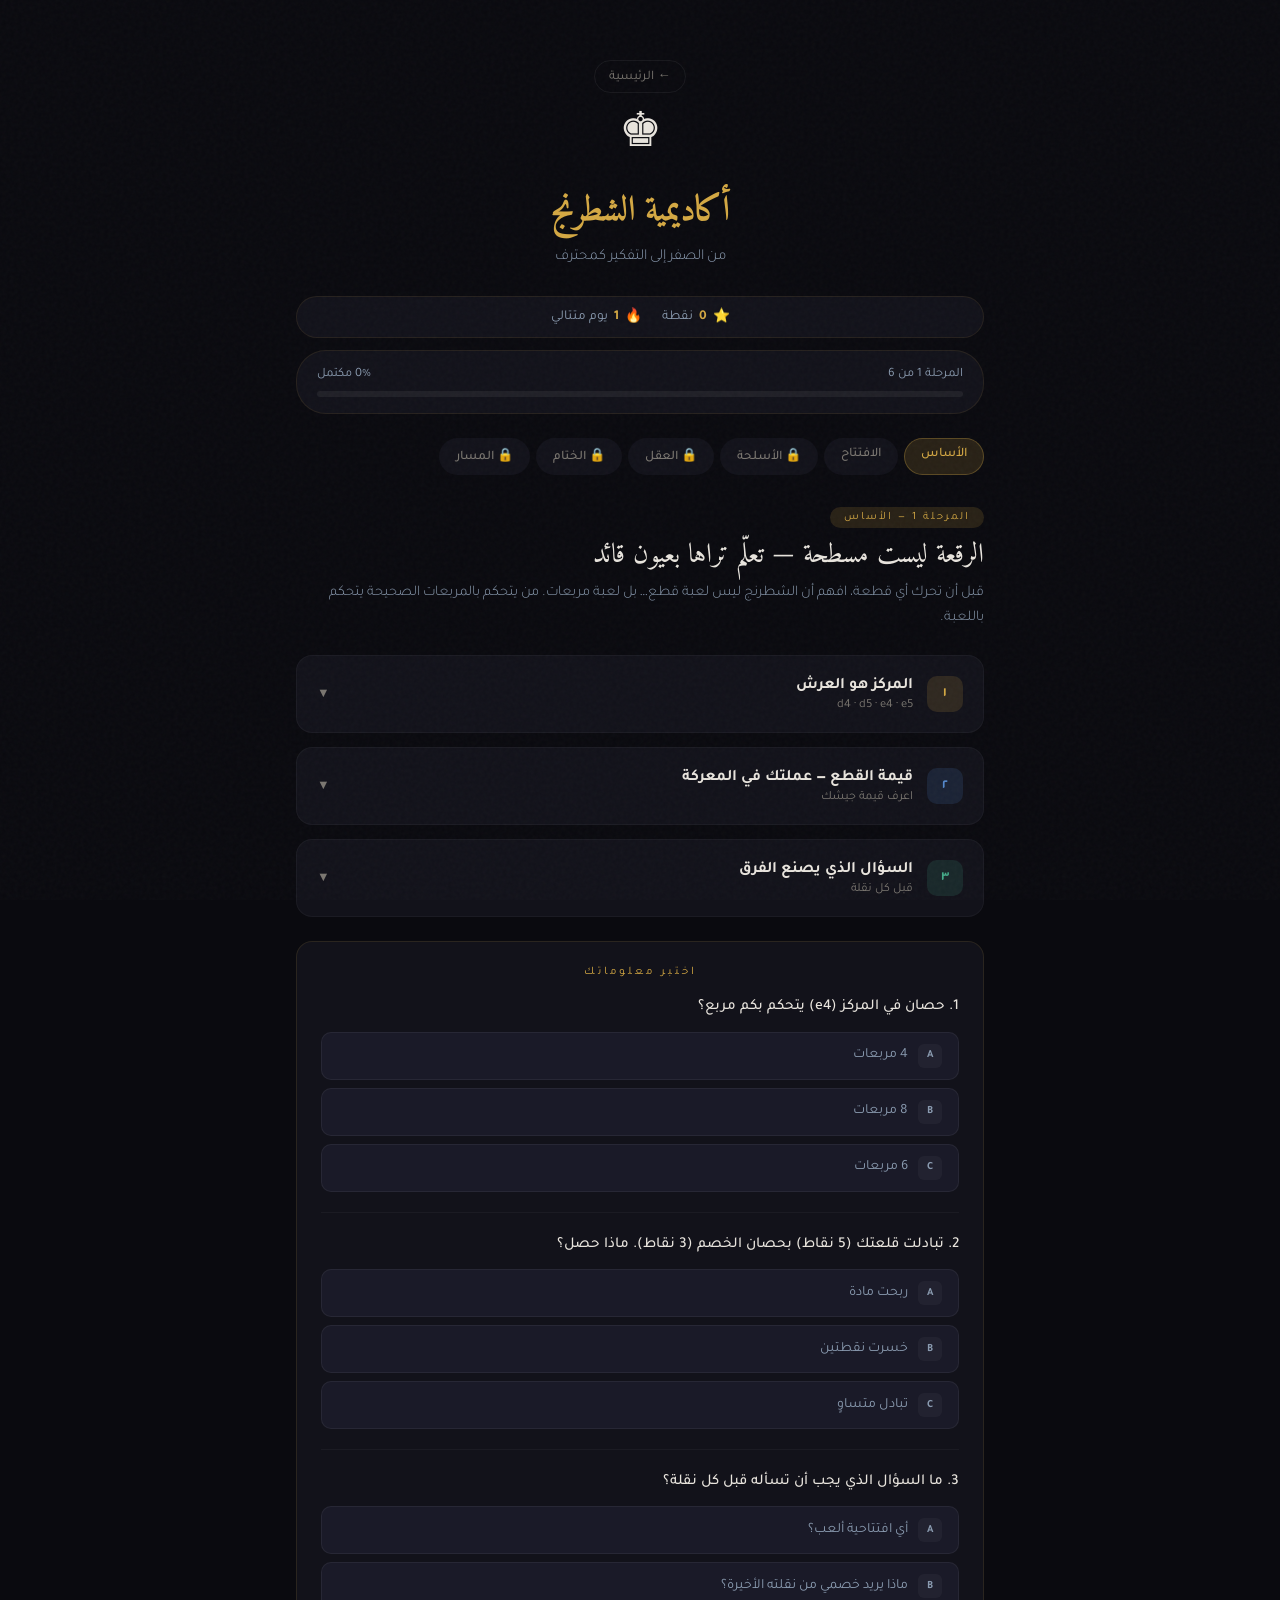
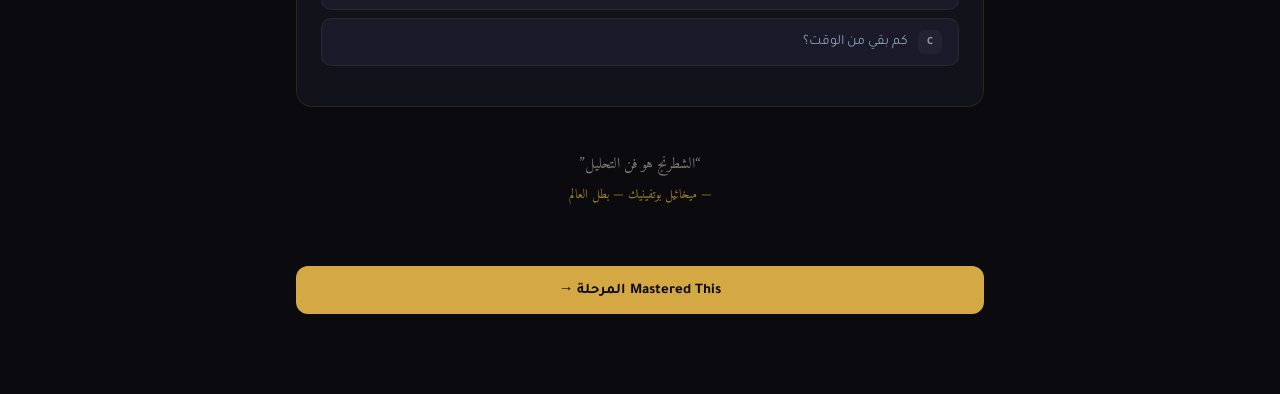
<file: app-old.html>
<!DOCTYPE html>
<html lang="ar" dir="rtl">
<head>
<meta charset="UTF-8">
<meta name="viewport" content="width=device-width, initial-scale=1.0">
<title>أكاديمية الشطرنج</title>
<link href="https://fonts.googleapis.com/css2?family=Amiri:wght@400;700&family=Tajawal:wght@300;400;500;700;800&display=swap" rel="stylesheet">
<style>
:root {
  --bg-deep: #0a0a0f;
  --bg-card: #12121a;
  --bg-hover: #1a1a28;
  --gold: #d4a843;
  --gold-dim: #a07d2e;
  --gold-glow: rgba(212, 168, 67, 0.15);
  --silver: #8a9bb0;
  --text: #e8e4dd;
  --text-dim: #7a7670;
  --accent-red: #c44;
  --accent-green: #4a8;
  --accent-blue: #5588cc;
  --radius: 16px;
}

* { margin: 0; padding: 0; box-sizing: border-box; }

body {
  font-family: 'Tajawal', sans-serif;
  background: var(--bg-deep);
  color: var(--text);
  min-height: 100vh;
  overflow-x: hidden;
}

body::before {
  content: '';
  position: fixed;
  inset: 0;
  opacity: 0.03;
  background-image: url("data:image/svg+xml,%3Csvg viewBox='0 0 256 256' xmlns='http://www.w3.org/2000/svg'%3E%3Cfilter id='n'%3E%3CfeTurbulence type='fractalNoise' baseFrequency='0.9' numOctaves='4' stitchTiles='stitch'/%3E%3C/filter%3E%3Crect width='100%25' height='100%25' filter='url(%23n)'/%3E%3C/svg%3E");
  pointer-events: none;
  z-index: 999;
}

.app {
  max-width: 720px;
  margin: 0 auto;
  padding: 20px 16px 80px;
}

/* HEADER */
.header {
  text-align: center;
  padding: 40px 0 30px;
  position: relative;
}

.header-icon {
  font-size: 48px;
  margin-bottom: 12px;
  display: block;
  animation: float 3s ease-in-out infinite;
}

@keyframes float {
  0%, 100% { transform: translateY(0); }
  50% { transform: translateY(-8px); }
}

.header h1 {
  font-family: 'Amiri', serif;
  font-size: 2.2em;
  color: var(--gold);
  font-weight: 700;
  letter-spacing: -0.5px;
}

.header p {
  color: var(--silver);
  font-size: 0.95em;
  margin-top: 6px;
  font-weight: 300;
}

/* XP & STREAK BAR */
.xp-bar {
  display: flex;
  align-items: center;
  justify-content: center;
  gap: 20px;
  background: var(--bg-card);
  border: 1px solid rgba(212,168,67,0.1);
  border-radius: 30px;
  padding: 10px 20px;
  margin-bottom: 12px;
  font-size: 0.85em;
}
.xp-item { display: flex; align-items: center; gap: 6px; color: var(--silver); }
.xp-item .val { color: var(--gold); font-weight: 700; }

/* PROGRESS BAR */
.progress-container {
  background: var(--bg-card);
  border-radius: 30px;
  padding: 16px 20px;
  margin-bottom: 24px;
  border: 1px solid rgba(212,168,67,0.1);
}

.progress-label {
  display: flex;
  justify-content: space-between;
  font-size: 0.8em;
  color: var(--silver);
  margin-bottom: 8px;
}

.progress-bar {
  height: 6px;
  background: rgba(255,255,255,0.06);
  border-radius: 3px;
  overflow: hidden;
}

.progress-fill {
  height: 100%;
  background: linear-gradient(90deg, var(--gold-dim), var(--gold));
  border-radius: 3px;
  transition: width 0.6s cubic-bezier(0.4, 0, 0.2, 1);
}

/* NAVIGATION TABS */
.nav-tabs {
  display: flex;
  gap: 6px;
  overflow-x: auto;
  padding-bottom: 8px;
  margin-bottom: 24px;
  scrollbar-width: none;
}
.nav-tabs::-webkit-scrollbar { display: none; }

.nav-tab {
  flex-shrink: 0;
  padding: 8px 16px;
  border-radius: 20px;
  font-size: 0.82em;
  font-weight: 500;
  cursor: pointer;
  background: var(--bg-card);
  color: var(--text-dim);
  border: 1px solid transparent;
  transition: all 0.3s ease;
  white-space: nowrap;
}

.nav-tab:hover { color: var(--text); background: var(--bg-hover); }

.nav-tab.active {
  background: var(--gold-glow);
  color: var(--gold);
  border-color: rgba(212,168,67,0.3);
}

/* LESSON CARD */
.lesson {
  animation: fadeUp 0.5s ease forwards;
}

@keyframes fadeUp {
  from { opacity: 0; transform: translateY(16px); }
  to { opacity: 1; transform: translateY(0); }
}

.lesson-header { margin-bottom: 24px; }

.lesson-phase {
  display: inline-block;
  font-size: 0.7em;
  text-transform: uppercase;
  letter-spacing: 2px;
  color: var(--gold);
  background: var(--gold-glow);
  padding: 4px 14px;
  border-radius: 20px;
  margin-bottom: 10px;
}

.lesson-title {
  font-family: 'Amiri', serif;
  font-size: 1.7em;
  color: var(--text);
  line-height: 1.3;
  margin-bottom: 8px;
}

.lesson-subtitle {
  color: var(--silver);
  font-size: 0.92em;
  line-height: 1.7;
  font-weight: 300;
}

/* CONCEPT BLOCKS */
.concept {
  background: var(--bg-card);
  border-radius: var(--radius);
  padding: 20px;
  margin-bottom: 14px;
  border: 1px solid rgba(255,255,255,0.04);
  cursor: pointer;
  transition: all 0.3s ease;
  position: relative;
  overflow: hidden;
}

.concept::before {
  content: '';
  position: absolute;
  top: 0;
  right: 0;
  width: 3px;
  height: 100%;
  background: var(--gold);
  opacity: 0;
  transition: opacity 0.3s;
}

.concept:hover { border-color: rgba(212,168,67,0.15); }
.concept:hover::before { opacity: 1; }

.concept.expanded { border-color: rgba(212,168,67,0.2); }
.concept.expanded::before { opacity: 1; }

.concept-header {
  display: flex;
  align-items: center;
  gap: 14px;
}

.concept-num {
  width: 36px;
  height: 36px;
  border-radius: 10px;
  display: flex;
  align-items: center;
  justify-content: center;
  font-size: 0.85em;
  font-weight: 700;
  flex-shrink: 0;
}

.concept-num.gold { background: var(--gold-glow); color: var(--gold); }
.concept-num.blue { background: rgba(85,136,204,0.15); color: var(--accent-blue); }
.concept-num.green { background: rgba(68,170,136,0.15); color: var(--accent-green); }
.concept-num.red { background: rgba(204,68,68,0.15); color: var(--accent-red); }

.concept-title-row { flex: 1; }

.concept-name { font-size: 1em; font-weight: 600; }

.concept-hint {
  font-size: 0.78em;
  color: var(--text-dim);
  margin-top: 2px;
}

.concept-arrow {
  color: var(--text-dim);
  font-size: 0.8em;
  transition: transform 0.3s;
}

.concept.expanded .concept-arrow { transform: rotate(180deg); }

.concept-body {
  max-height: 0;
  overflow: hidden;
  transition: max-height 0.4s ease, padding 0.3s ease;
}

.concept.expanded .concept-body {
  max-height: 4000px;
  padding-top: 16px;
}

.concept-text {
  font-size: 0.9em;
  line-height: 1.9;
  color: var(--silver);
}

.concept-text strong { color: var(--text); font-weight: 600; }

/* ANALOGY BOX */
.analogy {
  background: rgba(212,168,67,0.06);
  border-right: 3px solid var(--gold-dim);
  padding: 14px 18px;
  border-radius: 0 12px 12px 0;
  margin: 14px 0;
  font-size: 0.88em;
  line-height: 1.8;
  color: var(--text);
}

.analogy-label {
  font-size: 0.72em;
  text-transform: uppercase;
  letter-spacing: 2px;
  color: var(--gold);
  margin-bottom: 6px;
}

/* PATTERN BOX */
.pattern-box {
  background: rgba(85,136,204,0.06);
  border-right: 3px solid var(--accent-blue);
  padding: 14px 18px;
  border-radius: 0 12px 12px 0;
  margin: 14px 0;
  font-size: 0.88em;
  line-height: 1.8;
  color: var(--text);
}
.pattern-label {
  font-size: 0.72em;
  text-transform: uppercase;
  letter-spacing: 2px;
  color: var(--accent-blue);
  margin-bottom: 6px;
}

/* HISTORY BOX */
.history-box {
  background: rgba(160,125,46,0.06);
  border-right: 3px solid var(--gold-dim);
  padding: 14px 18px;
  border-radius: 0 12px 12px 0;
  margin: 14px 0;
  font-size: 0.88em;
  line-height: 1.8;
  color: var(--silver);
  font-style: italic;
}
.history-label {
  font-size: 0.72em;
  text-transform: uppercase;
  letter-spacing: 2px;
  color: var(--gold-dim);
  margin-bottom: 6px;
  font-style: normal;
}

/* THINK-ALONG BOX */
.think-along {
  background: rgba(130,90,200,0.06);
  border: 1px solid rgba(130,90,200,0.15);
  border-radius: 12px;
  padding: 18px;
  margin: 14px 0;
}
.think-along-label {
  font-size: 0.72em;
  text-transform: uppercase;
  letter-spacing: 2px;
  color: #9b7fd4;
  margin-bottom: 8px;
}
.think-along-q {
  font-size: 0.92em;
  color: var(--text);
  margin-bottom: 12px;
  line-height: 1.7;
}
.think-along-opts { display: flex; flex-direction: column; gap: 8px; }
.think-along-opt {
  background: var(--bg-hover);
  border: 1px solid rgba(255,255,255,0.06);
  border-radius: 10px;
  padding: 10px 14px;
  cursor: pointer;
  font-size: 0.88em;
  color: var(--silver);
  transition: all 0.3s;
}
.think-along-opt:hover { border-color: rgba(155,127,212,0.3); color: var(--text); }
.think-along-opt.correct { background: rgba(68,170,136,0.12); border-color: var(--accent-green); color: var(--accent-green); }
.think-along-opt.wrong { background: rgba(204,68,68,0.08); border-color: rgba(204,68,68,0.2); color: var(--accent-red); opacity: 0.7; }
.think-along-reveal {
  margin-top: 12px;
  padding: 14px;
  background: rgba(68,170,136,0.06);
  border-radius: 10px;
  font-size: 0.88em;
  line-height: 1.8;
  color: var(--silver);
  display: none;
}
.think-along-reveal.show { display: block; }

/* CHESS BOARD MINI */
.board-mini {
  display: inline-grid;
  grid-template-columns: repeat(8, 28px);
  grid-template-rows: repeat(8, 28px);
  gap: 0;
  border-radius: 6px;
  overflow: hidden;
  margin: 12px auto;
  border: 2px solid rgba(255,255,255,0.08);
}

.board-cell {
  display: flex;
  align-items: center;
  justify-content: center;
  font-size: 18px;
  line-height: 1;
}

.board-cell.light { background: #b7a67a; }
.board-cell.dark { background: #8b6f47; }
.board-cell.highlight { background: rgba(212,168,67,0.5) !important; }

/* VALUE TABLE */
.value-table {
  width: 100%;
  border-collapse: separate;
  border-spacing: 0 6px;
  margin: 12px 0;
}

.value-table td {
  padding: 10px 14px;
  background: var(--bg-hover);
  font-size: 0.88em;
}

.value-table tr td:first-child { border-radius: 0 10px 10px 0; }
.value-table tr td:last-child { border-radius: 10px 0 0 10px; text-align: center; }

.value-table .piece-icon { font-size: 1.3em; margin-left: 8px; }
.value-table .val { color: var(--gold); font-weight: 700; font-size: 1.1em; }

/* KEY RULE */
.key-rule {
  background: linear-gradient(135deg, rgba(212,168,67,0.08), rgba(212,168,67,0.02));
  border: 1px solid rgba(212,168,67,0.15);
  border-radius: 12px;
  padding: 16px 18px;
  margin: 14px 0;
  text-align: center;
}

.key-rule-label {
  font-size: 0.68em;
  text-transform: uppercase;
  letter-spacing: 3px;
  color: var(--gold);
  margin-bottom: 6px;
}

.key-rule-text {
  font-family: 'Amiri', serif;
  font-size: 1.1em;
  color: var(--text);
  line-height: 1.6;
}

/* MOVES NOTATION */
.moves {
  background: var(--bg-hover);
  border-radius: 10px;
  padding: 14px;
  font-family: monospace;
  font-size: 0.9em;
  text-align: left;
  color: var(--silver);
  margin: 10px 0;
  letter-spacing: 0.5px;
}

.moves span { color: var(--gold); }

/* PRACTICE BOX */
.practice-box {
  background: rgba(68,170,136,0.06);
  border: 1px solid rgba(68,170,136,0.15);
  border-radius: 12px;
  padding: 16px 18px;
  margin: 14px 0;
}

.practice-label {
  font-size: 0.72em;
  text-transform: uppercase;
  letter-spacing: 2px;
  color: var(--accent-green);
  margin-bottom: 8px;
}

.practice-text {
  font-size: 0.88em;
  line-height: 1.8;
  color: var(--silver);
}

/* MISTAKE BOX */
.mistake-box {
  background: rgba(204,68,68,0.06);
  border: 1px solid rgba(204,68,68,0.12);
  border-radius: 12px;
  padding: 16px 18px;
  margin: 14px 0;
}

.mistake-label {
  font-size: 0.72em;
  text-transform: uppercase;
  letter-spacing: 2px;
  color: var(--accent-red);
  margin-bottom: 8px;
}

/* QUIZ SECTION */
.quiz-section {
  background: var(--bg-card);
  border: 1px solid rgba(212,168,67,0.12);
  border-radius: var(--radius);
  padding: 24px;
  margin-top: 24px;
  margin-bottom: 14px;
}
.quiz-title {
  font-size: 0.72em;
  text-transform: uppercase;
  letter-spacing: 3px;
  color: var(--gold);
  margin-bottom: 16px;
  text-align: center;
}
.quiz-q {
  font-size: 0.95em;
  color: var(--text);
  margin-bottom: 12px;
  line-height: 1.6;
  font-weight: 500;
}
.quiz-opts { display: flex; flex-direction: column; gap: 8px; margin-bottom: 16px; }
.quiz-opt {
  background: var(--bg-hover);
  border: 1px solid rgba(255,255,255,0.06);
  border-radius: 10px;
  padding: 11px 16px;
  cursor: pointer;
  font-size: 0.88em;
  color: var(--silver);
  transition: all 0.2s;
  display: flex;
  align-items: center;
  gap: 10px;
}
.quiz-opt:hover { border-color: rgba(212,168,67,0.2); color: var(--text); }
.quiz-opt.correct { background: rgba(68,170,136,0.12); border-color: var(--accent-green); color: var(--accent-green); }
.quiz-opt.wrong { background: rgba(204,68,68,0.08); border-color: rgba(204,68,68,0.2); color: var(--accent-red); opacity: 0.7; }
.quiz-opt.disabled { pointer-events: none; }
.quiz-opt-letter {
  width: 24px; height: 24px; border-radius: 6px;
  background: rgba(255,255,255,0.04); display: flex;
  align-items: center; justify-content: center;
  font-size: 0.78em; font-weight: 600; flex-shrink: 0;
}
.quiz-explanation {
  background: rgba(68,170,136,0.06);
  border-radius: 10px;
  padding: 12px 16px;
  font-size: 0.85em;
  line-height: 1.7;
  color: var(--silver);
  margin-top: 8px;
  display: none;
}
.quiz-explanation.show { display: block; }
.quiz-divider { height: 1px; background: rgba(255,255,255,0.04); margin: 20px 0; }

/* NAV BUTTONS */
.nav-buttons {
  display: flex;
  gap: 12px;
  margin-top: 30px;
}

.nav-btn {
  flex: 1;
  padding: 14px;
  border-radius: 12px;
  border: none;
  font-family: 'Tajawal', sans-serif;
  font-size: 0.92em;
  font-weight: 600;
  cursor: pointer;
  transition: all 0.3s;
}

.nav-btn.primary {
  background: var(--gold);
  color: var(--bg-deep);
}
.nav-btn.primary:hover { background: #e0b44d; }

.nav-btn.secondary {
  background: var(--bg-card);
  color: var(--text);
  border: 1px solid rgba(255,255,255,0.08);
}
.nav-btn.secondary:hover { background: var(--bg-hover); }

/* FOOTER QUOTE */
.footer-quote {
  text-align: center;
  padding: 30px 20px;
  font-family: 'Amiri', serif;
  color: var(--text-dim);
  font-size: 0.95em;
  line-height: 1.8;
}

.footer-quote .author {
  color: var(--gold-dim);
  font-size: 0.85em;
  margin-top: 4px;
}

/* COMPLETION SCREEN */
.completion-screen {
  text-align: center;
  padding: 60px 0 40px;
  animation: fadeUp 0.6s ease forwards;
}

.completion-badge {
  font-size: 80px;
  display: block;
  margin-bottom: 20px;
  animation: float 3s ease-in-out infinite;
  filter: drop-shadow(0 0 50px rgba(212,168,67,0.6));
}

.completion-title {
  font-family: 'Amiri', serif;
  font-size: 2em;
  color: var(--gold);
  margin-bottom: 12px;
  line-height: 1.3;
}

.completion-sub {
  color: var(--silver);
  font-size: 0.95em;
  line-height: 1.8;
  max-width: 480px;
  margin: 0 auto 36px;
  font-weight: 300;
}

.completion-grid {
  display: grid;
  grid-template-columns: repeat(3, 1fr);
  gap: 12px;
  margin-bottom: 36px;
}

.completion-stat {
  background: var(--bg-card);
  border: 1px solid rgba(212,168,67,0.12);
  border-radius: var(--radius);
  padding: 20px 12px;
}

.cs-v { font-size: 1.8em; font-weight: 700; color: var(--gold); font-family: 'Amiri', serif; }
.cs-l { font-size: 0.78em; color: var(--text-dim); margin-top: 4px; }

.completion-summary {
  background: var(--bg-card);
  border: 1px solid rgba(212,168,67,0.08);
  border-radius: var(--radius);
  padding: 24px;
  margin-bottom: 28px;
  text-align: left;
}

.cs-row {
  font-size: 0.88em;
  color: var(--silver);
  padding: 9px 0;
  border-bottom: 1px solid rgba(255,255,255,0.04);
  line-height: 1.6;
}
.cs-row:last-child { border-bottom: none; }

.completion-next {
  background: linear-gradient(135deg, rgba(212,168,67,0.08), rgba(212,168,67,0.02));
  border: 1px solid rgba(212,168,67,0.15);
  border-radius: var(--radius);
  padding: 24px;
  margin-bottom: 28px;
}

.cn-title {
  font-size: 0.7em; letter-spacing: 3px; text-transform: uppercase;
  color: var(--gold); margin-bottom: 8px;
}

.cn-text { color: var(--silver); font-size: 0.9em; line-height: 1.7; margin-bottom: 16px; }

.completion-cta {
  display: inline-flex; align-items: center;
  background: linear-gradient(135deg, var(--gold-dim), var(--gold));
  color: var(--bg-deep); font-family: 'Tajawal', sans-serif; font-weight: 700;
  font-size: 0.95em; padding: 12px 28px; border-radius: 30px;
  text-decoration: none; transition: all 0.3s;
}
.completion-cta:hover { transform: translateY(-2px); box-shadow: 0 8px 30px rgba(212,168,67,0.35); }

.completion-actions {
  display: flex; gap: 12px; justify-content: center;
  flex-wrap: wrap; margin-top: 20px;
}

/* HOME LINK */
.home-link {
  display: inline-flex; align-items: center; gap: 6px;
  color: var(--text-dim); font-size: 0.82em; text-decoration: none;
  padding: 6px 14px; border-radius: 20px;
  border: 1px solid rgba(255,255,255,0.06);
  transition: all 0.3s; margin-bottom: 8px;
}
.home-link:hover { color: var(--gold); border-color: rgba(212,168,67,0.2); }

/* XP TOAST */
.xp-toast {
  position: fixed;
  top: 20px;
  right: 20px;
  background: var(--bg-card);
  border: 1px solid rgba(212,168,67,0.3);
  color: var(--gold);
  padding: 10px 20px;
  border-radius: 12px;
  font-size: 0.9em;
  font-weight: 600;
  z-index: 1000;
  animation: toastIn 0.3s ease, toastOut 0.3s ease 1.5s forwards;
  pointer-events: none;
}
@keyframes toastIn { from { opacity:0; transform:translateY(-10px); } to { opacity:1; transform:translateY(0); } }
@keyframes toastOut { from { opacity:1; } to { opacity:0; transform:translateY(-10px); } }

@media (max-width: 400px) {
  .header h1 { font-size: 1.8em; }
  .lesson-title { font-size: 1.4em; }
  .board-mini { grid-template-columns: repeat(8, 24px); grid-template-rows: repeat(8, 24px); }
  .board-cell { font-size: 15px; }
  .completion-grid { grid-template-columns: repeat(3, 1fr); }
  .xp-bar { flex-wrap: wrap; gap: 12px; }
}
</style>
</head>
<body>

<div class="app" id="app"></div>

<script>
// ── Course Content ──
const lessons = [
  {
    phase: "الأساس",
    title: "الرقعة ليست مسطحة — تعلّم تراها بعيون قائد",
    subtitle: "قبل أن تحرك أي قطعة، افهم أن الشطرنج ليس لعبة قطع… بل لعبة مربعات. من يتحكم بالمربعات الصحيحة يتحكم باللعبة.",
    concepts: [
      {
        num: "١", color: "gold",
        name: "المركز هو العرش",
        hint: "d4 · d5 · e4 · e5",
        body: `<div class="concept-text">
          <strong>تخيل الرقعة كمدينة.</strong> المربعات الأربعة في الوسط (e4, d4, e5, d5) هي ميدان المدينة الرئيسي. من يسيطر على الميدان يتحكم بكل الشوارع المتفرعة منه.
          <div class="analogy">
            <div class="analogy-label">تشبيه</div>
            في كرة القدم، الفريق الذي يسيطر على وسط الملعب يتحكم بإيقاع اللعب. المركز في الشطرنج هو نفس الفكرة بالضبط.
          </div>
          <strong>لماذا المركز مهم جداً؟</strong><br>
          — القطعة في المركز تتحكم بأكبر عدد من المربعات<br>
          — حصان في e4 يهاجم 8 مربعات. نفس الحصان في الزاوية (a1) يهاجم مربعين فقط!<br>
          — التحكم بالمركز يمنحك حرية تحريك قطعك لأي جهة
          <div class="key-rule">
            <div class="key-rule-label">قاعدة ذهبية</div>
            <div class="key-rule-text">أول نقلتين دائماً: بيدق إلى e4 أو d4 ثم أخرج حصاناً</div>
          </div>
        </div>`
      },
      {
        num: "٢", color: "blue",
        name: "قيمة القطع — عملتك في المعركة",
        hint: "اعرف قيمة جيشك",
        body: `<div class="concept-text">
          كل قطعة لها "سعر". قبل أي مبادلة، احسب: هل أنا رابح أم خاسر؟
          <table class="value-table">
            <tr><td><span class="piece-icon">♟</span> بيدق</td><td><span class="val">1</span></td></tr>
            <tr><td><span class="piece-icon">♞</span> حصان</td><td><span class="val">3</span></td></tr>
            <tr><td><span class="piece-icon">♝</span> فيل</td><td><span class="val">3</span></td></tr>
            <tr><td><span class="piece-icon">♜</span> قلعة</td><td><span class="val">5</span></td></tr>
            <tr><td><span class="piece-icon">♛</span> وزير</td><td><span class="val">9</span></td></tr>
            <tr><td><span class="piece-icon">♚</span> ملك</td><td><span class="val">∞</span></td></tr>
          </table>
          <div class="analogy">
            <div class="analogy-label">تشبيه</div>
            فكر فيها كعملة. إذا أعطيت 5 دولارات (قلعة) مقابل 3 دولارات (حصان) بدون سبب تكتيكي، أنت خسرت دولارين. بسيطة.
          </div>
          <strong>ملاحظات مهمة:</strong><br>
          — فيلين اثنين معاً (زوج الفيلة) أقوى من حصانين — يغطيان كل ألوان المربعات<br>
          — الحصان أفضل في المواقف "المغلقة" (بيادق كثيرة متشابكة)<br>
          — الفيل أفضل في المواقف "المفتوحة" (أقطار طويلة حرة)<br>
          — القلعة تحتاج أعمدة مفتوحة (بدون بيادق) لتكون فعالة
          <div class="mistake-box">
            <div class="mistake-label">خطأ شائع</div>
            المبتدئ يبادل قلعة (5) بحصان (3) ظناً أنه "أخذ قطعة". أنت خسرت نقطتين!
          </div>
        </div>`
      },
      {
        num: "٣", color: "green",
        name: "السؤال الذي يصنع الفرق",
        hint: "قبل كل نقلة",
        body: `<div class="concept-text">
          <div class="key-rule">
            <div class="key-rule-label">السؤال السحري</div>
            <div class="key-rule-text">«ماذا يريد خصمي من نقلته الأخيرة؟»</div>
          </div>
          هذا السؤال وحده سيمنعك من 70% من الأخطاء. معظم المبتدئين يلعبون وكأن الخصم غير موجود — يفكرون في خطتهم فقط ولا ينظرون لما يفعله الطرف الآخر.
          <div class="analogy">
            <div class="analogy-label">تشبيه</div>
            تخيل ملاكم يستعد لضربة قوية لكنه لا يراقب يد خصمه. سيُضرب قبل أن يضرب. الشطرنج نفس الشيء: اقرأ نقلة خصمك أولاً.
          </div>
          <strong>كيف تقرأ نقلة الخصم؟</strong><br>
          ١. هل يهدد أخذ قطعة؟<br>
          ٢. هل يجهز لتهديد في النقلة القادمة؟<br>
          ٣. هل حسّن موقع إحدى قطعه؟<br>
          ٤. إذا لم يهدد شيئاً — عظيم، نفّذ خطتك أنت
          <div class="practice-box">
            <div class="practice-label">تمرين عملي</div>
            <div class="practice-text">في مبارياتك الخمس القادمة، قبل كل نقلة تلعبها، قل لنفسك بصوت مسموع: "هو يريد..." — حتى لو الجواب "لا شيء واضح". بناء هذه العادة أهم من أي افتتاحية.</div>
          </div>
        </div>`
      }
    ],
    quote: { text: "الشطرنج هو فن التحليل", author: "ميخائيل بوتفينيك — بطل العالم" },
    quiz: [
      { q: "حصان في المركز (e4) يتحكم بكم مربع؟", opts: ["4 مربعات", "8 مربعات", "6 مربعات"], correct: 1, explanation: "الحصان في المركز يتحكم بأقصى عدد: 8 مربعات. في الزاوية يتحكم بمربعين فقط." },
      { q: "تبادلت قلعتك (5 نقاط) بحصان الخصم (3 نقاط). ماذا حصل؟", opts: ["ربحت مادة", "خسرت نقطتين", "تبادل متساوٍ"], correct: 1, explanation: "5 ناقص 3 = خسرت نقطتين من المادة. تبادل خاسر بدون سبب تكتيكي." },
      { q: "ما السؤال الذي يجب أن تسأله قبل كل نقلة؟", opts: ["أي افتتاحية ألعب؟", "ماذا يريد خصمي من نقلته الأخيرة؟", "كم بقي من الوقت؟"], correct: 1, explanation: "هذا السؤال وحده يمنعك من 70% من الأخطاء." }
    ]
  
  },
  {
    phase: "الافتتاح",
    title: "أول 10 نقلات — خطة واضحة بدل العشوائية",
    subtitle: "الافتتاح ليس حفظ نقلات. هو تنفيذ 4 مهام بأسرع ما يمكن. من ينجز المهام أولاً يبدأ المعركة وهو في موقع القوة.",
    concepts: [
      {
        num: "١", color: "gold",
        name: "المهام الأربع للافتتاح",
        hint: "قائمة مهامك كل مباراة",
        body: `<div class="concept-text">
          فكر في الافتتاح كأنك تجهز جيشك للمعركة. عندك 4 مهام يجب إنجازها:
          <div class="key-rule">
            <div class="key-rule-label">المهام الأربع</div>
            <div class="key-rule-text">
              ١. احتل المركز ببيدق أو اثنين<br>
              ٢. طوّر الأحصنة والفيلة (أخرجها من الصف الأول)<br>
              ٣. بيّت (التبييت) لحماية الملك<br>
              ٤. اربط القلعتين (اجعلهما تريان بعضهما)
            </div>
          </div>
          <strong>الترتيب مهم:</strong><br>
          — أولاً بيدق المركز (e4 أو d4)<br>
          — ثم الأحصنة (عادة Nf3 ثم Nc3)<br>
          — ثم الفيلة (بعد الأحصنة لأنك تحتاج ترى أين المواقف تتطلبهم)<br>
          — ثم التبييت<br>
          — أخيراً صل القلعتين واختر خطة وسط اللعب
          <div class="mistake-box">
            <div class="mistake-label">أخطاء قاتلة في الافتتاح</div>
            <strong>تحريك نفس القطعة مرتين</strong> = منحت خصمك نقلة تطوير مجانية<br>
            <strong>إخراج الوزير مبكراً</strong> = سيطارده خصمك بقطع يطورها<br>
            <strong>تحريك بيادق الأطراف</strong> (a4, h4) = مضيعة وقت ولا تخدم المركز<br>
            <strong>نسيان التبييت</strong> = ملكك في خطر دائم
          </div>
        </div>`
      },
      {
        num: "٢", color: "blue",
        name: "الافتتاحية الإيطالية — سلاحك الأول بالأبيض",
        hint: "1.e4 e5 2.Nf3 Nc6 3.Bc4",
        body: `<div class="concept-text">
          هذه أفضل افتتاحية للمبتدئين. ستلعبها في 80% من مبارياتك بالأبيض.
          <div class="moves"><span>1.</span> e4 &nbsp; e5 &nbsp;&nbsp; <span>2.</span> Nf3 &nbsp; Nc6 &nbsp;&nbsp; <span>3.</span> Bc4</div>
          <strong>لماذا هذه النقلات بالذات؟</strong><br>
          — <strong>e4:</strong> تحتل المركز + تفتح خط للفيل والوزير<br>
          — <strong>Nf3:</strong> تطور حصان + تهاجم بيدق e5 + تجهز للتبييت<br>
          — <strong>Bc4:</strong> الفيل يراقب نقطة f7 — أضعف نقطة في موقع الأسود (يحميها الملك وحده)
          <div class="analogy">
            <div class="analogy-label">الفكرة التكتيكية</div>
            أنت تبني ضغطاً على f7 مثل من يحاصر القلعة من جهة واحدة. حتى لو لم تخترق فوراً، الخصم مشغول بالدفاع وأنت تطور بحرية.
          </div>
          <strong>خطة ما بعد الافتتاح:</strong><br>
          ١. بيّت (O-O) فوراً<br>
          ٢. ضع القلعة على e1 لدعم بيدق e4<br>
          ٣. جهّز d2-d4 لفتح المركز<br>
          ٤. طوّر الفيل الآخر (Bc1 إلى e3 أو g5)
          <div class="practice-box">
            <div class="practice-label">تمرين</div>
            <div class="practice-text">العب 10 مباريات بالأبيض بالافتتاحية الإيطالية فقط. لا تغير. الهدف: أن تصل النقلة 6-7 بدون تفكير.</div>
          </div>
        </div>`
      },
      {
        num: "٣", color: "green",
        name: "بالأسود — لا تنسخ، بل تحدّى",
        hint: "الدفاع السيسيلي + السلافي",
        body: `<div class="concept-text">
          <strong>ضد e4 → العب c5 (الدفاع السيسيلي)</strong>
          <div class="moves"><span>1.</span> e4 &nbsp; <span>c5</span></div>
          الفكرة: بدل ما تنسخ نقلات الأبيض (e5)، تهاجم المركز من الجانب. هذا يخلق مواقف غير متماثلة — يعني فرص أكبر لك.
          <div class="analogy">
            <div class="analogy-label">تشبيه</div>
            إذا خصمك دخل من الباب الأمامي، لا تقف أمامه. اهجم من الباب الجانبي. هذا جوهر السيسيلي.
          </div>
          <strong>ضد d4 → العب d5 ثم c6 (الدفاع السلافي)</strong>
          <div class="moves"><span>1.</span> d4 &nbsp; d5 &nbsp;&nbsp; <span>2.</span> c4 &nbsp; <span>c6</span></div>
          الفكرة: موقف صلب ومتين. تحمي مركزك بقوة وتنتظر فرصتك.
          <div class="key-rule">
            <div class="key-rule-label">نصيحة مهمة</div>
            <div class="key-rule-text">لا تحتاج أكثر من افتتاحية واحدة بالأبيض وواحدة بالأسود لكل حالة. الإتقان أهم من التنويع.</div>
          </div>
        </div>`
      }
    ],
    quote: { text: "الافتتاح يشبه المقدمة في رواية — يحدد نغمة كل ما سيأتي", author: "أناتولي كاربوف" },
    quiz: [
      { q: "ما الترتيب الصحيح لمهام الافتتاح؟", opts: ["إخراج الوزير ثم التبييت", "بيدق المركز ثم تطوير القطع ثم التبييت ثم ربط القلاع", "التبييت فوراً ثم التطوير"], correct: 1, explanation: "الترتيب: بيدق مركز → أحصنة وفيلة → تبييت → ربط القلعتين." },
      { q: "لماذا Bc4 نقلة قوية في الإيطالية؟", opts: ["تهاجم المركز مباشرة", "تستهدف f7 أضعف نقطة عند الأسود", "تحمي الملك"], correct: 1, explanation: "الفيل على c4 يضغط على f7 التي يحميها الملك وحده." },
      { q: "لماذا لا تخرج الوزير مبكراً؟", opts: ["الوزير ضعيف في الافتتاح", "الخصم سيطارده ويطور قطعه مجاناً", "الوزير يتحرك فقط في النهاية"], correct: 1, explanation: "كل مرة يهرب وزيرك = الخصم يطور قطعة جديدة مجاناً." }
    ]
  
  },
  {
    phase: "الأسلحة",
    title: "التكتيكات — كيف تربح قطع مجاناً",
    subtitle: "90% من المباريات بين المبتدئين تُحسم بخطأ تكتيكي. تعلّم هذه الأنماط السبعة وستبدأ ترى فرصاً لم تكن تراها.",
    concepts: [
      {
        num: "١", color: "red",
        name: "الشوكة — قطعة تهاجم اثنتين",
        hint: "Fork 🍴",
        body: `<div class="concept-text">
          <strong>الفكرة:</strong> قطعة واحدة تهدد قطعتين في نفس الوقت. الخصم ينقذ واحدة ويخسر الأخرى.
          <div class="analogy">
            <div class="analogy-label">تشبيه</div>
            مثل حارس مرمى يواجه تسديدتين في نفس اللحظة — سيصد واحدة وتدخل الثانية.
          </div>
          <strong>شوكة الحصان (الأشهر):</strong><br>
          الحصان يقفز ويهدد الملك + القلعة (أو الملك + الوزير). الخصم ينقذ الملك إجبارياً وتأخذ أنت القطعة الأخرى.
          <br><br>
          <strong>شوكة البيدق:</strong><br>
          بيدق يتقدم ويهدد قطعتين جانبياً. رخيصة لكن مؤلمة!
          <br><br>
          <strong>شوكة الوزير:</strong><br>
          الوزير يهاجم قطعتين غير محميتين. قوية جداً.
          <div class="practice-box">
            <div class="practice-label">كيف تصنعها؟</div>
            <div class="practice-text">ابحث عن قطعتين للخصم على مربعات يستطيع حصانك الوصول لمربع يهددهما معاً. مع التمرين، عينك ستلتقطها تلقائياً.</div>
          </div>
        </div>`
      },
      {
        num: "٢", color: "gold",
        name: "الدبوس — تثبيت العدو في مكانه",
        hint: "Pin 📌",
        body: `<div class="concept-text">
          <strong>الفكرة:</strong> تهاجم قطعة، لكنها لا تستطيع التحرك لأن خلفها قطعة أهم.
          <br><br>
          <strong>الدبوس المطلق:</strong> القطعة خلفها هي الملك — القطعة المدبوسة لا تتحرك قانونياً (ممنوع كشف الملك).<br>
          <strong>مثال:</strong> فيل يهاجم حصان الخصم، والملك خلف الحصان على نفس القطر. الحصان مشلول.
          <br><br>
          <strong>الدبوس النسبي:</strong> القطعة خلفها أعلى قيمة (مثلاً الوزير). التحريك ممكن قانونياً لكنه خاسر.
          <div class="key-rule">
            <div class="key-rule-label">كيف تستغل الدبوس</div>
            <div class="key-rule-text">القطعة المدبوسة ضعيفة — كدّس عليها مهاجمين إضافيين. إذا دافع الخصم بقطعة واحدة، هاجم بقطعتين.</div>
          </div>
        </div>`
      },
      {
        num: "٣", color: "blue",
        name: "السيخ — الهجوم من الخلف",
        hint: "Skewer ↗️",
        body: `<div class="concept-text">
          <strong>عكس الدبوس تماماً:</strong> تهاجم القطعة الأهم أولاً. عندما تتحرك، تأخذ القطعة الأقل قيمة خلفها.
          <br><br>
          <strong>المثال الكلاسيكي:</strong><br>
          قلعتك تكش الملك على عمود مفتوح. الملك يتحرك. خلفه كانت القلعة — تأخذها مجاناً.
          <div class="analogy">
            <div class="analogy-label">الفرق بين الدبوس والسيخ</div>
            <strong>الدبوس:</strong> القطعة الأقل قيمة في الأمام (مشلولة) والأهم خلفها<br>
            <strong>السيخ:</strong> القطعة الأهم في الأمام (مجبرة تتحرك) والأقل خلفها (تُؤخذ)
          </div>
        </div>`
      },
      {
        num: "٤", color: "green",
        name: "الهجوم المكشوف — السلاح الخفي",
        hint: "Discovered Attack 💨",
        body: `<div class="concept-text">
          <strong>الفكرة:</strong> تحرك قطعة فتكشف خط هجوم لقطعة أخرى كانت مختبئة خلفها.
          <br><br>
          كأنك تفتح باب وخلفه مدفع جاهز للإطلاق. القطعة التي تحركتها هي الباب، والقطعة خلفها هي المدفع.
          <br><br>
          <strong>الكش المكشوف:</strong> أخطر الأنواع — القطعة المكشوفة تعطي كش. يعني القطعة التي تحركتها "حرة" تأخذ أي شيء لأن الخصم مشغول بإنقاذ ملكه!
          <br><br>
          <strong>الكش المزدوج:</strong><br>
          القطعة المتحركة + القطعة المكشوفة كلاهما يعطيان كش. لا يمكن صد كشين في نقلة واحدة — الملك مجبر يتحرك. هذا أقوى تكتيك في الشطرنج.
        </div>`
      },
      {
        num: "٥", color: "red",
        name: "إزالة الحارس + التضحية",
        hint: "Removing the Defender + Sacrifice",
        body: `<div class="concept-text">
          <strong>إزالة الحارس:</strong> أزل أو اطرد القطعة التي تحمي هدفاً مهماً، ثم اهجم الهدف.
          <br><br>
          <strong>مثال:</strong> حصان خصمك يحمي فيله. تأخذ الحصان بفيلك، والآن الفيل بدون حماية — تأخذه بالنقلة التالية.
          <br><br>
          <strong>التضحية:</strong> تعطي قطعة عمداً لتحصل على شيء أكبر (كش مات، أو تكتيك يربح أكثر).
          <div class="key-rule">
            <div class="key-rule-label">قاعدة ذهبية للتضحيات</div>
            <div class="key-rule-text">كل تضحية يجب أن تكون محسوبة — لا تضحي "على أمل". احسب: إذا ضحيت بهذه القطعة، ما النتيجة المضمونة؟</div>
          </div>
          <div class="practice-box">
            <div class="practice-label">التمرين الأهم</div>
            <div class="practice-text">ادخل Lichess → Puzzles → حل 10-15 لغز يومياً. كل لغز يدربك على نمط تكتيكي. بعد شهر، عينك ستلتقط هذه الأنماط في مبارياتك الحقيقية تلقائياً.</div>
          </div>
        </div>`
      }
    ],
    quote: { text: "التكتيكات هي ما تفعله عندما يكون هناك ما يمكن فعله. الاستراتيجية هي ما تفعله عندما لا يوجد شيء", author: "سافيلي تارتاكوفر" },
    quiz: [
      { q: "ما الذي يجعل شوكة الحصان خطيرة جداً؟", opts: ["الحصان يقفز فوق القطع ولا يمكن سدّه", "الحصان بطيء", "الحصان أرخص قطعة"], correct: 0, explanation: "الحصان يقفز — لا يمكن وضع قطعة في طريقه لمنع الشوكة." },
      { q: "في الدبوس، ماذا يحصل للقطعة المدبوسة؟", opts: ["تأخذ المهاجم", "لا تتحرك أو لا يجب أن تتحرك لأن خلفها قطعة أهم", "تهرب بسرعة"], correct: 1, explanation: "في الدبوس المطلق (الملك خلفها) لا تتحرك قانونياً. في النسبي، التحريك خاسر." },
      { q: "ما هو الكش المزدوج؟", opts: ["كش مرتين متتاليتين", "قطعتان تعطيان كش في نفس الوقت", "كش على الملك والوزير"], correct: 1, explanation: "في الكش المزدوج، القطعة المتحركة + المكشوفة كلاهما يكشّان. الملك مجبر يتحرك." }
    ]
  
  },
  {
    phase: "العقل",
    title: "وسط اللعبة — فكّر كقائد لا كجندي",
    subtitle: "بعد الافتتاح تنتهي الوصفات الجاهزة. هنا يبدأ الشطرنج الحقيقي: التخطيط، التقييم، واتخاذ القرارات.",
    concepts: [
      {
        num: "١", color: "gold",
        name: "نظام التفكير قبل كل نقلة",
        hint: "الخوارزمية الذهنية",
        body: `<div class="concept-text">
          المحترفون لا يفكرون عشوائياً. عندهم نظام ذهني يتبعونه قبل كل نقلة:
          <div class="key-rule">
            <div class="key-rule-label">أربع خطوات بالترتيب</div>
            <div class="key-rule-text">
              ١. ما تهديد خصمي؟ (أمان أولاً)<br>
              ٢. هل عندي تكتيك؟ (شوكة، دبوس، كشف)<br>
              ٣. ما خطتي؟ (إذا لا تهديد ولا تكتيك)<br>
              ٤. هل نقلتي آمنة؟ (تأكد قبل التنفيذ)
            </div>
          </div>
          <div class="analogy">
            <div class="analogy-label">تشبيه</div>
            مثل الطيار قبل الإقلاع — عنده قائمة فحص يمر عليها كل مرة. لا يعتمد على ذاكرته أو إحساسه. اتبع هذا النظام وستقل أخطاؤك بشكل كبير.
          </div>
        </div>`
      },
      {
        num: "٢", color: "blue",
        name: "الأعمدة المفتوحة — طريق القلاع السريع",
        hint: "Open Files",
        body: `<div class="concept-text">
          عمود بدون بيادق = طريق سريع لقلاعك. ضع قلاعك على الأعمدة المفتوحة واخترق صفوف الخصم.
          <br><br>
          <strong>مضاعفة القلاع:</strong> قلعتان على نفس العمود = قوة خارقة. القلعة الأمامية تحميها الخلفية، وأي قطعة تحاول سد العمود ستسقط.
          <br><br>
          <strong>عمود نصف مفتوح:</strong> عمود عليه بيدق واحد فقط (للخصم) — ضع قلعتك عليه واضغط على ذلك البيدق.
        </div>`
      },
      {
        num: "٣", color: "green",
        name: "البيادق الضعيفة — اهجم نقاط الضعف",
        hint: "الأهداف الدائمة",
        body: `<div class="concept-text">
          <strong>البيدق المعزول:</strong> بيدق لا يوجد بيادق صديقة على الأعمدة المجاورة له. ضعيف لأنه لا يُحمى إلا بقطع (مما يشغلها عن الهجوم).
          <br><br>
          <strong>البيادق المضاعفة:</strong> بيدقان على نفس العمود. يعيقان بعضهما ولا يحميان بعضهما.
          <br><br>
          <strong>كيف تستغل هذا؟</strong><br>
          — ابحث عن بيادق خصمك الضعيفة<br>
          — وجّه قطعك لمهاجمتها<br>
          — اجبره على وضع قطعه في وضع دفاعي سلبي<br>
          — بينما قطعه مشغولة بالدفاع، هاجم في جهة أخرى
          <div class="analogy">
            <div class="analogy-label">تشبيه</div>
            البيدق الضعيف مثل ثغرة في سور القلعة. قد لا تدمرها فوراً، لكن وجودها يجبر الخصم على وضع حراس عليها — حراس كان يمكنهم المشاركة في الهجوم.
          </div>
        </div>`
      },
      {
        num: "٤", color: "red",
        name: "المربعات القوية — قلاعك داخل أرض العدو",
        hint: "Outposts",
        body: `<div class="concept-text">
          <strong>المربع القوي</strong> = مربع في نصف الخصم لا يستطيع بيدق طرد قطعتك منه.
          <br><br>
          حصان على مربع قوي في المركز = كابوس. لا يمكن طرده ببيدق (رخيص)، ويتحكم بمربعات حيوية في أرض الخصم.
          <div class="key-rule">
            <div class="key-rule-label">قاعدة</div>
            <div class="key-rule-text">حصان على مربع قوي في المركز قيمته تعادل قلعة تقريباً!</div>
          </div>
          <strong>متى تهاجم الملك؟</strong> ثلاثة شروط:<br>
          ١. ملك الخصم مكشوف (لم يبيّت أو بيادق حمايته تحركت)<br>
          ٢. قطعك موجهة نحو ملكه<br>
          ٣. قطعه بعيدة عن الدفاع<br>
          إذا تحقق شرطان → فكر جدياً في الهجوم.
        </div>`
      }
    ],
    quote: { text: "حتى الخطة السيئة أفضل من عدم وجود خطة", author: "فرانك مارشال" },
    quiz: [
      { q: "ما أول شيء تفحصه قبل أي نقلة؟", opts: ["أي تكتيك عندي؟", "ما تهديد خصمي؟", "ما خطتي طويلة المدى؟"], correct: 1, explanation: "الأمان أولاً! افحص تهديد الخصم قبل أي شيء." },
      { q: "لماذا البيادق المعزولة ضعيفة؟", opts: ["لا تستطيع أخذ قطع العدو", "تُحمى بالقطع فقط مما يشغلها عن الهجوم", "تسد طريق قطعك"], correct: 1, explanation: "البيدق المعزول يحتاج حماية من قطع — مما يشغلها عن المهام الهجومية." },
      { q: "ما الذي يجعل المربع القوي مميزاً؟", opts: ["مربع في نصفك من الرقعة", "مربع لا يستطيع بيدق خصم طرد قطعتك منه", "أي مربع فيه حصانك"], correct: 1, explanation: "المربع القوي في نصف الخصم لا يُهاجم ببيدق. حصان هناك = كابوس." }
    ]
  
  },
  {
    phase: "الختام",
    title: "نهايات اللعب — حيث تُصنع الانتصارات",
    subtitle: "كثير من المبتدئين يتجاهلون نهايات اللعب. لكن الحقيقة: لاعب يفهم النهايات يحول التعادلات إلى انتصارات والخسائر إلى تعادلات.",
    concepts: [
      {
        num: "١", color: "gold",
        name: "الملك يتحول من ملك إلى محارب",
        hint: "أهم قاعدة في النهايات",
        body: `<div class="concept-text">
          في الافتتاح ووسط اللعب: الملك يختبئ. في النهاية: الملك يخرج للقتال.
          <br><br>
          لماذا؟ القطع قلّت، خطر الكش مات انخفض، والملك يصبح قطعة قوية تساعد في دعم البيادق ومهاجمة بيادق الخصم.
          <div class="key-rule">
            <div class="key-rule-label">قاعدة</div>
            <div class="key-rule-text">بمجرد أن تُبادل الوزيرين — أخرج ملكك فوراً إلى المركز. كل نقلة تتأخر فيها = فرصة ضائعة.</div>
          </div>
          <div class="mistake-box">
            <div class="mistake-label">خطأ المبتدئ الأول في النهايات</div>
            إبقاء الملك في الزاوية مختبئ بينما بيادقه تُؤكل واحداً تلو الآخر. أخرجه!
          </div>
        </div>`
      },
      {
        num: "٢", color: "blue",
        name: "كل بيدق = مشروع وزير",
        hint: "الترقية هي الهدف",
        body: `<div class="concept-text">
          البيدق الذي يصل الصف الأخير يتحول لوزير. في النهايات، هذا يعني: كل بيدق لديك هو مشروع وزير.
          <br><br>
          <strong>البيدق المار (Passed Pawn):</strong> بيدق لا يقف أمامه أو على جانبيه بيدق خصم يمنعه. هذا كنز — ادعمه وتقدم به.
          <br><br>
          <strong>القاعدة:</strong> القلعة خلف البيدق المار (على نفس العمود). كل ما تقدم البيدق، مدى القلعة يزيد. والعكس: إذا عند خصمك بيدق مار، ضع قلعتك خلفه لتقييده.
        </div>`
      },
      {
        num: "٣", color: "green",
        name: "المعارضة — مفتاح نهايات البيادق",
        hint: "Opposition",
        body: `<div class="concept-text">
          في نهايات ملك + بيادق ضد ملك + بيادق، مفهوم "المعارضة" يحسم النتيجة.
          <br><br>
          <strong>المعارضة:</strong> ملكك يواجه ملك الخصم بمربع واحد فارغ بينهما، والدور على الخصم.
          <br><br>
          إذا عندك المعارضة: خصمك مجبر يتحرك جانباً → تتقدم أنت → تصل لبيادقه أو ترافق بيدقك للترقية.
          <div class="analogy">
            <div class="analogy-label">تشبيه</div>
            مثل مواجهة في ممر ضيق — من ينتظر الآخر يتحرك أولاً يفوز لأنه يتقدم في المساحة التي أخلاها خصمه.
          </div>
          <div class="practice-box">
            <div class="practice-label">تمرين على Lichess</div>
            <div class="practice-text">ادخل Lichess → Learn → Chess Basics → ستجد تمارين عملية على نهايات الملك والبيادق والمعارضة. أنجزها كلها.</div>
          </div>
        </div>`
      }
    ],
    quote: { text: "في الافتتاح تتعلم درساً، في وسط اللعب تخوض معركة، في النهاية تكسب لعبة", author: "حكمة شطرنجية" },
    quiz: [
      { q: "متى تُفعّل ملكك في نهاية اللعب؟", opts: ["بعد مبادلة كل البيادق", "فوراً بعد مبادلة الوزيرين", "فقط عند الكش"], correct: 1, explanation: "بمجرد خروج الوزيرين، أخرج ملكك للمركز. كل تأخير = فرصة ضائعة." },
      { q: "ما هو البيدق المار؟", opts: ["أي بيدق في الصف السابع", "بيدق لا يقف أمامه أو بجانبه بيدق خصم", "بيدق أخذ قطعة خصم"], correct: 1, explanation: "البيدق المار لا يوجد ما يمنعه من الترقية — كنز يجب دعمه." },
      { q: "ما التقنية المستخدمة في وضعية لوسينا للفوز؟", opts: ["القلعة", "الجسر", "السيخ"], correct: 1, explanation: "تقنية الجسر: ترفع قلعتك للصف الرابع لتسد الكشات، فيترقى بيدقك بأمان." }
    ]
  
  },
  {
    phase: "المسار",
    title: "خارطة طريقك — من اليوم حتى تصبح لاعباً حقيقياً",
    subtitle: "الموهبة لا تكفي بدون نظام. هذه خارطة واضحة: ماذا تفعل كل يوم وكل أسبوع لتتحسن بشكل مستمر.",
    concepts: [
      {
        num: "١", color: "gold",
        name: "الروتين اليومي — 30 دقيقة تكفي",
        hint: "الاستمرارية > الكثافة",
        body: `<div class="concept-text">
          <div class="key-rule">
            <div class="key-rule-label">الجدول اليومي</div>
            <div class="key-rule-text">
              15 دقيقة → ألغاز تكتيكية (Lichess Puzzles)<br>
              25 دقيقة → مباراة واحدة (15+10 أو 10+5)<br>
              5 دقائق → تحليل المباراة بتحليل Lichess
            </div>
          </div>
          <strong>لماذا 15+10 وليس 3 دقائق؟</strong><br>
          المباريات السريعة تبني عادات سيئة. أنت تلعب "بالغريزة" بدل التفكير. في 15+10 عندك وقت تطبق نظام التفكير (ما تهديد خصمي؟ → هل عندي تكتيك؟ → ما خطتي؟ → هل نقلتي آمنة؟).
          <div class="mistake-box">
            <div class="mistake-label">الخطأ الأكبر</div>
            لعب 10 مباريات سريعة بدون تحليل أي واحدة. هذا ترفيه وليس تعلم. مباراة واحدة + تحليل أفضل من 10 مباريات بدون تحليل.
          </div>
        </div>`
      },
      {
        num: "٢", color: "blue",
        name: "خطة الأسابيع الأربعة الأولى",
        hint: "من أين تبدأ بالضبط",
        body: `<div class="concept-text">
          <strong>الأسبوع 1:</strong> المبادئ الأساسية<br>
          — احفظ قيمة القطع<br>
          — العب 5 مباريات مع التركيز على: المركز + التطوير + التبييت<br>
          — ابدأ حل الألغاز (ابدأ من تصنيف 800)
          <br><br>
          <strong>الأسبوع 2:</strong> الافتتاحية الإيطالية<br>
          — تعلم الـ 6 نقلات الأولى<br>
          — العب 7 مباريات بالإيطالية فقط<br>
          — زِد الألغاز إلى 15 يومياً
          <br><br>
          <strong>الأسبوع 3:</strong> التكتيكات<br>
          — ركز على التعرف على الشوكة والدبوس في الألغاز<br>
          — في مبارياتك، قبل كل نقلة: "هل عندي شوكة أو دبوس؟"<br>
          — شاهد فيديو واحد من GothamChess عن التكتيكات
          <br><br>
          <strong>الأسبوع 4:</strong> التحليل<br>
          — حلل كل مباراة تلعبها بتحليل Lichess<br>
          — اكتب أهم خطأ ارتكبته في كل مباراة<br>
          — ابدأ تطبيق نظام التفكير (الخطوات الأربع) في كل نقلة
        </div>`
      },
      {
        num: "٣", color: "green",
        name: "الموارد — أدواتك فقط",
        hint: "لا تشتت نفسك",
        body: `<div class="concept-text">
          <strong>للعب والتدريب:</strong><br>
          Lichess.org — مجاني بالكامل، ألغاز غير محدودة، تحليل بمحرك Stockfish
          <br><br>
          <strong>للتعلم بالفيديو:</strong><br>
          — <strong>GothamChess</strong> — سلسلة "How to Win at Chess" (ابدأ من الحلقة 1)<br>
          — <strong>Daniel Naroditsky</strong> — سلسلة Speedrun (يشرح تفكيره بصوت عالي أثناء اللعب — ذهبية)
          <br><br>
          <strong>كتاب واحد فقط:</strong><br>
          "Bobby Fischer Teaches Chess" — أبسط كتاب لتعلم التكتيكات. بدون كلام كثير، تمارين مباشرة.
          <div class="key-rule">
            <div class="key-rule-label">القاعدة الأهم</div>
            <div class="key-rule-text">لا تقرأ 5 كتب ولا تتابع 10 قنوات. أداة واحدة + مصدر واحد + استمرارية = نتائج أسرع من التشتت.</div>
          </div>
        </div>`
      }
    ],
    quote: { text: "لا أؤمن بعلم النفس، أؤمن بالنقلات الجيدة", author: "بوبي فيشر" },
    quiz: [
      { q: "ما الأفضل للتحسن: 10 مباريات سريعة أم مباراة واحدة مع تحليل؟", opts: ["10 مباريات سريعة", "مباراة واحدة مع تحليل", "متساويان"], correct: 1, explanation: "مباراة واحدة + تحليل أفضل من 10 بدون تحليل. التحليل يكشف أنماط أخطائك." },
      { q: "كيف تبدأ تحليل مباراتك؟", opts: ["شغّل المحرك فوراً", "العب بدون محرك وابحث عن أخطائك أولاً", "اقفز للنهاية لترى من فاز"], correct: 1, explanation: "فكّر أولاً ثم تحقق بالمحرك. استخدام المحرك فوراً يجعل عقلك كسولاً." }
    ]
  
  }
]

// ── Access Control ──
const FREE_LESSONS = 2;
const CODE_HASH = '25233f75855c29b33f4d824e949fa85e690aa644951a461a80d9ac1a65832390';
const GUMROAD_URL = 'https://gumroad.com/l/chess-academy-ar';

function hasFullAccess() { return localStorage.getItem('ca_ar_access') === 'granted'; }

async function sha256(str) {
  const buf = await crypto.subtle.digest('SHA-256', new TextEncoder().encode(str));
  return Array.from(new Uint8Array(buf)).map(function(b) { return b.toString(16).padStart(2,'0'); }).join('');
}

async function verifyCode() {
  var input = document.getElementById('gate-code');
  var msg = document.getElementById('gate-msg');
  var code = input.value.trim().toUpperCase();
  if (!code) { msg.textContent = 'أدخل رمز الوصول'; msg.style.color = 'var(--accent-red)'; return; }
  var hash = await sha256(code);
  if (hash === CODE_HASH) {
    localStorage.setItem('ca_ar_access', 'granted');
    goToLesson(currentLesson);
  } else {
    msg.textContent = 'رمز غير صحيح — تأكد من الرمز الذي حصلت عليه بعد الشراء';
    msg.style.color = 'var(--accent-red)';
    input.value = '';
  }
}

function renderGate() {
  var app = document.getElementById('app');
  app.innerHTML = '<div class="completion-screen">' +
    '<a href="index.html" class="home-link">← الرئيسية</a>' +
    '<span class="completion-badge">' + String.fromCodePoint(0x265F) + String.fromCodePoint(0xFE0F) + '</span>' +
    '<div class="completion-title">أكمل مسيرتك الشطرنجية</div>' +
    '<div class="completion-sub">Enjoyed the preview? Get the full course &mdash; 6 phases, 30+ concepts, quizzes, progress tracking &mdash; for the price من a lunch.</div>' +
    '<div class="completion-next" style="margin-top:12px">' +
      '<div class="cn-title">الدليل الكامل</div>' +
      '<div style="font-family:Amiri,serif;font-size:2.2em;color:var(--gold);margin:12px 0">$19</div>' +
      '<div class="cn-text" style="font-size:0.82em;color:var(--text-dim)">دفعة واحدة — وصول دائم — بدون اشتراك</div>' +
      '<a href="' + GUMROAD_URL + '" target="_blank" class="completion-cta" style="margin-top:16px">← اشترِ الآن عبر Gumroad</a>' +
    '</div>' +
    '<div style="background:var(--bg-card);border-radius:var(--radius);padding:24px;margin-top:20px;border:1px solid rgba(255,255,255,0.06)">' +
      '<div style="font-size:0.78em;letter-spacing:2px;text-transform:uppercase;color:var(--gold);margin-bottom:14px">لديك رمز وصول؟</div>' +
      '<div style="display:flex;gap:10px">' +
        '<input id="gate-code" type="text" placeholder="الرمز" style="flex:1;padding:12px 16px;border-radius:10px;border:1px solid rgba(255,255,255,0.1);background:var(--bg-hover);color:var(--text);font-family:Tajawal,sans-serif;font-size:1em;text-align:center;letter-spacing:3px;text-transform:uppercase" onkeydown="if(event.key===\'Enter\')verifyCode()">' +
        '<button onclick="verifyCode()" style="padding:12px 24px;border-radius:10px;border:none;background:var(--gold);color:var(--bg-deep);font-family:Tajawal,sans-serif;font-weight:700;cursor:pointer;transition:all 0.3s;font-size:0.9em">تفعيل</button>' +
      '</div>' +
      '<div id="gate-msg" style="font-size:0.82em;margin-top:10px;min-height:20px"></div>' +
    '</div>' +
    '<div style="margin-top:28px">' +
      '<button class="nav-btn secondary" onclick="goToLesson(0)" style="width:100%">↩ العودة للمعاينة المجانية</button>' +
    '</div>' +
  '</div>';
  window.scrollTo({ top: 0, behavior: 'smooth' });
}

// ── XP System ──
var xpState = JSON.parse(localStorage.getItem('ca_ar_xp') || '{"total":0,"conceptsExpanded":[],"quizzesCorrect":[],"phasesCompleted":[]}');
function saveXP() { localStorage.setItem('ca_ar_xp', JSON.stringify(xpState)); }
function addXP(amount, type, id) {
  var list;
  if (type === 'concept') list = xpState.conceptsExpanded;
  else if (type === 'quiz') list = xpState.quizzesCorrect;
  else if (type === 'phase') list = xpState.phasesCompleted;
  else return;
  if (list.indexOf(id) !== -1) return;
  list.push(id);
  xpState.total += amount;
  saveXP();
  showXPToast('+' + amount + ' XP');
  updateXPDisplay();
}
function showXPToast(msg) {
  var t = document.createElement('div');
  t.className = 'xp-toast';
  t.textContent = msg;
  document.body.appendChild(t);
  setTimeout(function() { if (t.parentNode) t.parentNode.removeChild(t); }, 2000);
}
function updateXPDisplay() {
  var el = document.getElementById('xp-display');
  if (el) el.textContent = xpState.total;
}

// ── Daily Streak ──
var streakData = JSON.parse(localStorage.getItem('ca_ar_streak') || '{"count":0,"lastDate":""}');
function checkStreak() {
  var today = new Date().toISOString().slice(0, 10);
  if (streakData.lastDate === today) return;
  var yesterday = new Date(Date.now() - 86400000).toISOString().slice(0, 10);
  if (streakData.lastDate === yesterday) {
    streakData.count += 1;
  } else if (streakData.lastDate !== today) {
    streakData.count = 1;
  }
  streakData.lastDate = today;
  localStorage.setItem('ca_ar_streak', JSON.stringify(streakData));
}
checkStreak();

// ── State ──
var currentLesson = parseInt(localStorage.getItem('ca_ar_lesson') || '0');
var expandedConcepts = {};
var completedLessons = JSON.parse(localStorage.getItem('ca_ar_completed') || '[]');
var answeredQuizzes = JSON.parse(localStorage.getItem('ca_ar_quizzes') || '{}');

function saveState() {
  localStorage.setItem('ca_ar_lesson', currentLesson);
  localStorage.setItem('ca_ar_completed', JSON.stringify(completedLessons));
  localStorage.setItem('ca_ar_quizzes', JSON.stringify(answeredQuizzes));
}

function toggleConcept(lessonIdx, conceptIdx) {
  var key = lessonIdx + '-' + conceptIdx;
  if (expandedConcepts[key]) {
    delete expandedConcepts[key];
  } else {
    expandedConcepts[key] = true;
    addXP(10, 'concept', key);
  }
  render();
}

function goToLesson(idx) {
  if (idx >= FREE_LESSONS && !hasFullAccess()) { renderGate(); return; }
  currentLesson = idx;
  expandedConcepts = {};
  saveState();
  render();
  window.scrollTo({ top: 0, behavior: 'smooth' });
}

function nextLesson() {
  if (completedLessons.indexOf(currentLesson) === -1) {
    completedLessons.push(currentLesson);
    addXP(100, 'phase', 'phase-' + currentLesson);
  }
  saveState();
  if (currentLesson < lessons.length - 1) {
    goToLesson(currentLesson + 1);
  } else {
    renderCompletion();
  }
}

function prevLesson() {
  if (currentLesson > 0) goToLesson(currentLesson - 1);
}

function resetProgress() {
  if (!confirm('هل تريد حقاً إعادة الدليل من البداية؟')) return;
  completedLessons = [];
  currentLesson = 0;
  xpState = {total:0,conceptsExpanded:[],quizzesCorrect:[],phasesCompleted:[]};
  answeredQuizzes = {};
  saveXP();
  saveState();
  goToLesson(0);
}

// ── Quiz Handler ──
function answerQuiz(lessonIdx, quizIdx, chosenIdx) {
  var qKey = lessonIdx + '-' + quizIdx;
  if (answeredQuizzes[qKey] !== undefined) return;
  var quiz = lessons[lessonIdx].quiz[quizIdx];
  var isCorrect = chosenIdx === quiz.correct;
  answeredQuizzes[qKey] = chosenIdx;
  saveState();
  if (isCorrect) {
    addXP(25, 'quiz', qKey);
  }
  // Update DOM directly for speed
  var opts = document.querySelectorAll('#quiz-' + lessonIdx + '-' + quizIdx + ' .quiz-opt');
  for (var i = 0; i < opts.length; i++) {
    opts[i].classList.add('disabled');
    if (i === quiz.correct) opts[i].classList.add('correct');
    else if (i === chosenIdx && !isCorrect) opts[i].classList.add('wrong');
  }
  var expl = document.getElementById('quiz-expl-' + lessonIdx + '-' + quizIdx);
  if (expl) expl.classList.add('show');
}

// ── Think-Along Handler ──
function revealThinkAlong(el, isCorrect) {
  var parent = el.closest('.think-along');
  if (!parent) return;
  var opts = parent.querySelectorAll('.think-along-opt');
  var alreadyAnswered = false;
  for (var i = 0; i < opts.length; i++) {
    if (opts[i].classList.contains('correct') || opts[i].classList.contains('wrong')) { alreadyAnswered = true; break; }
  }
  if (alreadyAnswered) return;
  for (var j = 0; j < opts.length; j++) {
    opts[j].style.pointerEvents = 'none';
  }
  if (isCorrect) {
    el.classList.add('correct');
  } else {
    el.classList.add('wrong');
    for (var k = 0; k < opts.length; k++) {
      if (opts[k].getAttribute('onclick') && opts[k].getAttribute('onclick').indexOf('true') !== -1) {
        opts[k].classList.add('correct');
      }
    }
  }
  var reveal = parent.querySelector('.think-along-reveal');
  if (reveal) reveal.classList.add('show');
}

function renderCompletion() {
  var app = document.getElementById('app');
  app.innerHTML = '<div class="completion-screen">' +
    '<a href="index.html" class="home-link">← الرئيسية</a>' +
    '<span class="completion-badge">' + String.fromCodePoint(0x265A) + '</span>' +
    '<div class="completion-title">أحسنت — أكملت الدليل كاملاً</div>' +
    '<div class="completion-sub">You have covered the ground that most players never bother to learn. You now have the foundation that 90% من players worldwide are missing.</div>' +
    '<div class="completion-grid">' +
      '<div class="completion-stat"><div class="cs-v">6</div><div class="cs-l">مراحل مكتملة</div></div>' +
      '<div class="completion-stat"><div class="cs-v">30+</div><div class="cs-l">مفهوم تعلمته</div></div>' +
      '<div class="completion-stat"><div class="cs-v">' + xpState.total + '</div><div class="cs-l">نقطة مكتسبة</div></div>' +
    '</div>' +
    '<div class="completion-summary">' +
      '<div class="cs-row">' + String.fromCodePoint(0x2713) + ' الأساس — السيطرة على المركز وقيمة القطع</div>' +
      '<div class="cs-row">' + String.fromCodePoint(0x2713) + ' الافتتاح — المهام الأربع وافتتاحيتك الأولى</div>' +
      '<div class="cs-row">' + String.fromCodePoint(0x2713) + ' الأسلحة — الشوكة والدبوس والسيخ والكشف</div>' +
      '<div class="cs-row">' + String.fromCodePoint(0x2713) + ' العقل — نظام التفكير والاستراتيجية</div>' +
      '<div class="cs-row">' + String.fromCodePoint(0x2713) + ' الختام — نهايات اللعب وإدارة البيادق</div>' +
      '<div class="cs-row">' + String.fromCodePoint(0x2713) + ' المسار — روتين التطوير اليومي</div>' +
    '</div>' +
    '<div class="completion-next">' +
      '<div class="cn-title">خطوتك التالية</div>' +
      '<div class="cn-text">افتح Lichess الآن وطبّق ما تعلمته. ثلاثون دقيقة يومياً — ألغاز تكتيكية + مباراة واحدة + تحليل — تكفي لتتقدم خلال شهر.</div>' +
      '<a href="https://lichess.org" target="_blank" class="completion-cta">← افتح Lichess وابدأ التطبيق</a>' +
    '</div>' +
    '<div class="completion-actions">' +
      '<button class="nav-btn secondary" onclick="goToLesson(0)" style="flex:1">↩ مراجعة من البداية</button>' +
      '<button class="nav-btn secondary" onclick="resetProgress()" style="flex:1;color:var(--accent-red)">إعادة ضبط التقدم</button>' +
    '</div>' +
  '</div>';
  window.scrollTo({ top: 0, behavior: 'smooth' });
}

function render() {
  var app = document.getElementById('app');
  var lesson = lessons[currentLesson];
  var totalComplete = completedLessons.length;
  var progress = (totalComplete / lessons.length) * 100;
  var letters = ['A', 'B', 'C', 'D'];

  var html = '<div class="header">' +
    '<a href="index.html" class="home-link">← الرئيسية</a>' +
    '<span class="header-icon">' + String.fromCodePoint(0x265A) + '</span>' +
    '<h1>أكاديمية الشطرنج</h1>' +
    '<p>من الصفر إلى التفكير كمحترف</p>' +
  '</div>' +
  '<div class="xp-bar">' +
    '<div class="xp-item"><span>' + String.fromCodePoint(0x2B50) + '</span> <span class="val" id="xp-display">' + xpState.total + '</span> نقطة</div>' +
    '<div class="xp-item"><span>' + String.fromCodePoint(0x1F525) + '</span> <span class="val">' + streakData.count + '</span> يوم متتالي</div>' +
  '</div>' +
  '<div class="progress-container">' +
    '<div class="progress-label">' +
      '<span>المرحلة ' + (currentLesson + 1) + ' من ' + lessons.length + '</span>' +
      '<span>' + Math.round(progress) + '% مكتمل</span>' +
    '</div>' +
    '<div class="progress-bar"><div class="progress-fill" style="width:' + progress + '%"></div></div>' +
  '</div>' +
  '<div class="nav-tabs">';

  for (var ti = 0; ti < lessons.length; ti++) {
    var tabClass = ti === currentLesson ? 'nav-tab active' : 'nav-tab';
    var prefix = '';
    if (completedLessons.indexOf(ti) !== -1) prefix = String.fromCodePoint(0x2713) + ' ';
    else if (ti >= FREE_LESSONS && !hasFullAccess()) prefix = String.fromCodePoint(0x1F512) + ' ';
    html += '<div class="' + tabClass + '" onclick="goToLesson(' + ti + ')">' + prefix + lessons[ti].phase + '</div>';
  }

  html += '</div>' +
  '<div class="lesson" key="' + currentLesson + '">' +
    '<div class="lesson-header">' +
      '<div class="lesson-phase">المرحلة ' + (currentLesson + 1) + ' &mdash; ' + lesson.phase + '</div>' +
      '<div class="lesson-title">' + lesson.title + '</div>' +
      '<div class="lesson-subtitle">' + lesson.subtitle + '</div>' +
    '</div>';

  for (var ci = 0; ci < lesson.concepts.length; ci++) {
    var c = lesson.concepts[ci];
    var isExp = expandedConcepts[currentLesson + '-' + ci];
    html += '<div class="concept ' + (isExp ? 'expanded' : '') + '" onclick="toggleConcept(' + currentLesson + ',' + ci + ')">' +
      '<div class="concept-header">' +
        '<div class="concept-num ' + c.color + '">' + c.num + '</div>' +
        '<div class="concept-title-row">' +
          '<div class="concept-name">' + c.name + '</div>' +
          '<div class="concept-hint">' + c.hint + '</div>' +
        '</div>' +
        '<div class="concept-arrow">' + String.fromCodePoint(0x25BC) + '</div>' +
      '</div>' +
      '<div class="concept-body">' + c.body + '</div>' +
    '</div>';
  }

  // Quiz section
  if (lesson.quiz && lesson.quiz.length > 0) {
    html += '<div class="quiz-section"><div class="quiz-title">اختبر معلوماتك</div>';
    for (var qi = 0; qi < lesson.quiz.length; qi++) {
      var q = lesson.quiz[qi];
      var qKey = currentLesson + '-' + qi;
      var wasAnswered = answeredQuizzes[qKey] !== undefined;
      if (qi > 0) html += '<div class="quiz-divider"></div>';
      html += '<div id="quiz-' + currentLesson + '-' + qi + '">' +
        '<div class="quiz-q">' + (qi + 1) + '. ' + q.q + '</div>' +
        '<div class="quiz-opts">';
      for (var oi = 0; oi < q.opts.length; oi++) {
        var optClass = 'quiz-opt';
        if (wasAnswered) {
          optClass += ' disabled';
          if (oi === q.correct) optClass += ' correct';
          else if (oi === answeredQuizzes[qKey] && oi !== q.correct) optClass += ' wrong';
        }
        html += '<div class="' + optClass + '" onclick="answerQuiz(' + currentLesson + ',' + qi + ',' + oi + ')">' +
          '<div class="quiz-opt-letter">' + letters[oi] + '</div>' + q.opts[oi] +
        '</div>';
      }
      html += '</div>';
      html += '<div class="quiz-explanation ' + (wasAnswered ? 'show' : '') + '" id="quiz-expl-' + currentLesson + '-' + qi + '">' + q.explanation + '</div>';
      html += '</div>';
    }
    html += '</div>';
  }

  html += '<div class="footer-quote">' +
    '&ldquo;' + lesson.quote.text + '&rdquo;' +
    '<div class="author">&mdash; ' + lesson.quote.author + '</div>' +
  '</div>' +
  '<div class="nav-buttons">';

  if (currentLesson > 0) {
    html += '<button class="nav-btn secondary" onclick="prevLesson()">→ السابق</button>';
  }
  if (currentLesson < lessons.length - 1) {
    if (currentLesson === FREE_LESSONS - 1 && !hasFullAccess()) {
      html += '<button class="nav-btn primary" onclick="nextLesson()">' + String.fromCodePoint(0x1F513) + ' أتقنت هذه المرحلة — احصل على الباقي ←</button>';
    } else {
      html += '<button class="nav-btn primary" onclick="nextLesson()">Mastered This المرحلة &rarr;</button>';
    }
  } else {
    html += '<button class="nav-btn primary" onclick="nextLesson()">أنهيت الدليل — شاهد ملخصك ' + String.fromCodePoint(0x2713) + '</button>';
  }

  html += '</div></div>';
  app.innerHTML = html;
}

render();
</script>
</body>
</html>
</file>
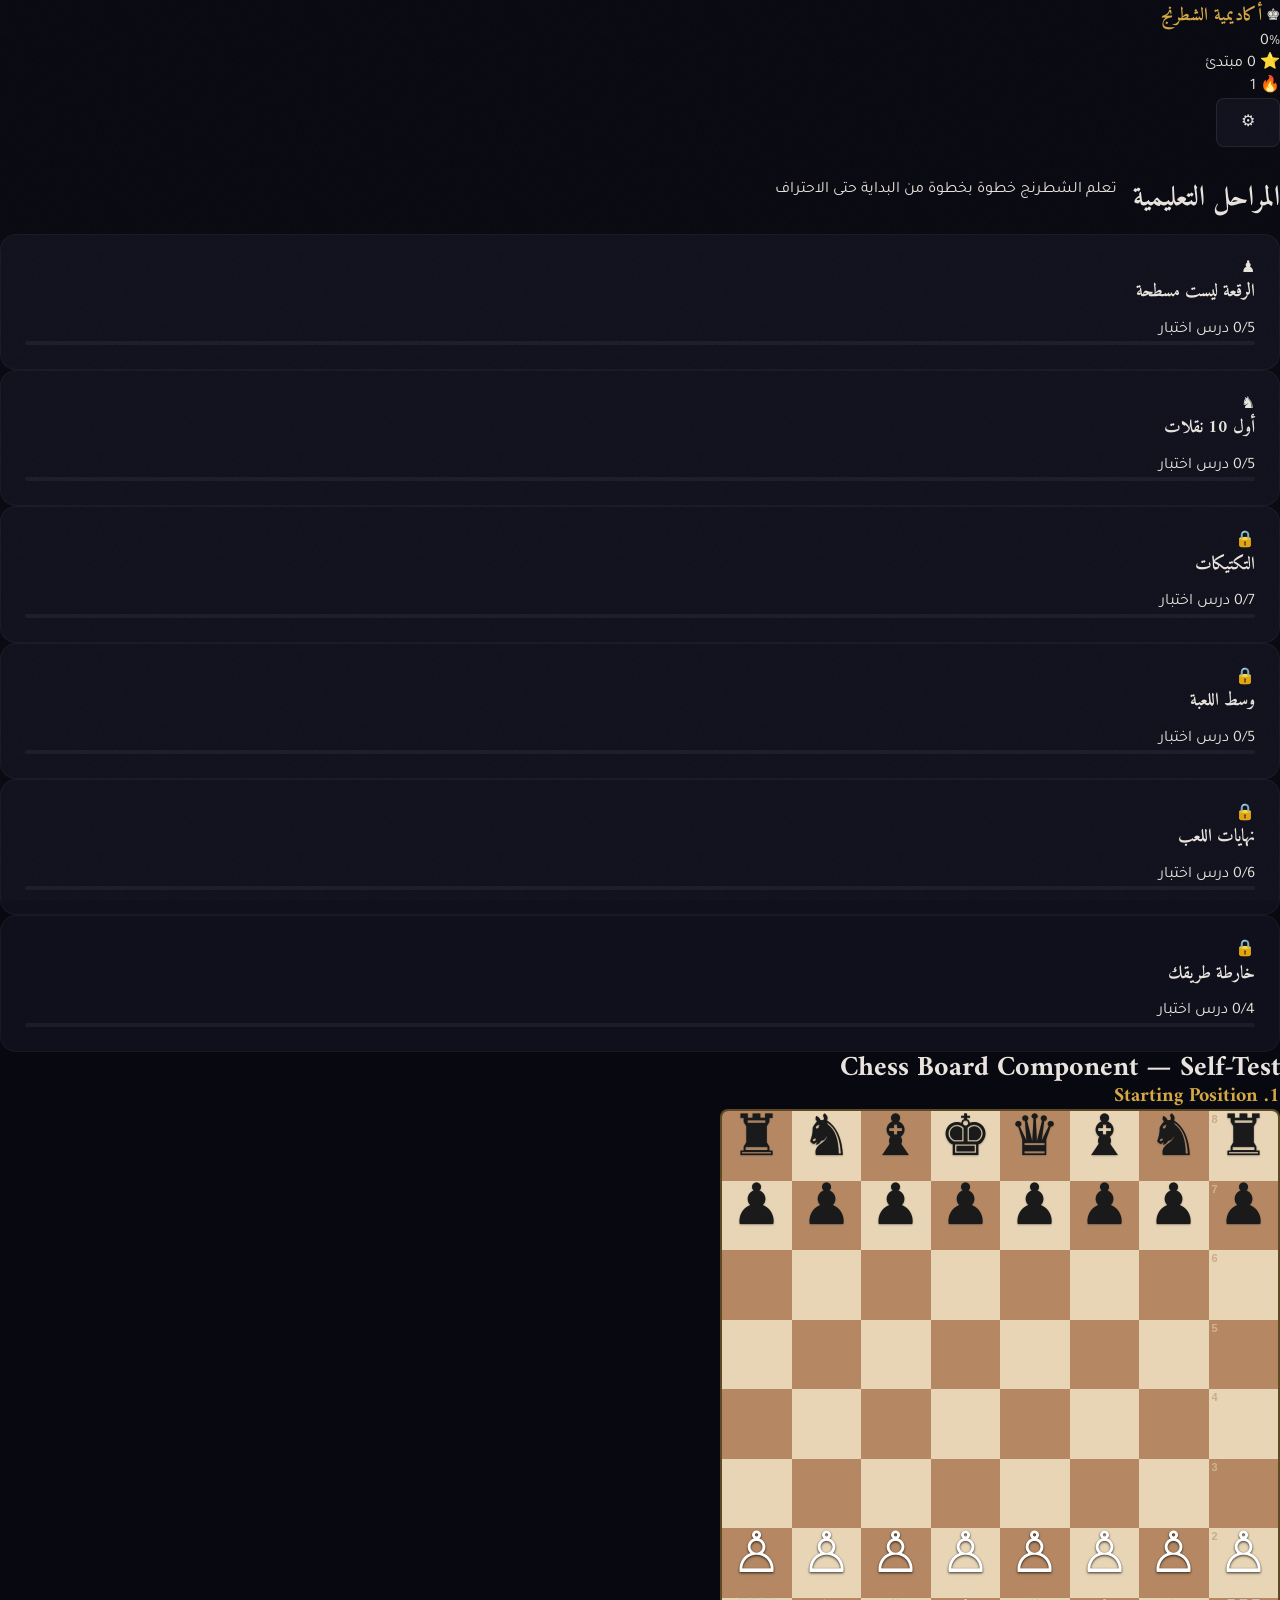
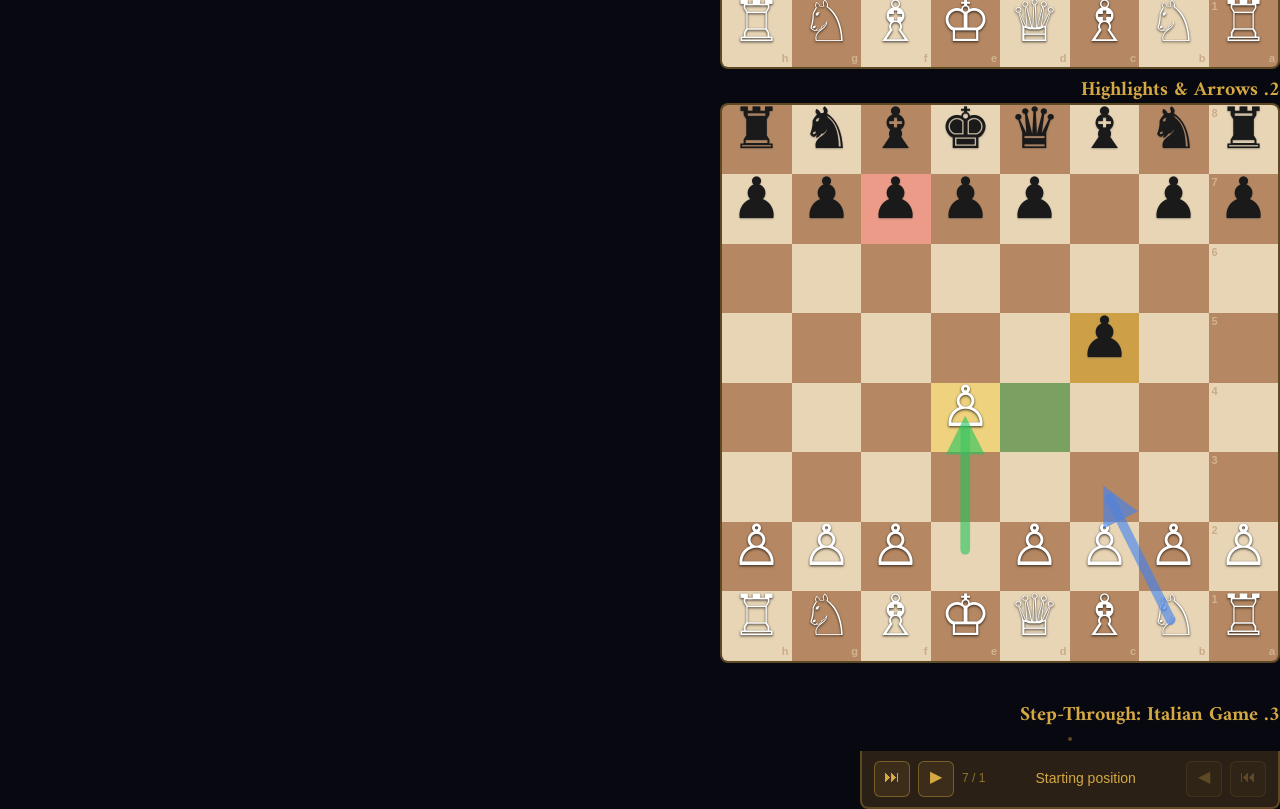
<file: app.html>
<!DOCTYPE html>
<html lang="ar" dir="rtl">
<head>
<meta charset="UTF-8">
<meta name="viewport" content="width=device-width, initial-scale=1.0">
<title>أكاديمية الشطرنج — تعلّم الشطرنج من الصفر</title>
<meta name="description" content="دليل شطرنج تفاعلي بالعربي — 6 مراحل، 32 مفهوم، رقعة تفاعلية، اختبارات — جرّب مجاناً">
<link href="https://fonts.googleapis.com/css2?family=Amiri:wght@400;700&family=Tajawal:wght@300;400;500;700;800&display=swap" rel="stylesheet">
<link rel="stylesheet" href="css/chess-board.css">
<link rel="stylesheet" href="css/app.css">
</head>
<body>
<div id="app">
  <div style="text-align:center;padding:100px 20px;color:#8a9bb0">
    <div style="font-size:48px;margin-bottom:16px">♟️</div>
    <div style="font-size:18px;font-family:Amiri,serif;color:#d4a843">أكاديمية الشطرنج</div>
    <div style="margin-top:12px;font-size:14px">جاري التحميل...</div>
  </div>
</div>

<script src="data/lessons-ar.js"></script>
<script src="js/chess-board.js"></script>
<script src="js/app.js"></script>
</body>
</html>
</file>
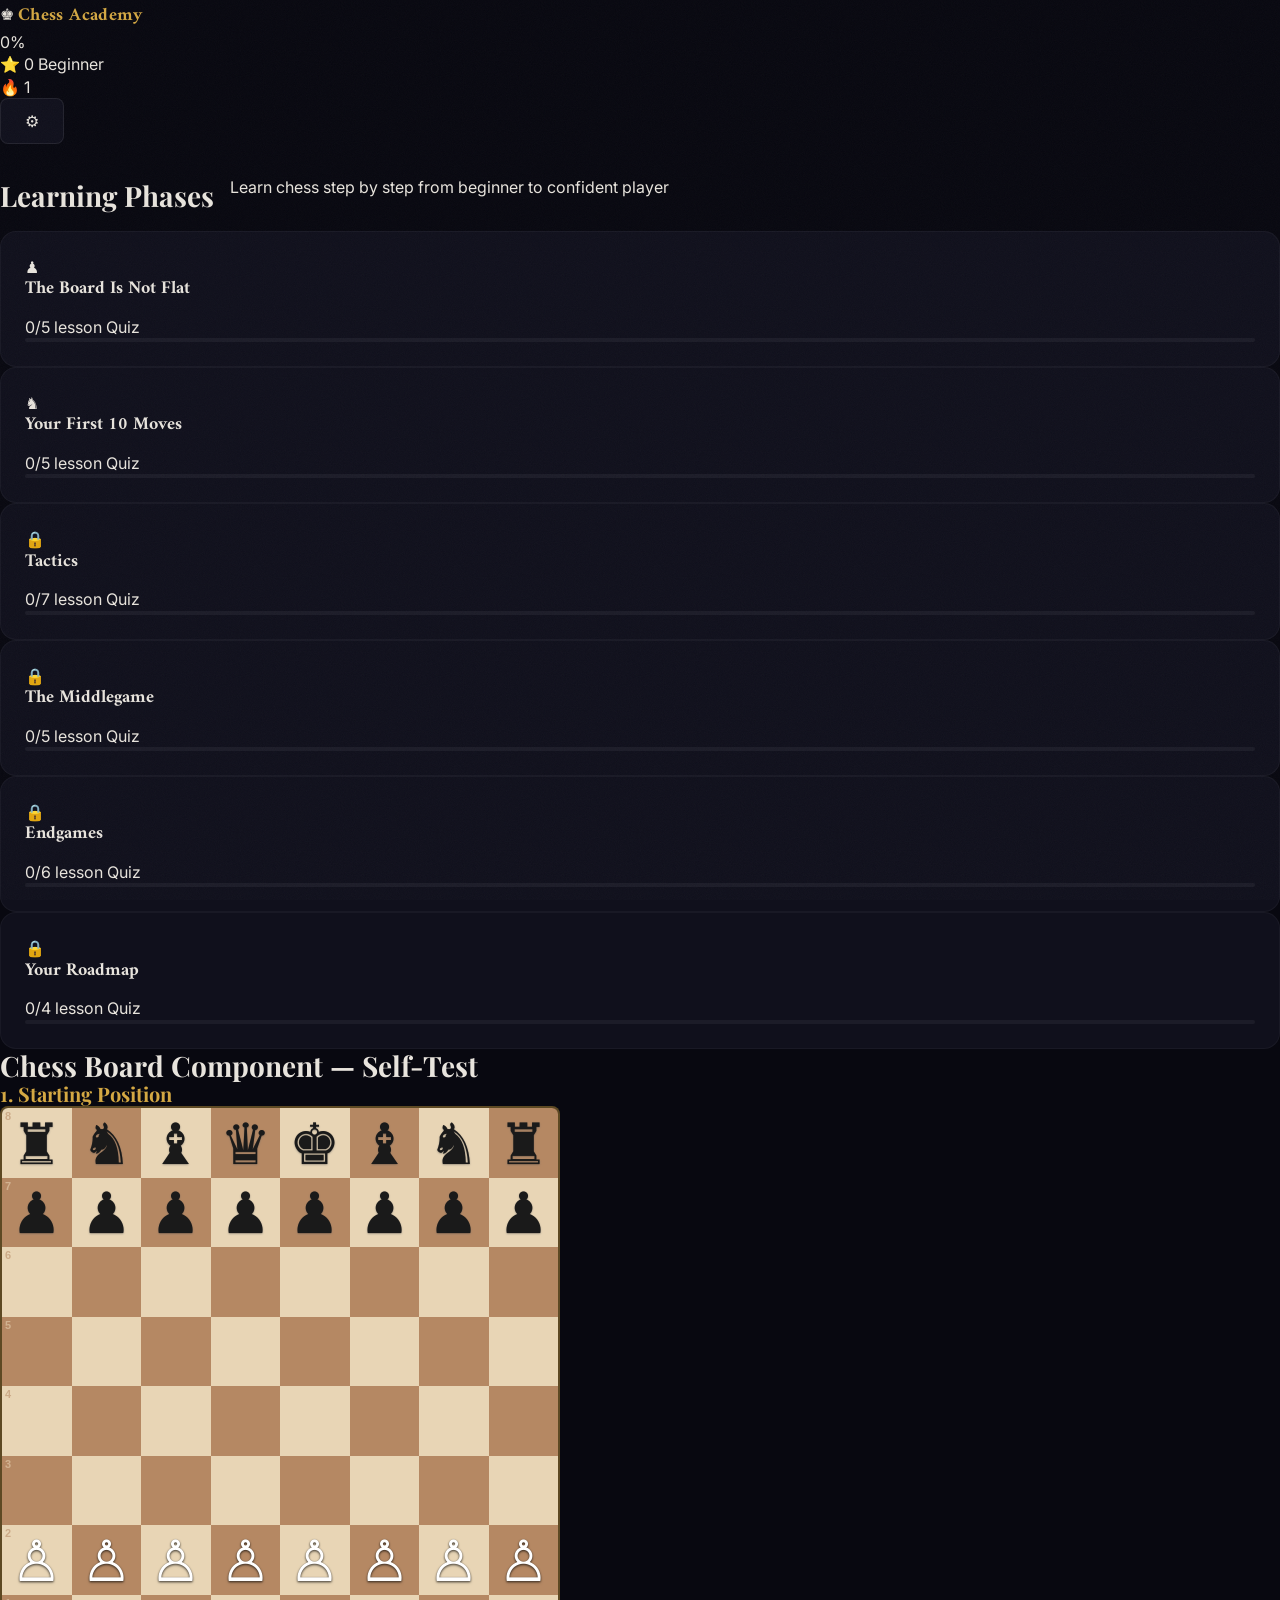
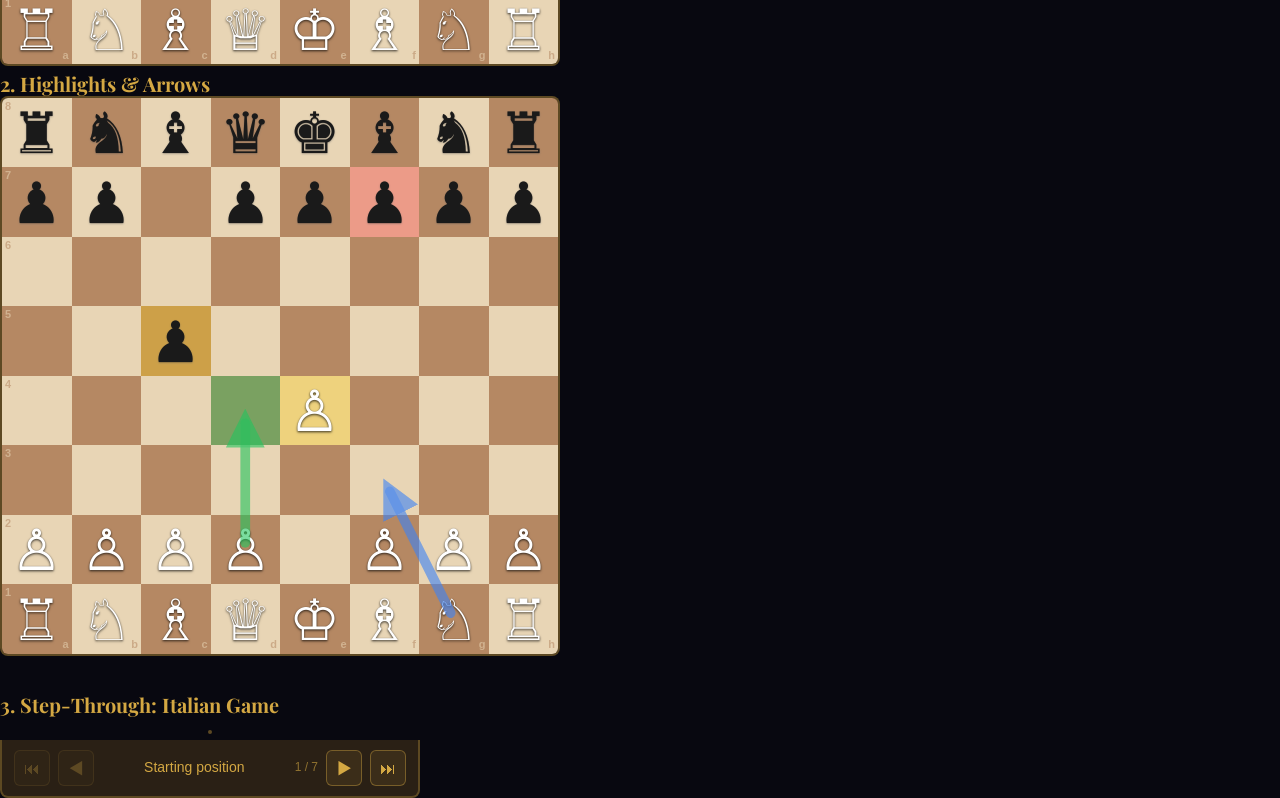
<file: en.html>
<!DOCTYPE html>
<html lang="en" dir="ltr">
<head>
<meta charset="UTF-8">
<meta name="viewport" content="width=device-width, initial-scale=1.0">
<title>Chess Academy — Learn Chess from Zero to Confident</title>
<link href="https://fonts.googleapis.com/css2?family=Inter:wght@300;400;500;600;700;800&family=Playfair+Display:wght@400;700&display=swap" rel="stylesheet">
<link rel="stylesheet" href="css/chess-board.css">
<link rel="stylesheet" href="css/app.css">
<!-- Override RTL to LTR and set English fonts -->
<style>
body { direction: ltr; font-family: 'Inter', sans-serif; }
h1, h2, h3, .phase-title, .concept-title { font-family: 'Playfair Display', serif; }
</style>
</head>
<body>
<div id="app">Loading...</div>
<script src="data/lessons-en.js"></script>
<script src="js/chess-board.js"></script>
<script src="js/app.js"></script>
<script>
// Override Arabic strings with English
if (typeof AppConfig !== 'undefined') {
  AppConfig.lang = 'en';
}
</script>
</body>
</html>
</file>
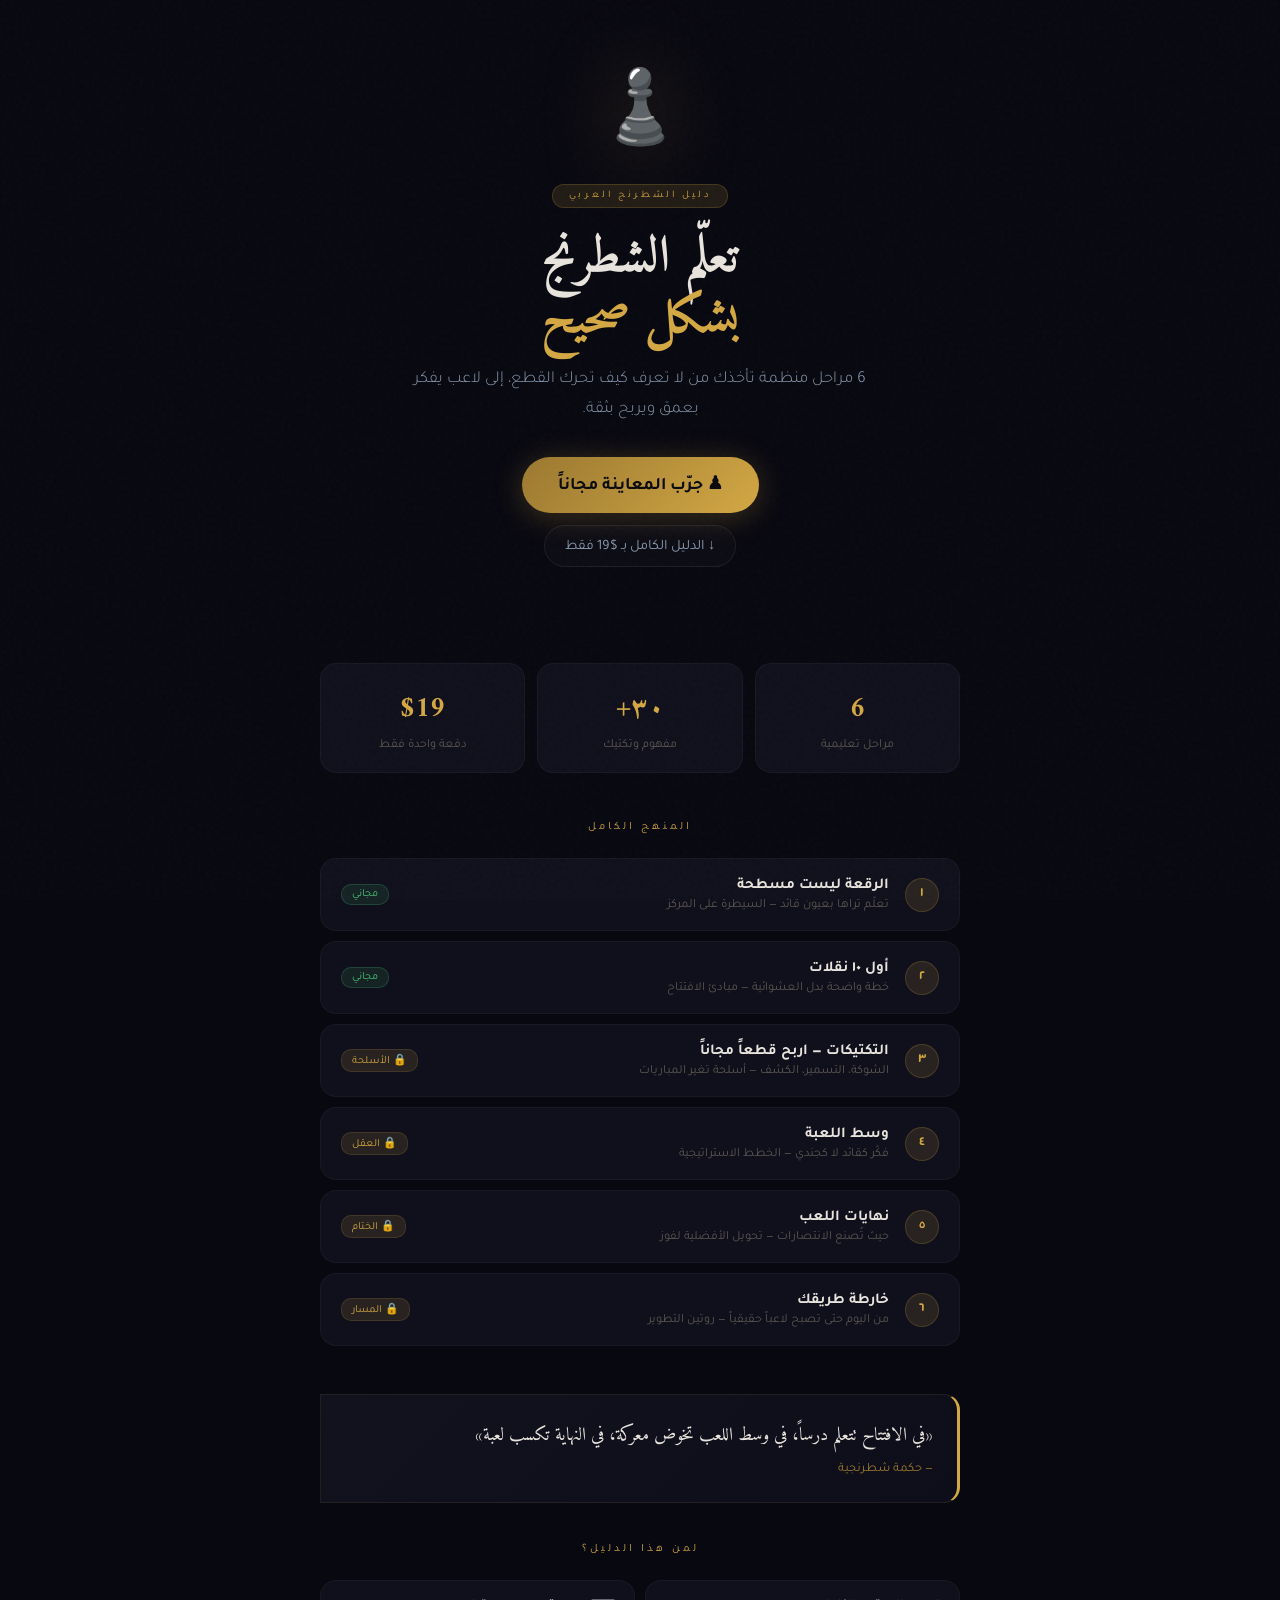
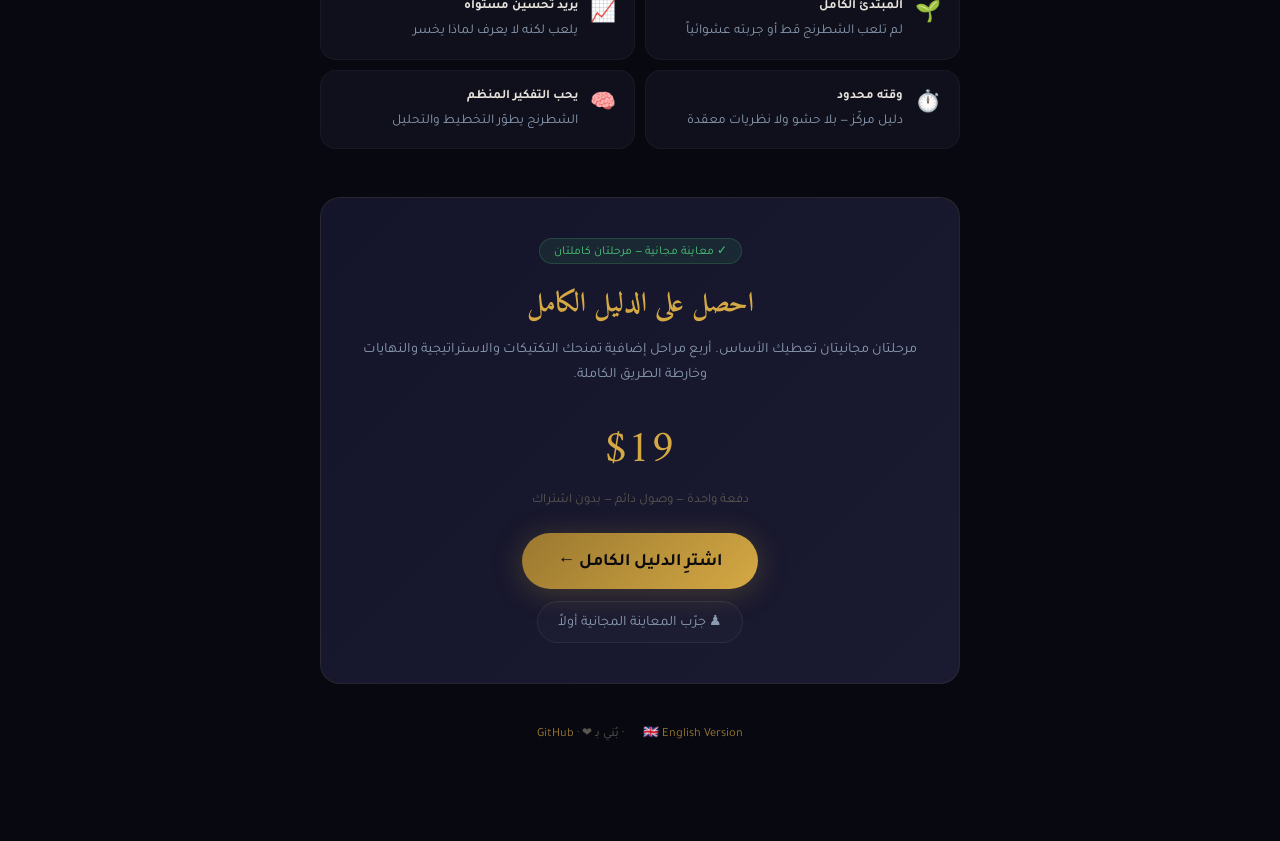
<file: index-old.html>
<!DOCTYPE html>
<html lang="ar" dir="rtl">
<head>
<meta charset="UTF-8">
<meta name="viewport" content="width=device-width, initial-scale=1.0">
<title>أكاديمية الشطرنج — تعلّم الشطرنج من الصفر حتى الاحتراف</title>
<meta name="description" content="دليل شطرنج شامل بالعربي — 6 مراحل تأخذك من الصفر إلى مستوى يُربك خصومك. جرّب المعاينة مجاناً ثم احصل على الدليل الكامل.">
<link href="https://fonts.googleapis.com/css2?family=Amiri:wght@400;700&family=Tajawal:wght@300;400;500;700;800&display=swap" rel="stylesheet">
<style>
:root {
  --bg: #080810;
  --card: #10101c;
  --gold: #d4a843;
  --gold-dim: #9a7830;
  --gold-glow: rgba(212,168,67,0.12);
  --silver: #8a9bb0;
  --text: #e8e4dd;
  --text-dim: #5a5650;
  --r: 16px;
}
* { margin:0; padding:0; box-sizing:border-box; }
body { font-family:'Tajawal',sans-serif; background:var(--bg); color:var(--text); min-height:100vh; overflow-x:hidden; }

/* grain */
body::before { content:''; position:fixed; inset:0; opacity:.025;
  background-image:url("data:image/svg+xml,%3Csvg viewBox='0 0 256 256' xmlns='http://www.w3.org/2000/svg'%3E%3Cfilter id='n'%3E%3CfeTurbulence type='fractalNoise' baseFrequency='0.9' numOctaves='4' stitchTiles='stitch'/%3E%3C/filter%3E%3Crect width='100%25' height='100%25' filter='url(%23n)'/%3E%3C/svg%3E");
  pointer-events:none; z-index:999; }

.wrap { max-width:680px; margin:0 auto; padding:0 20px 80px; }

/* ── HERO ── */
.hero { text-align:center; padding:64px 0 48px; position:relative; }
.hero-board {
  font-size:72px; display:block; margin-bottom:20px;
  animation: float 4s ease-in-out infinite;
  filter: drop-shadow(0 0 40px rgba(212,168,67,0.3));
}
@keyframes float { 0%,100%{transform:translateY(0)} 50%{transform:translateY(-10px)} }

.badge {
  display:inline-block; font-size:10px; letter-spacing:3px; text-transform:uppercase;
  color:var(--gold); background:var(--gold-glow); padding:5px 16px;
  border-radius:20px; border:1px solid rgba(212,168,67,0.2); margin-bottom:20px;
}
.hero h1 {
  font-family:'Amiri',serif; font-size:clamp(2em,6vw,3.2em);
  color:var(--text); font-weight:700; line-height:1.2; margin-bottom:14px;
}
.hero h1 span { color:var(--gold); }
.hero p { color:var(--silver); font-size:1.05em; font-weight:300; line-height:1.8; max-width:480px; margin:0 auto 32px; }

/* ── CTA BUTTONS ── */
.cta-group { display:flex; flex-direction:column; gap:12px; align-items:center; }
.btn-primary {
  display:inline-flex; align-items:center; gap:10px;
  background:linear-gradient(135deg,var(--gold-dim),var(--gold));
  color:#0a0a0f; font-family:'Tajawal',sans-serif; font-weight:700;
  font-size:1.1em; padding:16px 36px; border-radius:50px; border:none;
  cursor:pointer; text-decoration:none; transition:all .3s;
  box-shadow:0 4px 30px rgba(212,168,67,0.25);
}
.btn-primary:hover { transform:translateY(-2px); box-shadow:0 8px 40px rgba(212,168,67,0.4); }
.btn-secondary {
  display:inline-flex; align-items:center; gap:8px;
  color:var(--silver); font-family:'Tajawal',sans-serif; font-size:.9em;
  text-decoration:none; padding:10px 20px; border-radius:30px;
  border:1px solid rgba(255,255,255,0.07); background:rgba(255,255,255,0.02);
  transition:all .3s; cursor:pointer;
}
.btn-secondary:hover { color:var(--text); border-color:rgba(255,255,255,0.15); }

/* ── STATS ── */
.stats { display:grid; grid-template-columns:repeat(3,1fr); gap:12px; margin:48px 0; }
.stat {
  background:var(--card); border:1px solid rgba(255,255,255,0.04);
  border-radius:var(--r); padding:20px 12px; text-align:center;
}
.stat-v { font-size:1.8em; font-weight:700; color:var(--gold); font-family:'Amiri',serif; }
.stat-l { font-size:.78em; color:var(--text-dim); margin-top:4px; }

/* ── PHASES ── */
.section-title {
  font-size:.7em; letter-spacing:3px; text-transform:uppercase;
  color:var(--gold); text-align:center; margin-bottom:24px;
}
.phases { display:flex; flex-direction:column; gap:10px; margin-bottom:48px; }
.phase {
  background:var(--card); border:1px solid rgba(255,255,255,0.04);
  border-radius:var(--r); padding:18px 20px;
  display:flex; align-items:center; gap:16px;
  transition:border-color .3s;
}
.phase:hover { border-color:rgba(212,168,67,0.15); }
.phase-num {
  width:34px; height:34px; border-radius:50%;
  background:var(--gold-glow); border:1px solid rgba(212,168,67,0.2);
  color:var(--gold); font-size:.85em; font-weight:700;
  display:flex; align-items:center; justify-content:center; flex-shrink:0;
}
.phase-body { flex:1; }
.phase-name { font-size:.95em; font-weight:600; color:var(--text); }
.phase-sub { font-size:.78em; color:var(--text-dim); margin-top:3px; }
.phase-tag {
  font-size:.68em; padding:3px 10px; border-radius:10px;
  background:var(--gold-glow); color:var(--gold);
  border:1px solid rgba(212,168,67,0.15); white-space:nowrap;
}

/* ── TESTIMONIAL / QUOTE ── */
.quote-block {
  background:linear-gradient(135deg,#12121e,#0e0e1a);
  border:1px solid rgba(212,168,67,0.1); border-right:3px solid var(--gold);
  border-radius:0 var(--r) var(--r) 0; padding:24px 24px;
  margin:40px 0; position:relative;
}
.quote-text { font-family:'Amiri',serif; font-size:1.15em; color:var(--text); line-height:1.8; }
.quote-author { font-size:.8em; color:var(--gold-dim); margin-top:10px; }

/* ── FOR WHO ── */
.for-who { display:grid; grid-template-columns:1fr 1fr; gap:10px; margin-bottom:48px; }
.for-item {
  background:var(--card); border:1px solid rgba(255,255,255,0.04);
  border-radius:var(--r); padding:16px 18px;
  display:flex; align-items:flex-start; gap:12px;
}
.for-item-em { font-size:1.3em; margin-top:2px; }
.for-item-text { font-size:.85em; color:var(--silver); line-height:1.6; }
.for-item-text strong { color:var(--text); display:block; margin-bottom:3px; font-size:.95em; }

/* ── FINAL CTA ── */
.final-cta {
  background:linear-gradient(135deg,#14142a,#1a1a30);
  border:1px solid rgba(212,168,67,0.1); border-radius:20px;
  padding:40px 30px; text-align:center;
}
.final-cta h2 { font-family:'Amiri',serif; font-size:1.7em; margin-bottom:10px; color:var(--gold); }
.final-cta p { color:var(--silver); font-size:.9em; margin-bottom:24px; line-height:1.7; }

/* ── FREE TAG ── */
.free-tag {
  display:inline-flex; align-items:center; gap:6px;
  background:rgba(74,200,120,0.1); color:#4ac878;
  border:1px solid rgba(74,200,120,0.2); border-radius:20px;
  font-size:.75em; padding:4px 14px; margin-bottom:16px;
}

/* ── FOOTER ── */
footer { text-align:center; padding:40px 0 20px; color:var(--text-dim); font-size:.78em; }
footer a { color:var(--gold-dim); text-decoration:none; }

@media(max-width:480px){
  .stats { grid-template-columns:repeat(3,1fr); }
  .for-who { grid-template-columns:1fr; }
}
</style>
</head>
<body>
<div class="wrap">

  <!-- HERO -->
  <section class="hero">
    <span class="hero-board">♟️</span>
    <div class="badge">دليل الشطرنج العربي</div>
    <h1>تعلّم الشطرنج<br><span>بشكل صحيح</span></h1>
    <p>6 مراحل منظمة تأخذك من لا تعرف كيف تحرك القطع، إلى لاعب يفكر بعمق ويربح بثقة.</p>
    <div class="cta-group">
      <a href="app.html" class="btn-primary">♟ جرّب المعاينة مجاناً</a>
      <a href="#pricing" class="btn-secondary">↓ الدليل الكامل بـ $19 فقط</a>
    </div>
  </section>

  <!-- STATS -->
  <div class="stats">
    <div class="stat"><div class="stat-v">6</div><div class="stat-l">مراحل تعليمية</div></div>
    <div class="stat"><div class="stat-v">٣٠+</div><div class="stat-l">مفهوم وتكتيك</div></div>
    <div class="stat"><div class="stat-v">$19</div><div class="stat-l">دفعة واحدة فقط</div></div>
  </div>

  <!-- PHASES -->
  <div id="phases">
    <div class="section-title">المنهج الكامل</div>
    <div class="phases">
      <div class="phase">
        <div class="phase-num">١</div>
        <div class="phase-body">
          <div class="phase-name">الرقعة ليست مسطحة</div>
          <div class="phase-sub">تعلّم تراها بعيون قائد — السيطرة على المركز</div>
        </div>
        <div class="phase-tag" style="background:rgba(74,200,120,0.1);color:#4ac878;border-color:rgba(74,200,120,0.2)">مجاني</div>
      </div>
      <div class="phase">
        <div class="phase-num">٢</div>
        <div class="phase-body">
          <div class="phase-name">أول ١٠ نقلات</div>
          <div class="phase-sub">خطة واضحة بدل العشوائية — مبادئ الافتتاح</div>
        </div>
        <div class="phase-tag" style="background:rgba(74,200,120,0.1);color:#4ac878;border-color:rgba(74,200,120,0.2)">مجاني</div>
      </div>
      <div class="phase">
        <div class="phase-num">٣</div>
        <div class="phase-body">
          <div class="phase-name">التكتيكات — اربح قطعاً مجاناً</div>
          <div class="phase-sub">الشوكة، التسمير، الكشف — أسلحة تغير المباريات</div>
        </div>
        <div class="phase-tag">🔒 الأسلحة</div>
      </div>
      <div class="phase">
        <div class="phase-num">٤</div>
        <div class="phase-body">
          <div class="phase-name">وسط اللعبة</div>
          <div class="phase-sub">فكّر كقائد لا كجندي — الخطط الاستراتيجية</div>
        </div>
        <div class="phase-tag">🔒 العقل</div>
      </div>
      <div class="phase">
        <div class="phase-num">٥</div>
        <div class="phase-body">
          <div class="phase-name">نهايات اللعب</div>
          <div class="phase-sub">حيث تُصنع الانتصارات — تحويل الأفضلية لفوز</div>
        </div>
        <div class="phase-tag">🔒 الختام</div>
      </div>
      <div class="phase">
        <div class="phase-num">٦</div>
        <div class="phase-body">
          <div class="phase-name">خارطة طريقك</div>
          <div class="phase-sub">من اليوم حتى تصبح لاعباً حقيقياً — روتين التطوير</div>
        </div>
        <div class="phase-tag">🔒 المسار</div>
      </div>
    </div>
  </div>

  <!-- QUOTE -->
  <div class="quote-block">
    <div class="quote-text">«في الافتتاح تتعلم درساً، في وسط اللعب تخوض معركة، في النهاية تكسب لعبة»</div>
    <div class="quote-author">— حكمة شطرنجية</div>
  </div>

  <!-- FOR WHO -->
  <div class="section-title">لمن هذا الدليل؟</div>
  <div class="for-who">
    <div class="for-item">
      <div class="for-item-em">🌱</div>
      <div class="for-item-text"><strong>المبتدئ الكامل</strong>لم تلعب الشطرنج قط أو جربته عشوائياً</div>
    </div>
    <div class="for-item">
      <div class="for-item-em">📈</div>
      <div class="for-item-text"><strong>يريد تحسين مستواه</strong>يلعب لكنه لا يعرف لماذا يخسر</div>
    </div>
    <div class="for-item">
      <div class="for-item-em">⏱️</div>
      <div class="for-item-text"><strong>وقته محدود</strong>دليل مركّز — بلا حشو ولا نظريات معقدة</div>
    </div>
    <div class="for-item">
      <div class="for-item-em">🧠</div>
      <div class="for-item-text"><strong>يحب التفكير المنظم</strong>الشطرنج يطوّر التخطيط والتحليل</div>
    </div>
  </div>

  <!-- PRICING -->
  <div id="pricing" class="final-cta">
    <div class="free-tag">✓ معاينة مجانية — مرحلتان كاملتان</div>
    <h2>احصل على الدليل الكامل</h2>
    <p>مرحلتان مجانيتان تعطيك الأساس. أربع مراحل إضافية تمنحك التكتيكات والاستراتيجية والنهايات وخارطة الطريق الكاملة.</p>
    <div style="font-family:'Amiri',serif;font-size:2.8em;color:var(--gold);margin:16px 0 4px">$19</div>
    <div style="font-size:.82em;color:var(--text-dim);margin-bottom:24px">دفعة واحدة — وصول دائم — بدون اشتراك</div>
    <div class="cta-group">
      <a href="https://gumroad.com/l/chess-academy-ar" target="_blank" class="btn-primary">اشترِ الدليل الكامل ←</a>
      <a href="app.html" class="btn-secondary">♟ جرّب المعاينة المجانية أولاً</a>
    </div>
  </div>

  <footer>
    <a href="en/" style="color:var(--gold-dim);text-decoration:none;margin-left:16px">🇬🇧 English Version</a> · بُني بـ ❤ · <a href="https://github.com/aneerabee/chess-academy" target="_blank">GitHub</a>
  </footer>

</div>
</body>
</html>
</file>
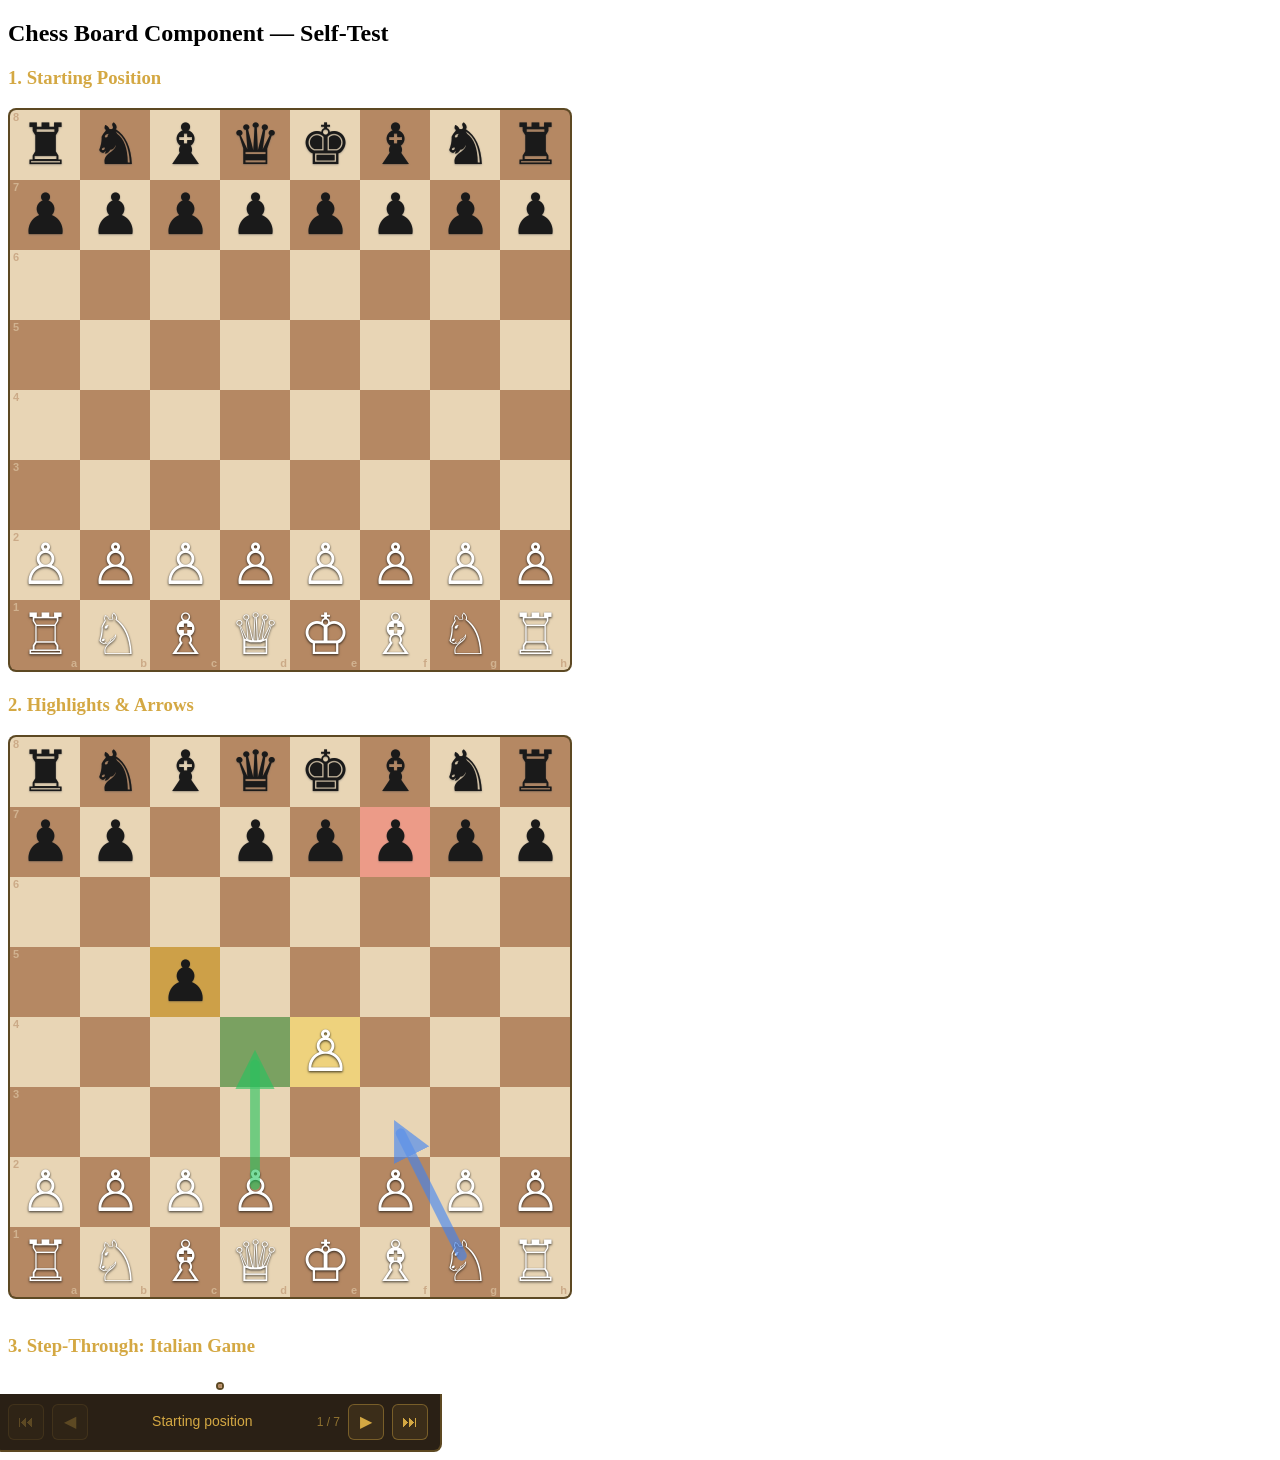
<file: test-board.html>
<!DOCTYPE html>
<html lang="en">
<head>
  <meta charset="UTF-8">
  <meta name="viewport" content="width=device-width, initial-scale=1.0">
  <title>Chess Academy — Board Component Test</title>
  <link rel="stylesheet" href="css/chess-board.css">
</head>
<body>
  <script src="js/chess-board.js"></script>
</body>
</html>
</file>
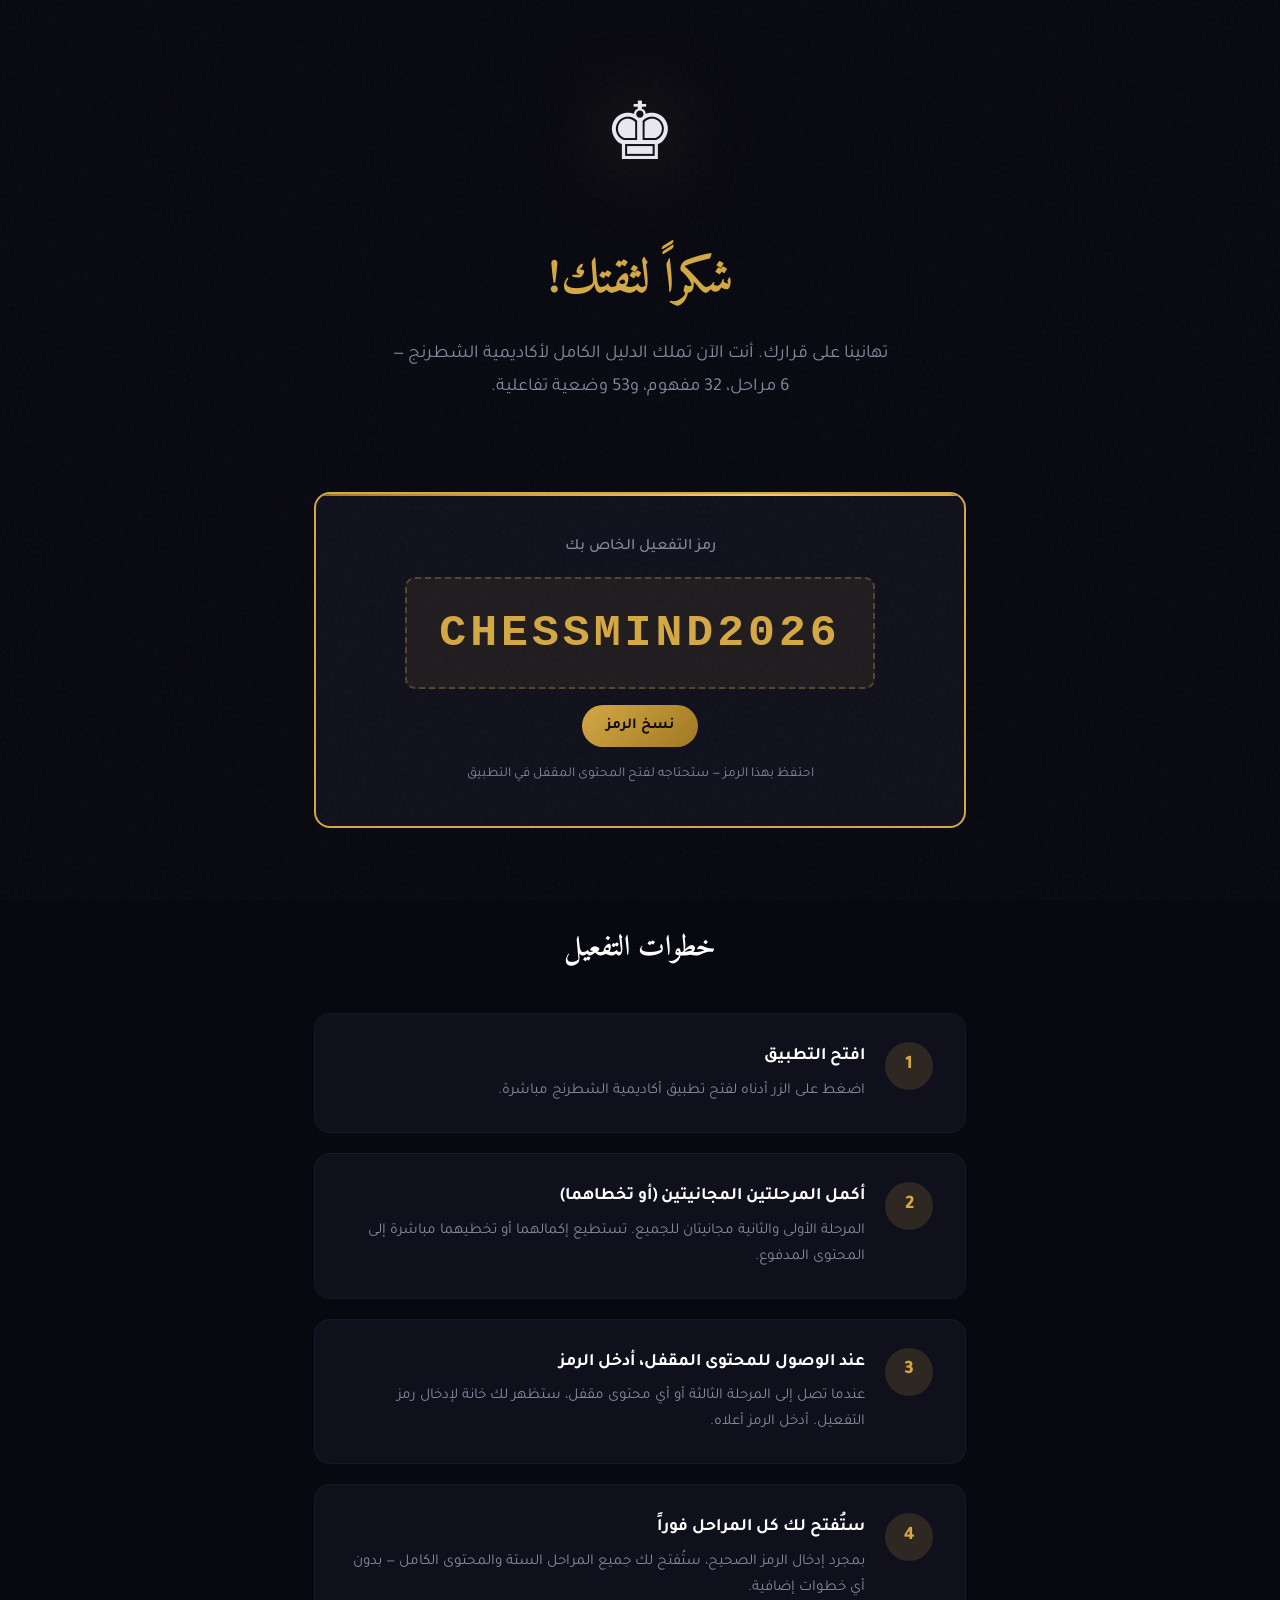
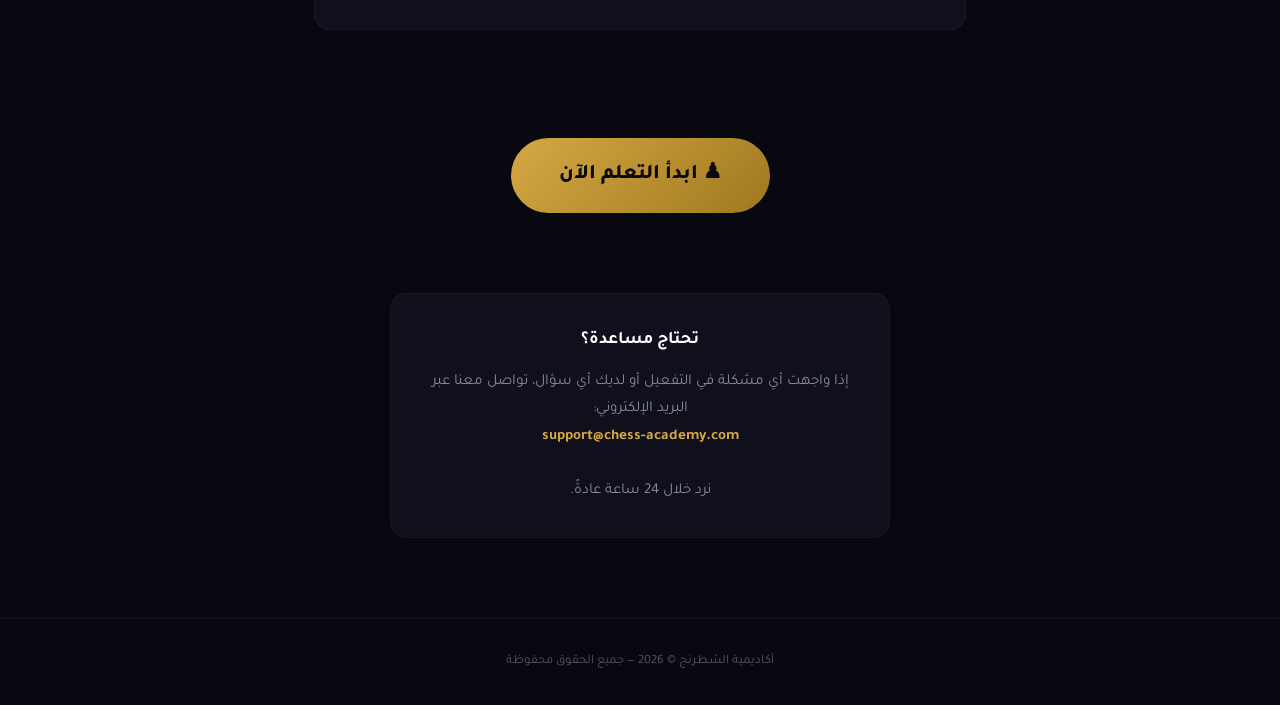
<file: thank-you.html>
<!DOCTYPE html>
<html lang="ar" dir="rtl">
<head>
<meta charset="UTF-8">
<meta name="viewport" content="width=device-width, initial-scale=1.0">
<title>شكراً لثقتك! — أكاديمية الشطرنج</title>
<meta name="robots" content="noindex, nofollow">
<link rel="preconnect" href="https://fonts.googleapis.com">
<link rel="preconnect" href="https://fonts.gstatic.com" crossorigin>
<link href="https://fonts.googleapis.com/css2?family=Amiri:wght@400;700&family=Tajawal:wght@300;400;500;700;800&display=swap" rel="stylesheet">
<style>
:root {
  --bg: #080810;
  --card: #10101c;
  --card-hover: #181830;
  --gold: #d4a843;
  --gold-light: #f0d078;
  --gold-dim: #a07820;
  --text: #e8e8f0;
  --text-muted: #8888a0;
  --green: #34c759;
  --white: #ffffff;
  --radius: 16px;
  --radius-sm: 10px;
}

*, *::before, *::after { margin: 0; padding: 0; box-sizing: border-box; }

html { scroll-behavior: smooth; font-size: 16px; }

body {
  font-family: 'Tajawal', sans-serif;
  background: var(--bg);
  color: var(--text);
  direction: rtl;
  line-height: 1.7;
  min-height: 100vh;
  overflow-x: hidden;
}

body::before {
  content: '';
  position: fixed;
  inset: 0;
  background-image: url("data:image/svg+xml,%3Csvg viewBox='0 0 256 256' xmlns='http://www.w3.org/2000/svg'%3E%3Cfilter id='noise'%3E%3CfeTurbulence type='fractalNoise' baseFrequency='0.9' numOctaves='4' stitchTiles='stitch'/%3E%3C/filter%3E%3Crect width='100%25' height='100%25' filter='url(%23noise)' opacity='0.03'/%3E%3C/svg%3E");
  pointer-events: none;
  z-index: 9999;
}

h1, h2, h3 { font-family: 'Amiri', serif; }
a { color: var(--gold); text-decoration: none; }
a:hover { color: var(--gold-light); }

.container {
  max-width: 700px;
  margin: 0 auto;
  padding: 0 24px;
}

/* Hero */
.thank-hero {
  text-align: center;
  padding: 80px 24px 40px;
}

.thank-icon {
  font-size: 5rem;
  display: block;
  margin-bottom: 24px;
  animation: float 4s ease-in-out infinite;
  filter: drop-shadow(0 0 40px rgba(212,168,67,0.3));
}

@keyframes float {
  0%, 100% { transform: translateY(0); }
  50% { transform: translateY(-12px); }
}

.thank-hero h1 {
  font-size: clamp(2rem, 5vw, 3rem);
  color: var(--gold);
  margin-bottom: 16px;
}

.thank-hero p {
  font-size: 1.15rem;
  color: var(--text-muted);
  max-width: 500px;
  margin: 0 auto;
  line-height: 1.8;
}

/* Access Code Box */
.code-section {
  padding: 48px 0;
}

.code-card {
  background: var(--card);
  border: 2px solid var(--gold);
  border-radius: var(--radius);
  padding: 40px 32px;
  text-align: center;
  position: relative;
  overflow: hidden;
}

.code-card::before {
  content: '';
  position: absolute;
  top: -2px;
  left: -2px;
  right: -2px;
  height: 4px;
  background: linear-gradient(90deg, var(--gold-dim), var(--gold), var(--gold-light), var(--gold));
}

.code-label {
  font-size: 1rem;
  color: var(--text-muted);
  margin-bottom: 16px;
  font-weight: 500;
}

.code-box {
  display: flex;
  align-items: center;
  justify-content: center;
  gap: 16px;
  margin-bottom: 16px;
  flex-wrap: wrap;
}

.code-value {
  font-family: 'Courier New', monospace;
  font-size: clamp(1.8rem, 5vw, 2.8rem);
  font-weight: 800;
  color: var(--gold);
  background: rgba(212,168,67,0.08);
  border: 2px dashed rgba(212,168,67,0.3);
  border-radius: var(--radius-sm);
  padding: 16px 32px;
  letter-spacing: 4px;
  user-select: all;
  cursor: pointer;
  transition: all 0.3s ease;
  direction: ltr;
}

.code-value:hover {
  background: rgba(212,168,67,0.15);
  border-color: var(--gold);
}

.copy-btn {
  background: linear-gradient(135deg, var(--gold), var(--gold-dim));
  color: #0a0a12;
  border: none;
  border-radius: 50px;
  padding: 12px 24px;
  font-family: 'Tajawal', sans-serif;
  font-size: 0.95rem;
  font-weight: 700;
  cursor: pointer;
  transition: all 0.3s ease;
}

.copy-btn:hover {
  transform: translateY(-2px);
  box-shadow: 0 6px 20px rgba(212,168,67,0.3);
}

.copy-btn.copied {
  background: var(--green);
}

.code-note {
  font-size: 0.85rem;
  color: var(--text-muted);
  margin-top: 8px;
}

/* Steps */
.steps-section {
  padding: 48px 0;
}

.steps-title {
  text-align: center;
  font-size: 1.8rem;
  color: var(--white);
  margin-bottom: 40px;
}

.steps-list {
  display: flex;
  flex-direction: column;
  gap: 20px;
}

.step-card {
  background: var(--card);
  border-radius: var(--radius);
  border: 1px solid rgba(255,255,255,0.04);
  padding: 28px 32px;
  display: flex;
  align-items: flex-start;
  gap: 20px;
  transition: all 0.3s ease;
}

.step-card:hover {
  border-color: rgba(212,168,67,0.2);
  transform: translateY(-2px);
}

.step-num {
  width: 48px;
  height: 48px;
  min-width: 48px;
  border-radius: 50%;
  background: rgba(212,168,67,0.15);
  color: var(--gold);
  display: flex;
  align-items: center;
  justify-content: center;
  font-weight: 800;
  font-size: 1.2rem;
}

.step-content h3 {
  font-family: 'Tajawal', sans-serif;
  font-size: 1.1rem;
  font-weight: 700;
  color: var(--white);
  margin-bottom: 6px;
}

.step-content p {
  color: var(--text-muted);
  font-size: 0.95rem;
  line-height: 1.7;
}

/* CTA */
.cta-section {
  padding: 60px 0 40px;
  text-align: center;
}

.btn-start {
  display: inline-flex;
  align-items: center;
  gap: 12px;
  padding: 20px 48px;
  background: linear-gradient(135deg, var(--gold), var(--gold-dim));
  color: #0a0a12;
  border-radius: 50px;
  font-family: 'Tajawal', sans-serif;
  font-size: 1.3rem;
  font-weight: 800;
  text-decoration: none;
  transition: all 0.3s ease;
  animation: pulse 2.5s infinite;
}

@keyframes pulse {
  0%, 100% { box-shadow: 0 0 0 0 rgba(212,168,67,0.4); }
  50% { box-shadow: 0 0 0 16px rgba(212,168,67,0); }
}

.btn-start:hover {
  transform: translateY(-4px);
  box-shadow: 0 12px 40px rgba(212,168,67,0.35);
  color: #0a0a12;
}

/* Support */
.support-section {
  padding: 40px 0 80px;
  text-align: center;
}

.support-card {
  background: var(--card);
  border-radius: var(--radius);
  border: 1px solid rgba(255,255,255,0.04);
  padding: 32px;
  max-width: 500px;
  margin: 0 auto;
}

.support-card h3 {
  font-family: 'Tajawal', sans-serif;
  font-size: 1.1rem;
  color: var(--white);
  margin-bottom: 12px;
  font-weight: 700;
}

.support-card p {
  color: var(--text-muted);
  font-size: 0.95rem;
  line-height: 1.8;
}

.support-card a {
  color: var(--gold);
  font-weight: 600;
}

/* Footer */
.footer {
  padding: 32px 0;
  border-top: 1px solid rgba(255,255,255,0.05);
  text-align: center;
}

.footer p {
  font-size: 0.8rem;
  color: var(--text-muted);
  opacity: 0.6;
}

/* Responsive */
@media (max-width: 600px) {
  .thank-hero { padding: 60px 20px 30px; }
  .thank-icon { font-size: 3.5rem; }
  .code-value { font-size: 1.5rem; padding: 12px 20px; letter-spacing: 2px; }
  .step-card { padding: 20px; gap: 14px; }
  .step-num { width: 40px; height: 40px; min-width: 40px; font-size: 1rem; }
  .btn-start { padding: 16px 36px; font-size: 1.1rem; }
}
</style>
</head>
<body>

<!-- HERO -->
<section class="thank-hero">
  <span class="thank-icon">&#9818;</span>
  <h1>شكراً لثقتك!</h1>
  <p>تهانينا على قرارك. أنت الآن تملك الدليل الكامل لأكاديمية الشطرنج — 6 مراحل، 32 مفهوم، و53 وضعية تفاعلية.</p>
</section>

<!-- ACCESS CODE -->
<section class="code-section">
  <div class="container">
    <div class="code-card">
      <p class="code-label">رمز التفعيل الخاص بك</p>
      <div class="code-box">
        <span class="code-value" id="accessCode" title="انقر للنسخ">CHESSMIND2026</span>
        <button class="copy-btn" id="copyBtn" onclick="copyCode()">نسخ الرمز</button>
      </div>
      <p class="code-note">احتفظ بهذا الرمز — ستحتاجه لفتح المحتوى المقفل في التطبيق</p>
    </div>
  </div>
</section>

<!-- ACTIVATION STEPS -->
<section class="steps-section">
  <div class="container">
    <h2 class="steps-title">خطوات التفعيل</h2>
    <div class="steps-list">

      <div class="step-card">
        <div class="step-num">1</div>
        <div class="step-content">
          <h3>افتح التطبيق</h3>
          <p>اضغط على الزر أدناه لفتح تطبيق أكاديمية الشطرنج مباشرة.</p>
        </div>
      </div>

      <div class="step-card">
        <div class="step-num">2</div>
        <div class="step-content">
          <h3>أكمل المرحلتين المجانيتين (أو تخطاهما)</h3>
          <p>المرحلة الأولى والثانية مجانيتان للجميع. تستطيع إكمالهما أو تخطيهما مباشرة إلى المحتوى المدفوع.</p>
        </div>
      </div>

      <div class="step-card">
        <div class="step-num">3</div>
        <div class="step-content">
          <h3>عند الوصول للمحتوى المقفل، أدخل الرمز</h3>
          <p>عندما تصل إلى المرحلة الثالثة أو أي محتوى مقفل، ستظهر لك خانة لإدخال رمز التفعيل. أدخل الرمز أعلاه.</p>
        </div>
      </div>

      <div class="step-card">
        <div class="step-num">4</div>
        <div class="step-content">
          <h3>ستُفتح لك كل المراحل فوراً</h3>
          <p>بمجرد إدخال الرمز الصحيح، ستُفتح لك جميع المراحل الستة والمحتوى الكامل — بدون أي خطوات إضافية.</p>
        </div>
      </div>

    </div>
  </div>
</section>

<!-- CTA -->
<section class="cta-section">
  <div class="container">
    <a href="app.html" class="btn-start">&#9823; ابدأ التعلم الآن</a>
  </div>
</section>

<!-- SUPPORT -->
<section class="support-section">
  <div class="container">
    <div class="support-card">
      <h3>تحتاج مساعدة؟</h3>
      <p>
        إذا واجهت أي مشكلة في التفعيل أو لديك أي سؤال، تواصل معنا عبر البريد الإلكتروني:
        <br><a href="mailto:support@chess-academy.com">support@chess-academy.com</a>
        <br><br>نرد خلال 24 ساعة عادةً.
      </p>
    </div>
  </div>
</section>

<!-- FOOTER -->
<footer class="footer">
  <div class="container">
    <p>أكاديمية الشطرنج &copy; 2026 — جميع الحقوق محفوظة</p>
  </div>
</footer>

<script>
function copyCode() {
  const code = document.getElementById('accessCode').textContent;
  const btn = document.getElementById('copyBtn');

  navigator.clipboard.writeText(code).then(function() {
    btn.textContent = 'تم النسخ!';
    btn.classList.add('copied');
    setTimeout(function() {
      btn.textContent = 'نسخ الرمز';
      btn.classList.remove('copied');
    }, 2000);
  }).catch(function() {
    // Fallback for older browsers
    var textArea = document.createElement('textarea');
    textArea.value = code;
    textArea.style.position = 'fixed';
    textArea.style.left = '-9999px';
    document.body.appendChild(textArea);
    textArea.select();
    try {
      document.execCommand('copy');
      btn.textContent = 'تم النسخ!';
      btn.classList.add('copied');
      setTimeout(function() {
        btn.textContent = 'نسخ الرمز';
        btn.classList.remove('copied');
      }, 2000);
    } catch (err) {
      btn.textContent = 'فشل النسخ';
    }
    document.body.removeChild(textArea);
  });
}
</script>

</body>
</html>
</file>
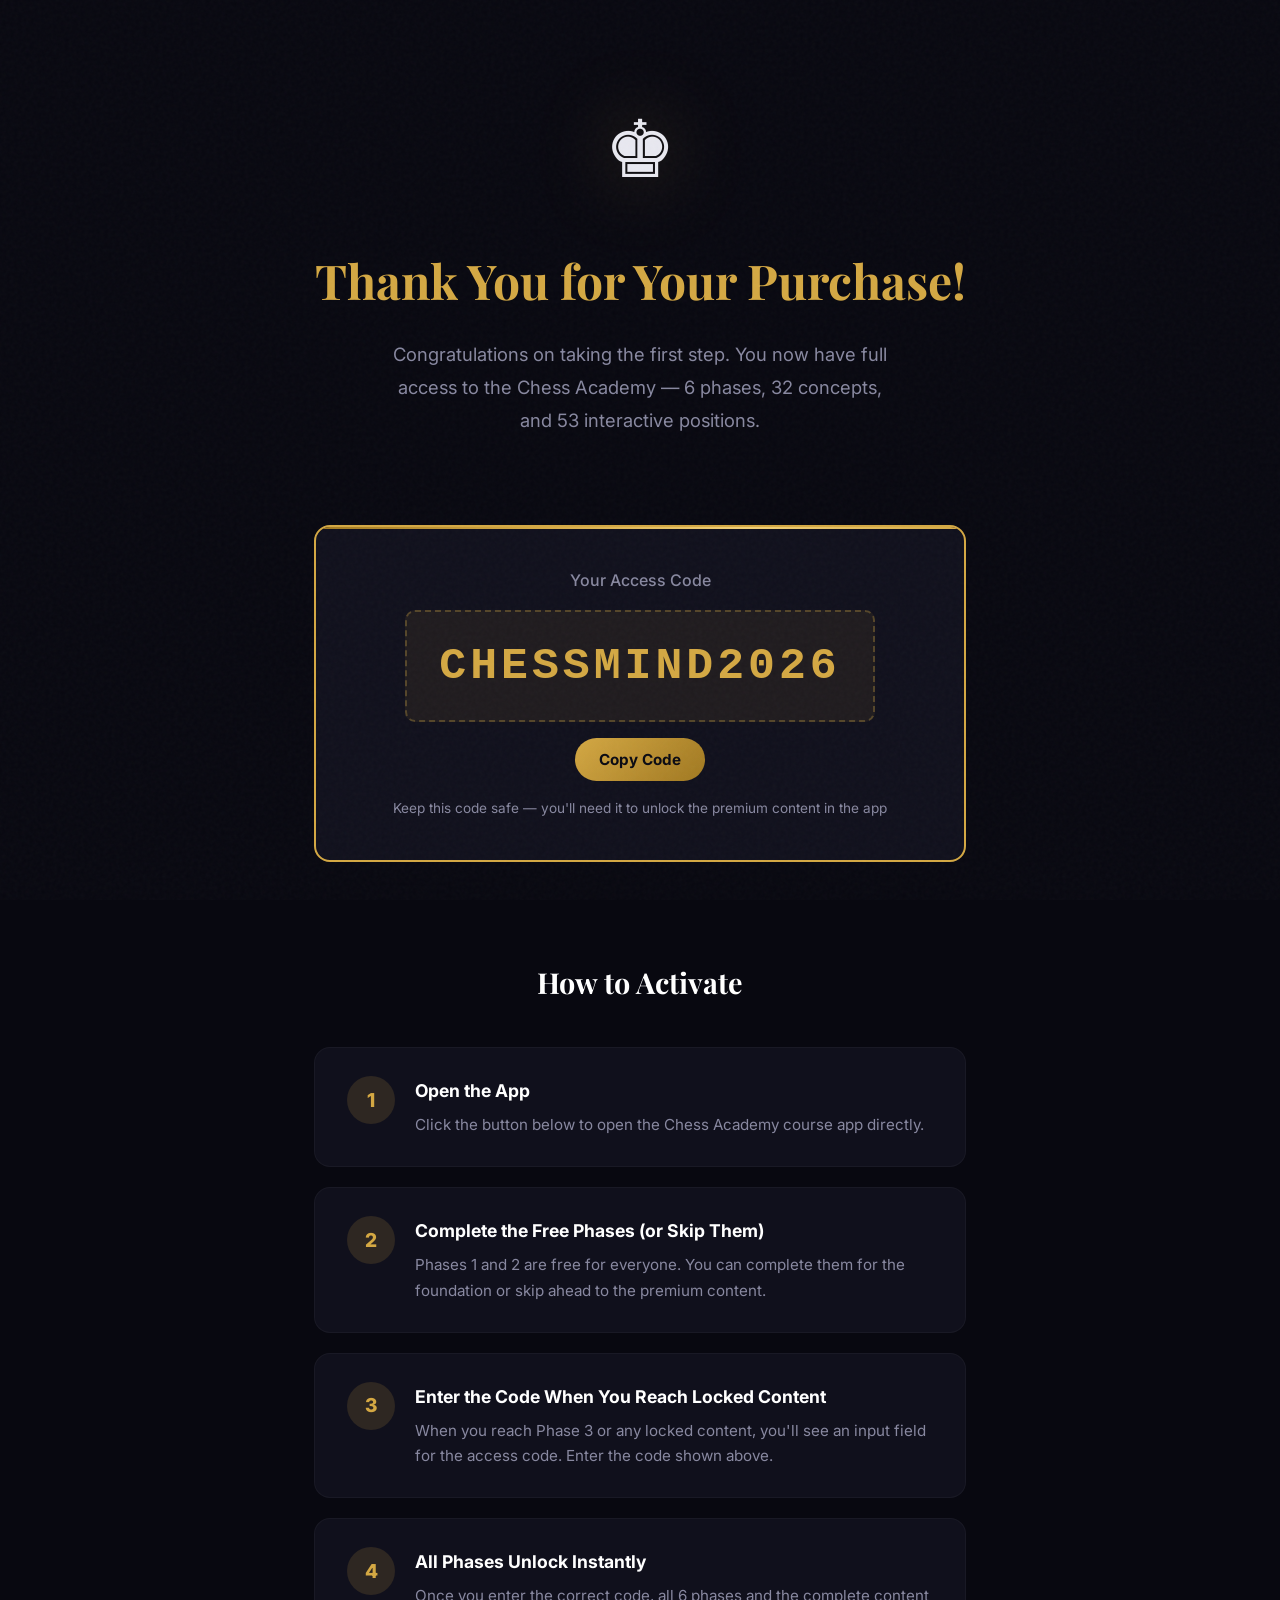
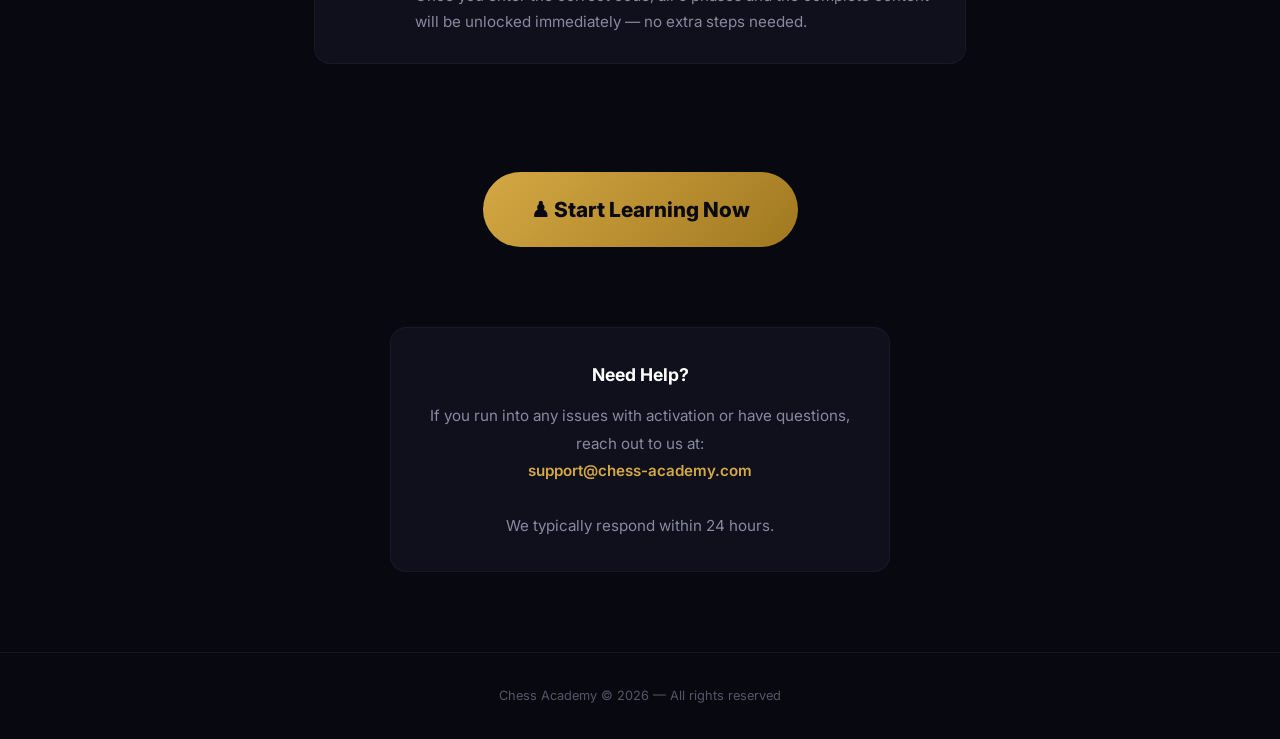
<file: en/thank-you.html>
<!DOCTYPE html>
<html lang="en" dir="ltr">
<head>
<meta charset="UTF-8">
<meta name="viewport" content="width=device-width, initial-scale=1.0">
<title>Thank You! — Chess Academy</title>
<meta name="robots" content="noindex, nofollow">
<link rel="preconnect" href="https://fonts.googleapis.com">
<link rel="preconnect" href="https://fonts.gstatic.com" crossorigin>
<link href="https://fonts.googleapis.com/css2?family=Inter:wght@300;400;500;600;700;800&family=Playfair+Display:wght@400;700&display=swap" rel="stylesheet">
<style>
:root {
  --bg: #080810;
  --card: #10101c;
  --card-hover: #181830;
  --gold: #d4a843;
  --gold-light: #f0d078;
  --gold-dim: #a07820;
  --text: #e8e8f0;
  --text-muted: #8888a0;
  --green: #34c759;
  --white: #ffffff;
  --radius: 16px;
  --radius-sm: 10px;
}

*, *::before, *::after { margin: 0; padding: 0; box-sizing: border-box; }

html { scroll-behavior: smooth; font-size: 16px; }

body {
  font-family: 'Inter', system-ui, -apple-system, sans-serif;
  background: var(--bg);
  color: var(--text);
  line-height: 1.7;
  min-height: 100vh;
  overflow-x: hidden;
}

body::before {
  content: '';
  position: fixed;
  inset: 0;
  background-image: url("data:image/svg+xml,%3Csvg viewBox='0 0 256 256' xmlns='http://www.w3.org/2000/svg'%3E%3Cfilter id='noise'%3E%3CfeTurbulence type='fractalNoise' baseFrequency='0.9' numOctaves='4' stitchTiles='stitch'/%3E%3C/filter%3E%3Crect width='100%25' height='100%25' filter='url(%23noise)' opacity='0.03'/%3E%3C/svg%3E");
  pointer-events: none;
  z-index: 9999;
}

h1, h2, h3 { font-family: 'Playfair Display', serif; }
a { color: var(--gold); text-decoration: none; }
a:hover { color: var(--gold-light); }

.container {
  max-width: 700px;
  margin: 0 auto;
  padding: 0 24px;
}

/* Hero */
.thank-hero {
  text-align: center;
  padding: 80px 24px 40px;
}

.thank-icon {
  font-size: 5rem;
  display: block;
  margin-bottom: 24px;
  animation: float 4s ease-in-out infinite;
  filter: drop-shadow(0 0 40px rgba(212,168,67,0.3));
}

@keyframes float {
  0%, 100% { transform: translateY(0); }
  50% { transform: translateY(-12px); }
}

.thank-hero h1 {
  font-size: clamp(2rem, 5vw, 3rem);
  color: var(--gold);
  margin-bottom: 16px;
}

.thank-hero p {
  font-size: 1.15rem;
  color: var(--text-muted);
  max-width: 520px;
  margin: 0 auto;
  line-height: 1.8;
}

/* Access Code Box */
.code-section {
  padding: 48px 0;
}

.code-card {
  background: var(--card);
  border: 2px solid var(--gold);
  border-radius: var(--radius);
  padding: 40px 32px;
  text-align: center;
  position: relative;
  overflow: hidden;
}

.code-card::before {
  content: '';
  position: absolute;
  top: -2px;
  left: -2px;
  right: -2px;
  height: 4px;
  background: linear-gradient(90deg, var(--gold-dim), var(--gold), var(--gold-light), var(--gold));
}

.code-label {
  font-size: 1rem;
  color: var(--text-muted);
  margin-bottom: 16px;
  font-weight: 500;
}

.code-box {
  display: flex;
  align-items: center;
  justify-content: center;
  gap: 16px;
  margin-bottom: 16px;
  flex-wrap: wrap;
}

.code-value {
  font-family: 'Courier New', monospace;
  font-size: clamp(1.8rem, 5vw, 2.8rem);
  font-weight: 800;
  color: var(--gold);
  background: rgba(212,168,67,0.08);
  border: 2px dashed rgba(212,168,67,0.3);
  border-radius: var(--radius-sm);
  padding: 16px 32px;
  letter-spacing: 4px;
  user-select: all;
  cursor: pointer;
  transition: all 0.3s ease;
}

.code-value:hover {
  background: rgba(212,168,67,0.15);
  border-color: var(--gold);
}

.copy-btn {
  background: linear-gradient(135deg, var(--gold), var(--gold-dim));
  color: #0a0a12;
  border: none;
  border-radius: 50px;
  padding: 12px 24px;
  font-family: 'Inter', sans-serif;
  font-size: 0.95rem;
  font-weight: 700;
  cursor: pointer;
  transition: all 0.3s ease;
}

.copy-btn:hover {
  transform: translateY(-2px);
  box-shadow: 0 6px 20px rgba(212,168,67,0.3);
}

.copy-btn.copied {
  background: var(--green);
}

.code-note {
  font-size: 0.85rem;
  color: var(--text-muted);
  margin-top: 8px;
}

/* Steps */
.steps-section {
  padding: 48px 0;
}

.steps-title {
  text-align: center;
  font-size: 1.8rem;
  color: var(--white);
  margin-bottom: 40px;
}

.steps-list {
  display: flex;
  flex-direction: column;
  gap: 20px;
}

.step-card {
  background: var(--card);
  border-radius: var(--radius);
  border: 1px solid rgba(255,255,255,0.04);
  padding: 28px 32px;
  display: flex;
  align-items: flex-start;
  gap: 20px;
  transition: all 0.3s ease;
}

.step-card:hover {
  border-color: rgba(212,168,67,0.2);
  transform: translateY(-2px);
}

.step-num {
  width: 48px;
  height: 48px;
  min-width: 48px;
  border-radius: 50%;
  background: rgba(212,168,67,0.15);
  color: var(--gold);
  display: flex;
  align-items: center;
  justify-content: center;
  font-weight: 800;
  font-size: 1.2rem;
  font-family: 'Inter', sans-serif;
}

.step-content h3 {
  font-family: 'Inter', sans-serif;
  font-size: 1.1rem;
  font-weight: 700;
  color: var(--white);
  margin-bottom: 6px;
}

.step-content p {
  color: var(--text-muted);
  font-size: 0.95rem;
  line-height: 1.7;
}

/* CTA */
.cta-section {
  padding: 60px 0 40px;
  text-align: center;
}

.btn-start {
  display: inline-flex;
  align-items: center;
  gap: 12px;
  padding: 20px 48px;
  background: linear-gradient(135deg, var(--gold), var(--gold-dim));
  color: #0a0a12;
  border-radius: 50px;
  font-family: 'Inter', sans-serif;
  font-size: 1.3rem;
  font-weight: 800;
  text-decoration: none;
  transition: all 0.3s ease;
  animation: pulse 2.5s infinite;
}

@keyframes pulse {
  0%, 100% { box-shadow: 0 0 0 0 rgba(212,168,67,0.4); }
  50% { box-shadow: 0 0 0 16px rgba(212,168,67,0); }
}

.btn-start:hover {
  transform: translateY(-4px);
  box-shadow: 0 12px 40px rgba(212,168,67,0.35);
  color: #0a0a12;
}

/* Support */
.support-section {
  padding: 40px 0 80px;
  text-align: center;
}

.support-card {
  background: var(--card);
  border-radius: var(--radius);
  border: 1px solid rgba(255,255,255,0.04);
  padding: 32px;
  max-width: 500px;
  margin: 0 auto;
}

.support-card h3 {
  font-family: 'Inter', sans-serif;
  font-size: 1.1rem;
  color: var(--white);
  margin-bottom: 12px;
  font-weight: 700;
}

.support-card p {
  color: var(--text-muted);
  font-size: 0.95rem;
  line-height: 1.8;
}

.support-card a {
  color: var(--gold);
  font-weight: 600;
}

/* Footer */
.footer {
  padding: 32px 0;
  border-top: 1px solid rgba(255,255,255,0.05);
  text-align: center;
}

.footer p {
  font-size: 0.8rem;
  color: var(--text-muted);
  opacity: 0.6;
}

/* Responsive */
@media (max-width: 600px) {
  .thank-hero { padding: 60px 20px 30px; }
  .thank-icon { font-size: 3.5rem; }
  .code-value { font-size: 1.5rem; padding: 12px 20px; letter-spacing: 2px; }
  .step-card { padding: 20px; gap: 14px; }
  .step-num { width: 40px; height: 40px; min-width: 40px; font-size: 1rem; }
  .btn-start { padding: 16px 36px; font-size: 1.1rem; }
}
</style>
</head>
<body>

<!-- HERO -->
<section class="thank-hero">
  <span class="thank-icon">&#9818;</span>
  <h1>Thank You for Your Purchase!</h1>
  <p>Congratulations on taking the first step. You now have full access to the Chess Academy — 6 phases, 32 concepts, and 53 interactive positions.</p>
</section>

<!-- ACCESS CODE -->
<section class="code-section">
  <div class="container">
    <div class="code-card">
      <p class="code-label">Your Access Code</p>
      <div class="code-box">
        <span class="code-value" id="accessCode" title="Click to copy">CHESSMIND2026</span>
        <button class="copy-btn" id="copyBtn" onclick="copyCode()">Copy Code</button>
      </div>
      <p class="code-note">Keep this code safe — you'll need it to unlock the premium content in the app</p>
    </div>
  </div>
</section>

<!-- ACTIVATION STEPS -->
<section class="steps-section">
  <div class="container">
    <h2 class="steps-title">How to Activate</h2>
    <div class="steps-list">

      <div class="step-card">
        <div class="step-num">1</div>
        <div class="step-content">
          <h3>Open the App</h3>
          <p>Click the button below to open the Chess Academy course app directly.</p>
        </div>
      </div>

      <div class="step-card">
        <div class="step-num">2</div>
        <div class="step-content">
          <h3>Complete the Free Phases (or Skip Them)</h3>
          <p>Phases 1 and 2 are free for everyone. You can complete them for the foundation or skip ahead to the premium content.</p>
        </div>
      </div>

      <div class="step-card">
        <div class="step-num">3</div>
        <div class="step-content">
          <h3>Enter the Code When You Reach Locked Content</h3>
          <p>When you reach Phase 3 or any locked content, you'll see an input field for the access code. Enter the code shown above.</p>
        </div>
      </div>

      <div class="step-card">
        <div class="step-num">4</div>
        <div class="step-content">
          <h3>All Phases Unlock Instantly</h3>
          <p>Once you enter the correct code, all 6 phases and the complete content will be unlocked immediately — no extra steps needed.</p>
        </div>
      </div>

    </div>
  </div>
</section>

<!-- CTA -->
<section class="cta-section">
  <div class="container">
    <a href="../en.html" class="btn-start">&#9823; Start Learning Now</a>
  </div>
</section>

<!-- SUPPORT -->
<section class="support-section">
  <div class="container">
    <div class="support-card">
      <h3>Need Help?</h3>
      <p>
        If you run into any issues with activation or have questions, reach out to us at:
        <br><a href="mailto:support@chess-academy.com">support@chess-academy.com</a>
        <br><br>We typically respond within 24 hours.
      </p>
    </div>
  </div>
</section>

<!-- FOOTER -->
<footer class="footer">
  <div class="container">
    <p>Chess Academy &copy; 2026 — All rights reserved</p>
  </div>
</footer>

<script>
function copyCode() {
  var code = document.getElementById('accessCode').textContent;
  var btn = document.getElementById('copyBtn');

  navigator.clipboard.writeText(code).then(function() {
    btn.textContent = 'Copied!';
    btn.classList.add('copied');
    setTimeout(function() {
      btn.textContent = 'Copy Code';
      btn.classList.remove('copied');
    }, 2000);
  }).catch(function() {
    var textArea = document.createElement('textarea');
    textArea.value = code;
    textArea.style.position = 'fixed';
    textArea.style.left = '-9999px';
    document.body.appendChild(textArea);
    textArea.select();
    try {
      document.execCommand('copy');
      btn.textContent = 'Copied!';
      btn.classList.add('copied');
      setTimeout(function() {
        btn.textContent = 'Copy Code';
        btn.classList.remove('copied');
      }, 2000);
    } catch (err) {
      btn.textContent = 'Copy failed';
    }
    document.body.removeChild(textArea);
  });
}
</script>

</body>
</html>
</file>
<file: css/chess-board.css>
/* Chess Board Component — Chess Academy */

.chess-board-wrapper {
  position: relative;
  display: inline-block;
  width: 100%;
  max-width: 560px;
  border: 2px solid rgba(212, 168, 67, 0.3);
  border-radius: 8px;
  overflow: hidden;
  user-select: none;
  -webkit-user-select: none;
  touch-action: manipulation;
  background: #2a2015;
}

.chess-board-container {
  position: relative;
  width: 100%;
  padding-bottom: 100%; /* 1:1 aspect ratio */
}

.chess-board-grid {
  position: absolute;
  inset: 0;
  display: grid;
  grid-template-columns: repeat(8, 1fr);
  grid-template-rows: repeat(8, 1fr);
}

.chess-square {
  position: relative;
  display: flex;
  align-items: center;
  justify-content: center;
  font-size: 0;
}

.chess-square--light {
  background-color: #e8d5b5;
}

.chess-square--dark {
  background-color: #b58863;
}

/* Highlight overlays */
.chess-square--highlight-green::after {
  content: '';
  position: absolute;
  inset: 0;
  background: rgba(34, 197, 94, 0.4);
  pointer-events: none;
  z-index: 1;
}

.chess-square--highlight-red::after {
  content: '';
  position: absolute;
  inset: 0;
  background: rgba(239, 68, 68, 0.4);
  pointer-events: none;
  z-index: 1;
}

.chess-square--highlight-yellow::after {
  content: '';
  position: absolute;
  inset: 0;
  background: rgba(250, 204, 21, 0.35);
  pointer-events: none;
  z-index: 1;
}

.chess-square--highlight-blue::after {
  content: '';
  position: absolute;
  inset: 0;
  background: rgba(59, 130, 246, 0.35);
  pointer-events: none;
  z-index: 1;
}

/* Piece styling */
.chess-piece {
  position: relative;
  z-index: 2;
  line-height: 1;
  text-align: center;
  pointer-events: none;
  text-shadow:
    0 1px 2px rgba(0, 0, 0, 0.3),
    0 0 1px rgba(0, 0, 0, 0.2);
  transition: opacity 0.15s ease;
}

.chess-piece--white {
  color: #fff;
  filter: drop-shadow(0 1px 1px rgba(0, 0, 0, 0.5));
}

.chess-piece--black {
  color: #1a1a1a;
  filter: drop-shadow(0 1px 1px rgba(255, 255, 255, 0.15));
}

/* Coordinate labels */
.chess-coord {
  position: absolute;
  font-family: -apple-system, BlinkMacSystemFont, 'Segoe UI', sans-serif;
  font-weight: 600;
  pointer-events: none;
  z-index: 3;
  opacity: 0.55;
}

.chess-coord--file {
  bottom: 1px;
  right: 3px;
  font-size: clamp(7px, 1.4vw, 11px);
}

.chess-coord--rank {
  top: 1px;
  left: 3px;
  font-size: clamp(7px, 1.4vw, 11px);
}

.chess-coord--on-light {
  color: #b58863;
}

.chess-coord--on-dark {
  color: #e8d5b5;
}

/* SVG arrow overlay */
.chess-arrow-svg {
  position: absolute;
  inset: 0;
  width: 100%;
  height: 100%;
  pointer-events: none;
  z-index: 4;
}

.chess-arrow-line {
  stroke-linecap: round;
}

/* Step-through controls */
.chess-sequence-wrapper {
  display: flex;
  flex-direction: column;
  align-items: center;
  width: 100%;
  max-width: 560px;
}

.chess-sequence-controls {
  display: flex;
  align-items: center;
  justify-content: center;
  gap: 8px;
  width: 100%;
  padding: 10px 12px;
  background: #2a2015;
  border: 2px solid rgba(212, 168, 67, 0.3);
  border-top: none;
  border-radius: 0 0 8px 8px;
}

.chess-sequence-wrapper > .chess-board-wrapper {
  border-radius: 8px 8px 0 0;
  border-bottom: none;
}

.chess-seq-btn {
  display: flex;
  align-items: center;
  justify-content: center;
  width: 36px;
  height: 36px;
  border: 1px solid rgba(212, 168, 67, 0.4);
  border-radius: 6px;
  background: rgba(212, 168, 67, 0.1);
  color: #d4a843;
  font-size: 16px;
  cursor: pointer;
  transition: background 0.15s ease, border-color 0.15s ease;
  touch-action: manipulation;
}

.chess-seq-btn:hover:not(:disabled) {
  background: rgba(212, 168, 67, 0.25);
  border-color: rgba(212, 168, 67, 0.6);
}

.chess-seq-btn:active:not(:disabled) {
  background: rgba(212, 168, 67, 0.35);
}

.chess-seq-btn:disabled {
  opacity: 0.3;
  cursor: not-allowed;
}

.chess-seq-caption {
  flex: 1;
  text-align: center;
  color: #d4a843;
  font-family: -apple-system, BlinkMacSystemFont, 'Segoe UI', sans-serif;
  font-size: 14px;
  line-height: 1.4;
  min-height: 20px;
  direction: ltr;
}

.chess-seq-counter {
  color: rgba(212, 168, 67, 0.6);
  font-family: -apple-system, BlinkMacSystemFont, 'Segoe UI', sans-serif;
  font-size: 12px;
  white-space: nowrap;
}
</file>
<file: css/app.css>
/* ============================================================
   Chess Academy — App Design System
   Theme: Dark + Gold (Chess aesthetic)
   Direction: RTL (Arabic-first)
   ============================================================ */

/* ──────────────────────────────────────────────────────────────
   0. IMPORTS & CUSTOM PROPERTIES
   ────────────────────────────────────────────────────────────── */

@import url('https://fonts.googleapis.com/css2?family=Tajawal:wght@300;400;500;700;800&family=Amiri:wght@400;700&display=swap');

:root {
  /* Core palette */
  --bg: #080810;
  --bg-card: #10101c;
  --bg-hover: #1a1a28;
  --gold: #d4a843;
  --gold-dim: #9a7830;
  --gold-glow: rgba(212, 168, 67, 0.12);
  --silver: #8a9bb0;
  --text: #e8e4dd;
  --text-dim: #5a5650;
  --success: #4ac878;
  --error: #c44444;
  --info: #5588cc;
  --warning: #cc8844;
  --radius: 16px;
  --radius-sm: 8px;
  --radius-xs: 4px;

  /* Phase accent colors */
  --phase-1: #4ac878;
  --phase-2: #5588cc;
  --phase-3: #cc4444;
  --phase-4: #cc8844;
  --phase-5: #8844cc;
  --phase-6: #d4a843;

  /* Typography scale */
  --text-xs: 0.75rem;
  --text-sm: 0.875rem;
  --text-base: 1rem;
  --text-lg: 1.125rem;
  --text-xl: 1.25rem;
  --text-2xl: 1.75rem;
  --text-3xl: 2.5rem;

  /* Spacing */
  --space-1: 0.25rem;
  --space-2: 0.5rem;
  --space-3: 0.75rem;
  --space-4: 1rem;
  --space-5: 1.25rem;
  --space-6: 1.5rem;
  --space-8: 2rem;
  --space-10: 2.5rem;
  --space-12: 3rem;
  --space-16: 4rem;

  /* Transitions */
  --ease-out: cubic-bezier(0.22, 1, 0.36, 1);
  --transition-fast: 150ms var(--ease-out);
  --transition-base: 250ms var(--ease-out);
  --transition-slow: 400ms var(--ease-out);

  /* Shadows */
  --shadow-sm: 0 1px 3px rgba(0, 0, 0, 0.3);
  --shadow-md: 0 4px 12px rgba(0, 0, 0, 0.4);
  --shadow-lg: 0 8px 32px rgba(0, 0, 0, 0.5);
  --shadow-gold: 0 4px 24px rgba(212, 168, 67, 0.15);

  /* Header height for offset */
  --header-height: 60px;
}


/* ──────────────────────────────────────────────────────────────
   1. RESET & BASE
   ────────────────────────────────────────────────────────────── */

*,
*::before,
*::after {
  margin: 0;
  padding: 0;
  box-sizing: border-box;
}

html {
  font-size: 16px;
  -webkit-text-size-adjust: 100%;
  scroll-behavior: smooth;
}

body {
  font-family: 'Tajawal', sans-serif;
  font-weight: 400;
  font-size: var(--text-base);
  line-height: 1.4;
  color: var(--text);
  background-color: var(--bg);
  direction: rtl;
  min-height: 100vh;
  overflow-x: hidden;
  -webkit-font-smoothing: antialiased;
  -moz-osx-font-smoothing: grayscale;
}

/* Grain texture overlay */
body::before {
  content: '';
  position: fixed;
  inset: 0;
  z-index: 9999;
  pointer-events: none;
  opacity: 0.035;
  background-image: url("data:image/svg+xml,%3Csvg viewBox='0 0 256 256' xmlns='http://www.w3.org/2000/svg'%3E%3Cfilter id='noise'%3E%3CfeTurbulence type='fractalNoise' baseFrequency='0.85' numOctaves='4' stitchTiles='stitch'/%3E%3C/filter%3E%3Crect width='100%25' height='100%25' filter='url(%23noise)'/%3E%3C/svg%3E");
  background-repeat: repeat;
  background-size: 200px 200px;
}

a {
  color: var(--gold);
  text-decoration: none;
  transition: color var(--transition-fast);
}

a:hover {
  color: var(--text);
}

img {
  max-width: 100%;
  display: block;
}

button {
  font-family: inherit;
  font-size: inherit;
  cursor: pointer;
  border: none;
  background: none;
  color: inherit;
}

input {
  font-family: inherit;
  font-size: inherit;
  color: inherit;
  background: none;
  border: none;
  outline: none;
}

::selection {
  background: var(--gold);
  color: var(--bg);
}


/* ──────────────────────────────────────────────────────────────
   2. SCROLLBAR
   ────────────────────────────────────────────────────────────── */

::-webkit-scrollbar {
  width: 6px;
  height: 6px;
}

::-webkit-scrollbar-track {
  background: var(--bg);
}

::-webkit-scrollbar-thumb {
  background: var(--gold-dim);
  border-radius: 3px;
}

::-webkit-scrollbar-thumb:hover {
  background: var(--gold);
}

/* Firefox */
* {
  scrollbar-width: thin;
  scrollbar-color: var(--gold-dim) var(--bg);
}


/* ──────────────────────────────────────────────────────────────
   3. TYPOGRAPHY
   ────────────────────────────────────────────────────────────── */

h1, h2, h3, h4, h5, h6 {
  font-family: 'Amiri', serif;
  font-weight: 700;
  line-height: 1.2;
  color: var(--text);
}

h1 { font-size: var(--text-3xl); }
h2 { font-size: var(--text-2xl); }
h3 { font-size: var(--text-xl); }
h4 { font-size: var(--text-lg); }

p {
  line-height: 1.4;
  margin-block-end: var(--space-4);
}

.text-xs { font-size: var(--text-xs); }
.text-sm { font-size: var(--text-sm); }
.text-lg { font-size: var(--text-lg); }
.text-xl { font-size: var(--text-xl); }
.text-2xl { font-size: var(--text-2xl); }
.text-3xl { font-size: var(--text-3xl); }

.text-gold { color: var(--gold); }
.text-dim { color: var(--text-dim); }
.text-silver { color: var(--silver); }
.text-success { color: var(--success); }
.text-error { color: var(--error); }


/* ──────────────────────────────────────────────────────────────
   4. LAYOUT — .app
   ────────────────────────────────────────────────────────────── */

.app {
  max-width: 800px;
  margin-inline: auto;
  padding-inline: var(--space-6);
  padding-block-start: calc(var(--header-height) + var(--space-8));
  padding-block-end: var(--space-16);
  min-height: 100vh;
}


/* ──────────────────────────────────────────────────────────────
   5. HEADER
   ────────────────────────────────────────────────────────────── */

.header {
  position: fixed;
  inset-block-start: 0;
  inset-inline: 0;
  z-index: 100;
  height: var(--header-height);
  display: flex;
  align-items: center;
  justify-content: space-between;
  padding-inline: var(--space-6);
  background: rgba(8, 8, 16, 0.78);
  backdrop-filter: blur(16px) saturate(1.4);
  -webkit-backdrop-filter: blur(16px) saturate(1.4);
  border-block-end: 1px solid rgba(212, 168, 67, 0.1);
}

.header-title {
  font-family: 'Amiri', serif;
  font-size: var(--text-lg);
  font-weight: 700;
  color: var(--gold);
  white-space: nowrap;
  letter-spacing: 0.02em;
}

.header-xp {
  display: flex;
  align-items: center;
  gap: var(--space-2);
  font-size: var(--text-sm);
  font-weight: 500;
  color: var(--gold);
}

.header-xp .level-badge {
  display: inline-flex;
  align-items: center;
  justify-content: center;
  width: 28px;
  height: 28px;
  border-radius: 50%;
  background: var(--gold-glow);
  border: 1.5px solid var(--gold-dim);
  font-size: var(--text-xs);
  font-weight: 700;
  color: var(--gold);
}

.header-streak {
  display: flex;
  align-items: center;
  gap: var(--space-1);
  font-size: var(--text-sm);
  font-weight: 500;
  color: var(--warning);
}

.header-streak .fire-icon::before {
  content: '\1F525';
  font-size: var(--text-base);
}

.header-progress {
  position: absolute;
  inset-block-end: 0;
  inset-inline: 0;
  height: 3px;
  background: rgba(212, 168, 67, 0.08);
  overflow: hidden;
}

.header-progress .bar {
  height: 100%;
  background: linear-gradient(90deg, var(--gold-dim), var(--gold));
  border-radius: 0 3px 3px 0;
  transition: width var(--transition-slow);
}


/* ──────────────────────────────────────────────────────────────
   6. PHASE LIST / GRID
   ────────────────────────────────────────────────────────────── */

.phase-grid {
  display: grid;
  grid-template-columns: repeat(2, 1fr);
  gap: var(--space-5);
  margin-block: var(--space-8);
  animation: fadeIn 0.4s var(--ease-out);
}

.phase-card {
  position: relative;
  padding: var(--space-6);
  background: var(--bg-card);
  border-radius: var(--radius);
  border: 1px solid rgba(255, 255, 255, 0.04);
  transition: all var(--transition-base);
  overflow: hidden;
  animation: slideUp 0.4s var(--ease-out) backwards;
}

.phase-card:nth-child(1) { animation-delay: 0ms; }
.phase-card:nth-child(2) { animation-delay: 60ms; }
.phase-card:nth-child(3) { animation-delay: 120ms; }
.phase-card:nth-child(4) { animation-delay: 180ms; }
.phase-card:nth-child(5) { animation-delay: 240ms; }
.phase-card:nth-child(6) { animation-delay: 300ms; }

.phase-card:hover {
  background: var(--bg-hover);
  transform: translateY(-2px);
  box-shadow: var(--shadow-md);
}

.phase-card .phase-number {
  font-family: 'Amiri', serif;
  font-size: var(--text-3xl);
  font-weight: 700;
  line-height: 1;
  opacity: 0.12;
  position: absolute;
  inset-block-start: var(--space-3);
  inset-inline-end: var(--space-4);
}

.phase-card .phase-title {
  font-family: 'Amiri', serif;
  font-size: var(--text-lg);
  font-weight: 700;
  margin-block-end: var(--space-1);
}

.phase-card .phase-subtitle {
  font-size: var(--text-sm);
  color: var(--text-dim);
  margin-block-end: var(--space-4);
}

.phase-card .phase-progress-bar {
  height: 4px;
  background: rgba(255, 255, 255, 0.05);
  border-radius: 2px;
  overflow: hidden;
}

.phase-card .phase-progress-bar .fill {
  height: 100%;
  border-radius: 2px;
  transition: width var(--transition-slow);
}

.phase-card .phase-lock-icon {
  position: absolute;
  inset-block-start: var(--space-4);
  inset-inline-start: var(--space-4);
  font-size: var(--text-lg);
  opacity: 0.5;
}

/* Phase states */
.phase-card--free {
  border-color: rgba(74, 200, 120, 0.25);
}

.phase-card--free .phase-progress-bar .fill {
  background: var(--phase-1);
}

.phase-card--locked {
  opacity: 0.5;
  pointer-events: none;
  filter: grayscale(0.4);
}

.phase-card--locked::after {
  content: '\1F512';
  position: absolute;
  inset: 0;
  display: flex;
  align-items: center;
  justify-content: center;
  font-size: 2rem;
  background: rgba(8, 8, 16, 0.5);
  border-radius: var(--radius);
}

.phase-card--current {
  border-color: rgba(212, 168, 67, 0.3);
  box-shadow: 0 0 24px var(--gold-glow), inset 0 0 24px var(--gold-glow);
  animation: glow 3s ease-in-out infinite;
}

.phase-card--current .phase-title {
  color: var(--gold);
}

.phase-card--completed {
  border-color: rgba(74, 200, 120, 0.15);
}

.phase-card--completed::before {
  content: '\2713';
  position: absolute;
  inset-block-start: var(--space-3);
  inset-inline-start: var(--space-4);
  width: 24px;
  height: 24px;
  display: flex;
  align-items: center;
  justify-content: center;
  font-size: var(--text-sm);
  font-weight: 700;
  color: var(--bg);
  background: var(--success);
  border-radius: 50%;
}

/* Phase accent colors on cards */
.phase-card[data-phase="1"] { --accent: var(--phase-1); }
.phase-card[data-phase="2"] { --accent: var(--phase-2); }
.phase-card[data-phase="3"] { --accent: var(--phase-3); }
.phase-card[data-phase="4"] { --accent: var(--phase-4); }
.phase-card[data-phase="5"] { --accent: var(--phase-5); }
.phase-card[data-phase="6"] { --accent: var(--phase-6); }

.phase-card[data-phase] .phase-title {
  color: var(--accent);
}

.phase-card[data-phase] .phase-progress-bar .fill {
  background: var(--accent);
}


/* ──────────────────────────────────────────────────────────────
   7. CONCEPT LIST
   ────────────────────────────────────────────────────────────── */

.concept-list {
  display: flex;
  flex-direction: column;
  gap: var(--space-1);
  margin-block: var(--space-6);
}

.concept-item {
  display: flex;
  align-items: center;
  gap: var(--space-4);
  padding: var(--space-4) var(--space-5);
  background: var(--bg-card);
  border-radius: var(--radius-sm);
  border: 1px solid rgba(255, 255, 255, 0.03);
  cursor: pointer;
  transition: all var(--transition-fast);
  animation: fadeIn 0.3s var(--ease-out) backwards;
}

.concept-item:hover {
  background: var(--bg-hover);
  border-color: rgba(212, 168, 67, 0.12);
}

.concept-item .concept-icon {
  font-size: var(--text-xl);
  flex-shrink: 0;
  width: 32px;
  text-align: center;
}

.concept-item .concept-title {
  flex: 1;
  font-weight: 500;
  font-size: var(--text-base);
}

.concept-item .status-dot {
  width: 10px;
  height: 10px;
  border-radius: 50%;
  flex-shrink: 0;
  background: var(--text-dim);
}

/* Concept states */
.concept-item--completed .status-dot {
  background: var(--success);
}

.concept-item--completed .concept-title {
  color: var(--silver);
}

.concept-item--current {
  border-color: rgba(212, 168, 67, 0.2);
  background: var(--bg-hover);
}

.concept-item--current .status-dot {
  background: var(--gold);
  animation: pulse 2s ease-in-out infinite;
}

.concept-item--current .concept-title {
  color: var(--gold);
  font-weight: 700;
}

.concept-item--locked {
  opacity: 0.4;
  pointer-events: none;
}

.concept-item--locked .status-dot {
  background: var(--text-dim);
  opacity: 0.5;
}


/* ──────────────────────────────────────────────────────────────
   8. CONCEPT CONTENT / VIEW
   ────────────────────────────────────────────────────────────── */

.concept-view {
  padding-block: var(--space-8);
  animation: fadeIn 0.4s var(--ease-out);
}

.concept-title {
  font-family: 'Amiri', serif;
  font-size: var(--text-2xl);
  font-weight: 700;
  color: var(--gold);
  margin-block-end: var(--space-2);
  line-height: 1.2;
}

.concept-body {
  font-size: var(--text-base);
  line-height: 1.85;
  color: var(--text);
  max-width: 65ch;
}

.concept-body p {
  margin-block-end: var(--space-6);
  line-height: 1.85;
}

.concept-body p:last-child {
  margin-block-end: 0;
}

.concept-body strong {
  color: var(--gold);
  font-weight: 700;
}

.concept-body em {
  color: var(--silver);
  font-style: normal;
  font-weight: 500;
}

.concept-body code {
  font-family: 'SF Mono', 'Fira Code', 'Cascadia Code', monospace;
  direction: ltr;
  unicode-bidi: embed;
  background: rgba(212, 168, 67, 0.08);
  color: var(--gold);
  padding: 0.1em 0.4em;
  border-radius: var(--radius-xs);
  font-size: 0.9em;
  font-weight: 500;
  letter-spacing: 0.03em;
}

.concept-body ul,
.concept-body ol {
  padding-inline-start: var(--space-6);
  margin-block-end: var(--space-6);
}

.concept-body li {
  margin-block-end: var(--space-2);
  line-height: 1.7;
}

.concept-body li::marker {
  color: var(--gold-dim);
}

.concept-body hr {
  border: none;
  height: 1px;
  background: rgba(212, 168, 67, 0.1);
  margin-block: var(--space-8);
}


/* ──────────────────────────────────────────────────────────────
   9. SPECIAL BOXES
   ────────────────────────────────────────────────────────────── */

.box {
  position: relative;
  padding: var(--space-5) var(--space-6);
  margin-block: var(--space-6);
  background: var(--bg-card);
  border-radius: var(--radius);
  border-inline-start: 4px solid var(--silver);
}

.box::before {
  display: block;
  font-family: 'Tajawal', sans-serif;
  font-size: var(--text-sm);
  font-weight: 700;
  letter-spacing: 0.04em;
  margin-block-end: var(--space-3);
  opacity: 0.85;
}

.box p {
  margin-block-end: var(--space-3);
  line-height: 1.7;
}

.box p:last-child {
  margin-block-end: 0;
}

/* Mistake box — red */
.box--mistake {
  border-color: var(--error);
  background: rgba(196, 68, 68, 0.06);
}

.box--mistake::before {
  content: '\26A0\FE0F  \0627\0644\062E\0637\0623  \0627\0644\0634\0627\0626\0639';
  color: var(--error);
}

/* Analogy box — blue */
.box--analogy {
  border-color: var(--info);
  background: rgba(85, 136, 204, 0.06);
}

.box--analogy::before {
  content: '\1F4A1  \062A\0634\0628\064A\0647';
  color: var(--info);
}

/* Practice box — green */
.box--practice {
  border-color: var(--success);
  background: rgba(74, 200, 120, 0.06);
}

.box--practice::before {
  content: '\1F3AF  \062A\0645\0631\064A\0646  \0639\0645\0644\064A';
  color: var(--success);
}

/* Tip box — gold */
.box--tip {
  border-color: var(--gold);
  background: var(--gold-glow);
}

.box--tip::before {
  content: '\2728  \0646\0635\064A\062D\0629';
  color: var(--gold);
}

/* History box — purple */
.box--history {
  border-color: var(--phase-5);
  background: rgba(136, 68, 204, 0.06);
}

.box--history::before {
  content: '\1F3DB\FE0F  \0645\0646  \0627\0644\062A\0627\0631\064A\062E';
  color: var(--phase-5);
}

/* Summary box — silver */
.box--summary {
  border-color: var(--silver);
  background: rgba(138, 155, 176, 0.06);
}

.box--summary::before {
  content: '\1F4CB  \0645\0644\062E\0635';
  color: var(--silver);
}


/* ──────────────────────────────────────────────────────────────
   10. CHESS BOARD AREA
   ────────────────────────────────────────────────────────────── */

.board-container {
  direction: ltr;
  margin-block: var(--space-8);
  display: flex;
  flex-direction: column;
  align-items: center;
  gap: var(--space-4);
}

.board-container .chess-board {
  width: 100%;
  max-width: 400px;
  aspect-ratio: 1;
  border-radius: var(--radius-sm);
  overflow: hidden;
  box-shadow: var(--shadow-lg);
  border: 2px solid rgba(212, 168, 67, 0.15);
}

.board-caption {
  direction: rtl;
  text-align: center;
  font-size: var(--text-sm);
  color: var(--silver);
  max-width: 400px;
  line-height: 1.6;
}

.board-sequence-controls {
  display: flex;
  gap: var(--space-3);
  direction: ltr;
}

.board-sequence-controls button {
  display: inline-flex;
  align-items: center;
  justify-content: center;
  width: 44px;
  height: 44px;
  border-radius: var(--radius-sm);
  background: var(--bg-card);
  border: 1px solid rgba(255, 255, 255, 0.06);
  color: var(--silver);
  font-size: var(--text-lg);
  transition: all var(--transition-fast);
}

.board-sequence-controls button:hover {
  background: var(--bg-hover);
  color: var(--gold);
  border-color: rgba(212, 168, 67, 0.2);
}

.board-sequence-controls button:active {
  transform: scale(0.95);
}

.board-sequence-controls button:disabled {
  opacity: 0.3;
  pointer-events: none;
}


/* ──────────────────────────────────────────────────────────────
   11. QUIZ
   ────────────────────────────────────────────────────────────── */

.quiz-container {
  padding: var(--space-8) 0;
  animation: fadeIn 0.4s var(--ease-out);
}

.quiz-progress {
  display: flex;
  align-items: center;
  gap: var(--space-4);
  margin-block-end: var(--space-8);
  font-size: var(--text-sm);
  color: var(--silver);
}

.quiz-progress .progress-bar {
  flex: 1;
  height: 4px;
  background: rgba(255, 255, 255, 0.05);
  border-radius: 2px;
  overflow: hidden;
}

.quiz-progress .progress-bar .fill {
  height: 100%;
  background: var(--gold);
  border-radius: 2px;
  transition: width var(--transition-base);
}

.quiz-question {
  font-family: 'Amiri', serif;
  font-size: var(--text-xl);
  font-weight: 700;
  line-height: 1.4;
  margin-block-end: var(--space-8);
  color: var(--text);
}

.quiz-options {
  display: grid;
  grid-template-columns: 1fr 1fr;
  gap: var(--space-3);
  margin-block-end: var(--space-6);
}

.quiz-option {
  display: flex;
  align-items: center;
  justify-content: center;
  text-align: center;
  padding: var(--space-4) var(--space-5);
  min-height: 56px;
  background: var(--bg-card);
  border: 1.5px solid rgba(255, 255, 255, 0.06);
  border-radius: var(--radius);
  font-size: var(--text-base);
  font-weight: 500;
  color: var(--text);
  cursor: pointer;
  transition: all var(--transition-fast);
  line-height: 1.4;
}

.quiz-option:hover {
  background: var(--bg-hover);
  border-color: rgba(212, 168, 67, 0.25);
  transform: translateY(-1px);
}

.quiz-option:active {
  transform: scale(0.98);
}

.quiz-option--correct {
  background: rgba(74, 200, 120, 0.12);
  border-color: var(--success);
  color: var(--success);
  pointer-events: none;
}

.quiz-option--correct::before {
  content: '\2713';
  margin-inline-end: var(--space-2);
  font-weight: 700;
}

.quiz-option--wrong {
  background: rgba(196, 68, 68, 0.12);
  border-color: var(--error);
  color: var(--error);
  pointer-events: none;
  animation: shake 0.4s var(--ease-out);
}

.quiz-option--wrong::before {
  content: '\2717';
  margin-inline-end: var(--space-2);
  font-weight: 700;
}

.quiz-explanation {
  padding: var(--space-5) var(--space-6);
  background: var(--gold-glow);
  border-radius: var(--radius);
  border-inline-start: 3px solid var(--gold);
  margin-block: var(--space-6);
  font-size: var(--text-sm);
  line-height: 1.7;
  color: var(--silver);
  animation: fadeIn 0.3s var(--ease-out);
}

.quiz-results {
  text-align: center;
  padding: var(--space-12) var(--space-6);
  animation: fadeIn 0.5s var(--ease-out);
}

.quiz-results .score {
  font-family: 'Amiri', serif;
  font-size: var(--text-3xl);
  font-weight: 700;
  color: var(--gold);
  margin-block-end: var(--space-3);
}

.quiz-results .score-label {
  font-size: var(--text-sm);
  color: var(--silver);
  margin-block-end: var(--space-2);
}

.quiz-results .message {
  font-size: var(--text-lg);
  color: var(--text);
  margin-block-end: var(--space-8);
}

.quiz-results .message--perfect {
  color: var(--gold);
}

.quiz-results .message--good {
  color: var(--success);
}

.quiz-results .message--retry {
  color: var(--warning);
}


/* ──────────────────────────────────────────────────────────────
   12. PAYWALL
   ────────────────────────────────────────────────────────────── */

.paywall {
  position: relative;
  margin-block-start: calc(-1 * var(--space-16));
  padding-block-start: var(--space-16);
  background: linear-gradient(
    to bottom,
    transparent 0%,
    var(--bg) 30%
  );
}

.paywall-card {
  max-width: 420px;
  margin-inline: auto;
  padding: var(--space-10) var(--space-8);
  background: var(--bg-card);
  border-radius: var(--radius);
  border: 1px solid rgba(212, 168, 67, 0.15);
  box-shadow: var(--shadow-gold);
  text-align: center;
  animation: slideUp 0.5s var(--ease-out);
}

.paywall-price {
  font-family: 'Amiri', serif;
  font-size: var(--text-3xl);
  font-weight: 700;
  color: var(--gold);
  margin-block-end: var(--space-2);
}

.paywall-price .currency {
  font-size: var(--text-lg);
  color: var(--gold-dim);
  vertical-align: super;
}

.paywall-price .period {
  font-size: var(--text-sm);
  color: var(--text-dim);
  font-family: 'Tajawal', sans-serif;
}

.paywall-features {
  list-style: none;
  padding: 0;
  margin-block: var(--space-6);
  text-align: start;
}

.paywall-features li {
  padding: var(--space-2) 0;
  font-size: var(--text-sm);
  color: var(--silver);
  display: flex;
  align-items: center;
  gap: var(--space-3);
}

.paywall-features li::before {
  content: '\2713';
  color: var(--gold);
  font-weight: 700;
  flex-shrink: 0;
}

.paywall-cta {
  display: inline-flex;
  align-items: center;
  justify-content: center;
  width: 100%;
  padding: var(--space-4) var(--space-8);
  background: linear-gradient(135deg, var(--gold-dim), var(--gold));
  color: var(--bg);
  font-weight: 700;
  font-size: var(--text-lg);
  border-radius: var(--radius);
  border: none;
  cursor: pointer;
  transition: all var(--transition-base);
  animation: pulse 2.5s ease-in-out infinite;
}

.paywall-cta:hover {
  transform: translateY(-2px);
  box-shadow: 0 8px 32px rgba(212, 168, 67, 0.3);
}

.paywall-cta:active {
  transform: scale(0.98);
}

.paywall-code {
  margin-block-start: var(--space-6);
  display: flex;
  flex-direction: column;
  align-items: center;
  gap: var(--space-3);
}

.paywall-code .label {
  font-size: var(--text-sm);
  color: var(--text-dim);
}

.paywall-code input {
  width: 100%;
  max-width: 280px;
  padding: var(--space-3) var(--space-4);
  background: var(--bg);
  border: 1.5px solid rgba(255, 255, 255, 0.08);
  border-radius: var(--radius-sm);
  text-align: center;
  font-size: var(--text-base);
  font-weight: 500;
  letter-spacing: 0.15em;
  color: var(--text);
  transition: border-color var(--transition-fast);
}

.paywall-code input:focus {
  border-color: var(--gold);
  box-shadow: 0 0 0 3px var(--gold-glow);
}

.paywall-code input::placeholder {
  color: var(--text-dim);
  letter-spacing: 0.05em;
}


/* ──────────────────────────────────────────────────────────────
   13. COMPLETION SCREEN
   ────────────────────────────────────────────────────────────── */

.completion {
  display: flex;
  flex-direction: column;
  align-items: center;
  justify-content: center;
  min-height: 80vh;
  text-align: center;
  padding: var(--space-10);
  animation: fadeIn 0.6s var(--ease-out);
}

.completion-badge {
  width: 120px;
  height: 120px;
  display: flex;
  align-items: center;
  justify-content: center;
  font-size: 3.5rem;
  background: var(--gold-glow);
  border: 3px solid var(--gold);
  border-radius: 50%;
  margin-block-end: var(--space-8);
  animation: celebrate 1s var(--ease-out), float 3s ease-in-out 1s infinite;
}

.completion-title {
  font-family: 'Amiri', serif;
  font-size: var(--text-2xl);
  font-weight: 700;
  color: var(--gold);
  margin-block-end: var(--space-3);
}

.completion-xp {
  font-size: var(--text-xl);
  font-weight: 700;
  color: var(--success);
  margin-block-end: var(--space-8);
  animation: slideUp 0.5s var(--ease-out) 0.3s backwards;
}

.completion-xp .xp-number {
  font-family: 'Amiri', serif;
  font-size: var(--text-2xl);
}

.completion-next {
  display: inline-flex;
  align-items: center;
  gap: var(--space-3);
  padding: var(--space-4) var(--space-8);
  background: var(--bg-card);
  border: 1.5px solid rgba(212, 168, 67, 0.2);
  border-radius: var(--radius);
  color: var(--gold);
  font-weight: 700;
  font-size: var(--text-base);
  cursor: pointer;
  transition: all var(--transition-base);
}

.completion-next:hover {
  background: var(--bg-hover);
  border-color: var(--gold);
  transform: translateY(-2px);
  box-shadow: var(--shadow-gold);
}

/* Confetti particles */
.confetti {
  position: fixed;
  inset: 0;
  z-index: 200;
  pointer-events: none;
  overflow: hidden;
}

.confetti .particle {
  position: absolute;
  inset-block-start: -10px;
  width: 8px;
  height: 8px;
  border-radius: 2px;
  animation: confettiDrop var(--duration, 3s) linear forwards;
  opacity: 0.9;
}

.confetti .particle:nth-child(odd) {
  border-radius: 50%;
}

.confetti .particle:nth-child(1)  { inset-inline-start: 5%;  background: var(--phase-1); --duration: 2.8s; animation-delay: 0s; }
.confetti .particle:nth-child(2)  { inset-inline-start: 15%; background: var(--gold);    --duration: 3.2s; animation-delay: 0.1s; }
.confetti .particle:nth-child(3)  { inset-inline-start: 25%; background: var(--phase-2); --duration: 2.6s; animation-delay: 0.2s; }
.confetti .particle:nth-child(4)  { inset-inline-start: 35%; background: var(--phase-5); --duration: 3.4s; animation-delay: 0.05s; }
.confetti .particle:nth-child(5)  { inset-inline-start: 45%; background: var(--phase-3); --duration: 2.9s; animation-delay: 0.15s; }
.confetti .particle:nth-child(6)  { inset-inline-start: 55%; background: var(--gold);    --duration: 3.1s; animation-delay: 0.25s; }
.confetti .particle:nth-child(7)  { inset-inline-start: 65%; background: var(--phase-4); --duration: 2.7s; animation-delay: 0.08s; }
.confetti .particle:nth-child(8)  { inset-inline-start: 75%; background: var(--phase-1); --duration: 3.3s; animation-delay: 0.18s; }
.confetti .particle:nth-child(9)  { inset-inline-start: 85%; background: var(--phase-2); --duration: 2.5s; animation-delay: 0.3s; }
.confetti .particle:nth-child(10) { inset-inline-start: 95%; background: var(--gold);    --duration: 3.0s; animation-delay: 0.12s; }


/* ──────────────────────────────────────────────────────────────
   14. SETTINGS
   ────────────────────────────────────────────────────────────── */

.settings {
  padding-block: var(--space-8);
}

.settings h2 {
  font-family: 'Amiri', serif;
  color: var(--gold);
  margin-block-end: var(--space-6);
}

.settings-item {
  display: flex;
  align-items: center;
  justify-content: space-between;
  padding: var(--space-4) var(--space-5);
  background: var(--bg-card);
  border-radius: var(--radius-sm);
  border: 1px solid rgba(255, 255, 255, 0.03);
  margin-block-end: var(--space-2);
  transition: background var(--transition-fast);
}

.settings-item:hover {
  background: var(--bg-hover);
}

.settings-item .label {
  font-weight: 500;
}

.settings-item .description {
  font-size: var(--text-sm);
  color: var(--text-dim);
  margin-block-start: var(--space-1);
}

.settings-item .toggle {
  position: relative;
  width: 44px;
  height: 24px;
  background: rgba(255, 255, 255, 0.08);
  border-radius: 12px;
  cursor: pointer;
  transition: background var(--transition-fast);
}

.settings-item .toggle.active {
  background: var(--gold);
}

.settings-item .toggle::after {
  content: '';
  position: absolute;
  inset-block-start: 2px;
  inset-inline-start: 2px;
  width: 20px;
  height: 20px;
  background: var(--text);
  border-radius: 50%;
  transition: transform var(--transition-fast);
}

.settings-item .toggle.active::after {
  transform: translateX(-20px); /* RTL: moves to the left */
}

[dir="ltr"] .settings-item .toggle.active::after {
  transform: translateX(20px);
}

.settings-btn {
  display: inline-flex;
  align-items: center;
  justify-content: center;
  gap: var(--space-2);
  padding: var(--space-3) var(--space-6);
  background: var(--bg-card);
  border: 1.5px solid rgba(255, 255, 255, 0.08);
  border-radius: var(--radius-sm);
  color: var(--text);
  font-weight: 500;
  cursor: pointer;
  transition: all var(--transition-fast);
}

.settings-btn:hover {
  background: var(--bg-hover);
  border-color: rgba(212, 168, 67, 0.2);
  color: var(--gold);
}

.settings-btn:active {
  transform: scale(0.97);
}

.settings-danger {
  border-color: rgba(196, 68, 68, 0.3);
  color: var(--error);
}

.settings-danger:hover {
  background: rgba(196, 68, 68, 0.08);
  border-color: var(--error);
  color: var(--error);
}


/* ──────────────────────────────────────────────────────────────
   15. ANIMATIONS
   ────────────────────────────────────────────────────────────── */

@keyframes fadeIn {
  from {
    opacity: 0;
  }
  to {
    opacity: 1;
  }
}

@keyframes slideUp {
  from {
    opacity: 0;
    transform: translateY(16px);
  }
  to {
    opacity: 1;
    transform: translateY(0);
  }
}

@keyframes float {
  0%, 100% {
    transform: translateY(0);
  }
  50% {
    transform: translateY(-8px);
  }
}

@keyframes pulse {
  0%, 100% {
    opacity: 1;
    transform: scale(1);
  }
  50% {
    opacity: 0.7;
    transform: scale(1.05);
  }
}

@keyframes glow {
  0%, 100% {
    box-shadow:
      0 0 24px var(--gold-glow),
      inset 0 0 24px var(--gold-glow);
  }
  50% {
    box-shadow:
      0 0 40px rgba(212, 168, 67, 0.2),
      inset 0 0 40px rgba(212, 168, 67, 0.08);
  }
}

@keyframes confettiDrop {
  0% {
    transform: translateY(0) rotate(0deg);
    opacity: 1;
  }
  75% {
    opacity: 0.8;
  }
  100% {
    transform: translateY(100vh) rotate(720deg);
    opacity: 0;
  }
}

@keyframes shake {
  0%, 100% {
    transform: translateX(0);
  }
  20% {
    transform: translateX(-6px);
  }
  40% {
    transform: translateX(6px);
  }
  60% {
    transform: translateX(-4px);
  }
  80% {
    transform: translateX(4px);
  }
}

@keyframes celebrate {
  0% {
    opacity: 0;
    transform: scale(0.3) rotate(-15deg);
  }
  50% {
    transform: scale(1.15) rotate(5deg);
  }
  75% {
    transform: scale(0.95) rotate(-2deg);
  }
  100% {
    opacity: 1;
    transform: scale(1) rotate(0deg);
  }
}

@keyframes shimmer {
  0% {
    background-position: -200% center;
  }
  100% {
    background-position: 200% center;
  }
}


/* ──────────────────────────────────────────────────────────────
   16. UTILITY CLASSES
   ────────────────────────────────────────────────────────────── */

.sr-only {
  position: absolute;
  width: 1px;
  height: 1px;
  padding: 0;
  margin: -1px;
  overflow: hidden;
  clip: rect(0, 0, 0, 0);
  white-space: nowrap;
  border-width: 0;
}

.flex { display: flex; }
.flex-col { flex-direction: column; }
.items-center { align-items: center; }
.justify-center { justify-content: center; }
.justify-between { justify-content: space-between; }
.gap-2 { gap: var(--space-2); }
.gap-4 { gap: var(--space-4); }
.gap-6 { gap: var(--space-6); }

.mt-4 { margin-block-start: var(--space-4); }
.mt-8 { margin-block-start: var(--space-8); }
.mb-4 { margin-block-end: var(--space-4); }
.mb-8 { margin-block-end: var(--space-8); }

.w-full { width: 100%; }
.text-center { text-align: center; }

.hidden { display: none !important; }
.invisible { visibility: hidden; }


/* ──────────────────────────────────────────────────────────────
   17. BUTTONS — Shared
   ────────────────────────────────────────────────────────────── */

.btn {
  display: inline-flex;
  align-items: center;
  justify-content: center;
  gap: var(--space-2);
  padding: var(--space-3) var(--space-6);
  border-radius: var(--radius-sm);
  font-weight: 600;
  font-size: var(--text-sm);
  cursor: pointer;
  transition: all var(--transition-fast);
  border: 1.5px solid transparent;
  min-height: 44px;
}

.btn:active {
  transform: scale(0.97);
}

.btn--primary {
  background: linear-gradient(135deg, var(--gold-dim), var(--gold));
  color: var(--bg);
}

.btn--primary:hover {
  box-shadow: var(--shadow-gold);
  transform: translateY(-1px);
}

.btn--secondary {
  background: var(--bg-card);
  border-color: rgba(255, 255, 255, 0.08);
  color: var(--text);
}

.btn--secondary:hover {
  background: var(--bg-hover);
  border-color: rgba(212, 168, 67, 0.2);
}

.btn--ghost {
  background: transparent;
  color: var(--silver);
}

.btn--ghost:hover {
  color: var(--gold);
  background: var(--gold-glow);
}

.btn--sm {
  padding: var(--space-2) var(--space-4);
  font-size: var(--text-xs);
  min-height: 32px;
}

.btn--lg {
  padding: var(--space-4) var(--space-10);
  font-size: var(--text-lg);
  min-height: 52px;
}


/* ──────────────────────────────────────────────────────────────
   18. BADGE & TAG
   ────────────────────────────────────────────────────────────── */

.badge {
  display: inline-flex;
  align-items: center;
  gap: var(--space-1);
  padding: var(--space-1) var(--space-3);
  border-radius: 100px;
  font-size: var(--text-xs);
  font-weight: 600;
  letter-spacing: 0.03em;
}

.badge--free {
  background: rgba(74, 200, 120, 0.12);
  color: var(--success);
}

.badge--premium {
  background: var(--gold-glow);
  color: var(--gold);
}

.badge--new {
  background: rgba(85, 136, 204, 0.12);
  color: var(--info);
}

.badge--xp {
  background: rgba(212, 168, 67, 0.08);
  color: var(--gold);
  font-weight: 700;
}


/* ──────────────────────────────────────────────────────────────
   19. PROGRESS COMPONENTS
   ────────────────────────────────────────────────────────────── */

.progress-ring {
  display: inline-flex;
  align-items: center;
  justify-content: center;
  position: relative;
}

.progress-ring svg {
  transform: rotate(-90deg);
}

.progress-ring .track {
  fill: none;
  stroke: rgba(255, 255, 255, 0.05);
}

.progress-ring .fill {
  fill: none;
  stroke: var(--gold);
  stroke-linecap: round;
  transition: stroke-dashoffset var(--transition-slow);
}

.progress-ring .value {
  position: absolute;
  font-size: var(--text-sm);
  font-weight: 700;
  color: var(--gold);
}


/* ──────────────────────────────────────────────────────────────
   20. NAVIGATION — Back / Breadcrumbs
   ────────────────────────────────────────────────────────────── */

.nav-back {
  display: inline-flex;
  align-items: center;
  gap: var(--space-2);
  padding: var(--space-2) var(--space-3);
  margin-block-end: var(--space-4);
  font-size: var(--text-sm);
  color: var(--silver);
  border-radius: var(--radius-sm);
  cursor: pointer;
  transition: all var(--transition-fast);
}

.nav-back:hover {
  color: var(--gold);
  background: var(--gold-glow);
}

.nav-back::before {
  content: '\2190';
  /* Arrow flips in RTL automatically */
}

.breadcrumbs {
  display: flex;
  align-items: center;
  gap: var(--space-2);
  font-size: var(--text-sm);
  color: var(--text-dim);
  margin-block-end: var(--space-6);
  flex-wrap: wrap;
}

.breadcrumbs a {
  color: var(--silver);
  transition: color var(--transition-fast);
}

.breadcrumbs a:hover {
  color: var(--gold);
}

.breadcrumbs .separator {
  color: var(--text-dim);
  opacity: 0.4;
}

.breadcrumbs .current {
  color: var(--gold);
  font-weight: 500;
}


/* ──────────────────────────────────────────────────────────────
   21. TOAST / NOTIFICATION
   ────────────────────────────────────────────────────────────── */

.toast {
  position: fixed;
  inset-block-end: var(--space-6);
  inset-inline: var(--space-6);
  z-index: 300;
  display: flex;
  align-items: center;
  gap: var(--space-3);
  padding: var(--space-4) var(--space-5);
  background: var(--bg-card);
  border-radius: var(--radius);
  border: 1px solid rgba(255, 255, 255, 0.06);
  box-shadow: var(--shadow-lg);
  max-width: 420px;
  margin-inline: auto;
  animation: slideUp 0.3s var(--ease-out);
}

.toast--success {
  border-color: rgba(74, 200, 120, 0.3);
}

.toast--success .toast-icon {
  color: var(--success);
}

.toast--error {
  border-color: rgba(196, 68, 68, 0.3);
}

.toast--error .toast-icon {
  color: var(--error);
}

.toast--xp {
  border-color: rgba(212, 168, 67, 0.3);
}

.toast--xp .toast-icon {
  color: var(--gold);
}

.toast-icon {
  font-size: var(--text-lg);
  flex-shrink: 0;
}

.toast-text {
  flex: 1;
  font-size: var(--text-sm);
  font-weight: 500;
}


/* ──────────────────────────────────────────────────────────────
   22. LOADING / SKELETON
   ────────────────────────────────────────────────────────────── */

.skeleton {
  background: linear-gradient(
    90deg,
    var(--bg-card) 25%,
    var(--bg-hover) 50%,
    var(--bg-card) 75%
  );
  background-size: 200% 100%;
  animation: shimmer 1.8s infinite;
  border-radius: var(--radius-sm);
}

.skeleton--text {
  height: 1em;
  margin-block-end: var(--space-2);
}

.skeleton--title {
  height: 1.5em;
  width: 60%;
  margin-block-end: var(--space-4);
}

.skeleton--card {
  height: 140px;
  border-radius: var(--radius);
}

.skeleton--circle {
  width: 48px;
  height: 48px;
  border-radius: 50%;
}

.loading-spinner {
  display: inline-block;
  width: 24px;
  height: 24px;
  border: 2.5px solid rgba(212, 168, 67, 0.15);
  border-block-start-color: var(--gold);
  border-radius: 50%;
  animation: spin 0.7s linear infinite;
}

@keyframes spin {
  to { transform: rotate(360deg); }
}


/* ──────────────────────────────────────────────────────────────
   23. EMPTY STATE
   ────────────────────────────────────────────────────────────── */

.empty-state {
  display: flex;
  flex-direction: column;
  align-items: center;
  justify-content: center;
  text-align: center;
  padding: var(--space-16) var(--space-8);
  color: var(--text-dim);
}

.empty-state .icon {
  font-size: 3rem;
  margin-block-end: var(--space-4);
  opacity: 0.4;
}

.empty-state .title {
  font-size: var(--text-lg);
  font-weight: 500;
  margin-block-end: var(--space-2);
  color: var(--silver);
}

.empty-state .description {
  font-size: var(--text-sm);
  max-width: 30ch;
}


/* ──────────────────────────────────────────────────────────────
   24. DIVIDERS & SEPARATORS
   ────────────────────────────────────────────────────────────── */

.divider {
  height: 1px;
  background: rgba(255, 255, 255, 0.04);
  margin-block: var(--space-6);
}

.divider--gold {
  background: linear-gradient(
    to left,
    transparent,
    rgba(212, 168, 67, 0.15),
    transparent
  );
}

.section-header {
  display: flex;
  align-items: center;
  gap: var(--space-4);
  margin-block: var(--space-8) var(--space-4);
}

.section-header .line {
  flex: 1;
  height: 1px;
  background: rgba(212, 168, 67, 0.1);
}

.section-header .label {
  font-size: var(--text-sm);
  font-weight: 600;
  color: var(--gold-dim);
  white-space: nowrap;
}


/* ──────────────────────────────────────────────────────────────
   25. RESPONSIVE — TABLET
   ────────────────────────────────────────────────────────────── */

@media (max-width: 800px) {
  .app {
    max-width: 100%;
    padding-inline: var(--space-5);
  }

  .phase-grid {
    gap: var(--space-4);
  }

  .concept-body {
    max-width: 100%;
  }

  .board-container .chess-board {
    max-width: 360px;
  }

  .paywall-card {
    margin-inline: var(--space-4);
  }
}


/* ──────────────────────────────────────────────────────────────
   26. RESPONSIVE — MOBILE
   ────────────────────────────────────────────────────────────── */

@media (max-width: 600px) {
  :root {
    --header-height: 52px;
    --radius: 12px;
  }

  .app {
    padding-inline: var(--space-4);
    padding-block-start: calc(var(--header-height) + var(--space-6));
  }

  /* Header compact */
  .header {
    padding-inline: var(--space-4);
    height: var(--header-height);
  }

  .header-title {
    font-size: var(--text-base);
  }

  .header-xp .level-badge {
    width: 24px;
    height: 24px;
    font-size: 0.65rem;
  }

  /* Phase cards — single column */
  .phase-grid {
    grid-template-columns: 1fr;
    gap: var(--space-3);
  }

  .phase-card {
    padding: var(--space-5);
  }

  /* Concept view */
  .concept-title {
    font-size: var(--text-xl);
  }

  .concept-body {
    font-size: var(--text-sm);
    line-height: 1.8;
  }

  .concept-body p {
    line-height: 1.8;
  }

  /* Boxes */
  .box {
    padding: var(--space-4) var(--space-5);
    margin-block: var(--space-4);
  }

  /* Chess board fills width */
  .board-container .chess-board {
    max-width: 100%;
  }

  .board-sequence-controls button {
    width: 48px;
    height: 48px;
  }

  /* Quiz options stack */
  .quiz-options {
    grid-template-columns: 1fr;
    gap: var(--space-2);
  }

  .quiz-option {
    min-height: 48px;
    padding: var(--space-4);
  }

  .quiz-question {
    font-size: var(--text-lg);
  }

  /* Paywall */
  .paywall-card {
    padding: var(--space-8) var(--space-6);
    margin-inline: 0;
  }

  .paywall-price {
    font-size: var(--text-2xl);
  }

  /* Completion */
  .completion-badge {
    width: 96px;
    height: 96px;
    font-size: 2.5rem;
  }

  .completion-title {
    font-size: var(--text-xl);
  }

  /* Settings */
  .settings-item {
    flex-wrap: wrap;
    gap: var(--space-3);
  }

  /* Larger touch targets */
  .btn {
    min-height: 48px;
  }

  .concept-item {
    padding: var(--space-4);
    min-height: 48px;
  }

  .nav-back {
    min-height: 44px;
    padding: var(--space-3) var(--space-4);
  }

  /* Toast */
  .toast {
    inset-inline: var(--space-3);
  }

  /* Typography scale down */
  h1 { font-size: var(--text-2xl); }
  h2 { font-size: var(--text-xl); }
}


/* ──────────────────────────────────────────────────────────────
   27. RESPONSIVE — SMALL MOBILE
   ────────────────────────────────────────────────────────────── */

@media (max-width: 380px) {
  .app {
    padding-inline: var(--space-3);
  }

  .header-streak {
    display: none;
  }

  .phase-card {
    padding: var(--space-4);
  }

  .paywall-card {
    padding: var(--space-6) var(--space-4);
  }
}


/* ──────────────────────────────────────────────────────────────
   28. PREFERS REDUCED MOTION
   ────────────────────────────────────────────────────────────── */

@media (prefers-reduced-motion: reduce) {
  *,
  *::before,
  *::after {
    animation-duration: 0.01ms !important;
    animation-iteration-count: 1 !important;
    transition-duration: 0.01ms !important;
  }

  .concept-item--current .status-dot {
    animation: none;
  }

  .paywall-cta {
    animation: none;
  }

  .phase-card--current {
    animation: none;
    box-shadow: 0 0 24px var(--gold-glow), inset 0 0 24px var(--gold-glow);
  }
}


/* ──────────────────────────────────────────────────────────────
   29. PHASE-SPECIFIC ACCENT UTILITIES
   ────────────────────────────────────────────────────────────── */

.accent-phase-1 { --accent: var(--phase-1); }
.accent-phase-2 { --accent: var(--phase-2); }
.accent-phase-3 { --accent: var(--phase-3); }
.accent-phase-4 { --accent: var(--phase-4); }
.accent-phase-5 { --accent: var(--phase-5); }
.accent-phase-6 { --accent: var(--phase-6); }

.accent-border {
  border-color: var(--accent);
}

.accent-text {
  color: var(--accent);
}

.accent-bg {
  background: var(--accent);
}

.accent-glow {
  box-shadow: 0 0 20px color-mix(in srgb, var(--accent) 15%, transparent);
}


/* ──────────────────────────────────────────────────────────────
   30. DARK MODE OVERRIDES (future light mode prep)
   ────────────────────────────────────────────────────────────── */

[data-theme="dark"] {
  color-scheme: dark;
}


/* ──────────────────────────────────────────────────────────────
   31. PRINT STYLES
   ────────────────────────────────────────────────────────────── */

@media print {
  body::before {
    display: none;
  }

  .header,
  .paywall,
  .confetti,
  .toast,
  .board-sequence-controls,
  .settings,
  .nav-back {
    display: none !important;
  }

  .app {
    max-width: 100%;
    padding: 0;
  }

  .concept-body {
    color: #000;
    max-width: 100%;
  }

  .box {
    border: 1px solid #ccc;
    background: #f9f9f9;
    page-break-inside: avoid;
  }
}
</file>
